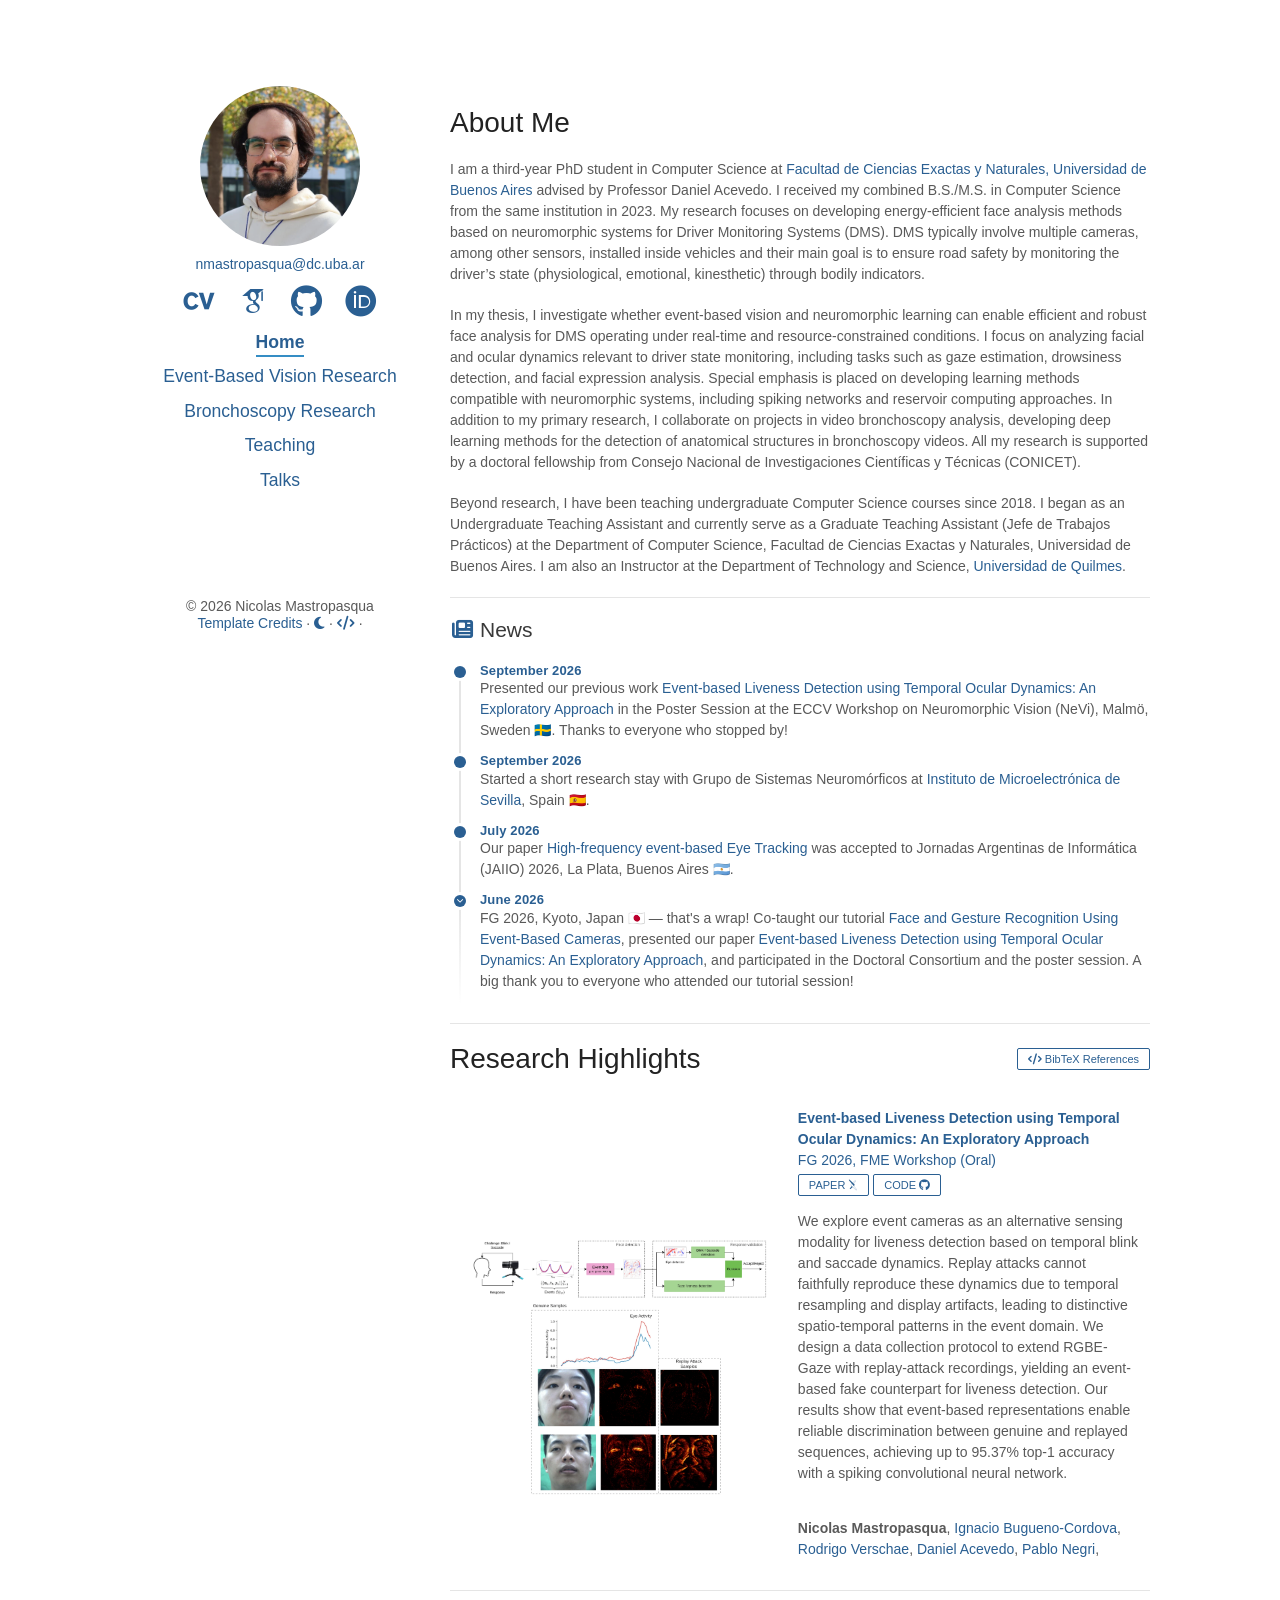
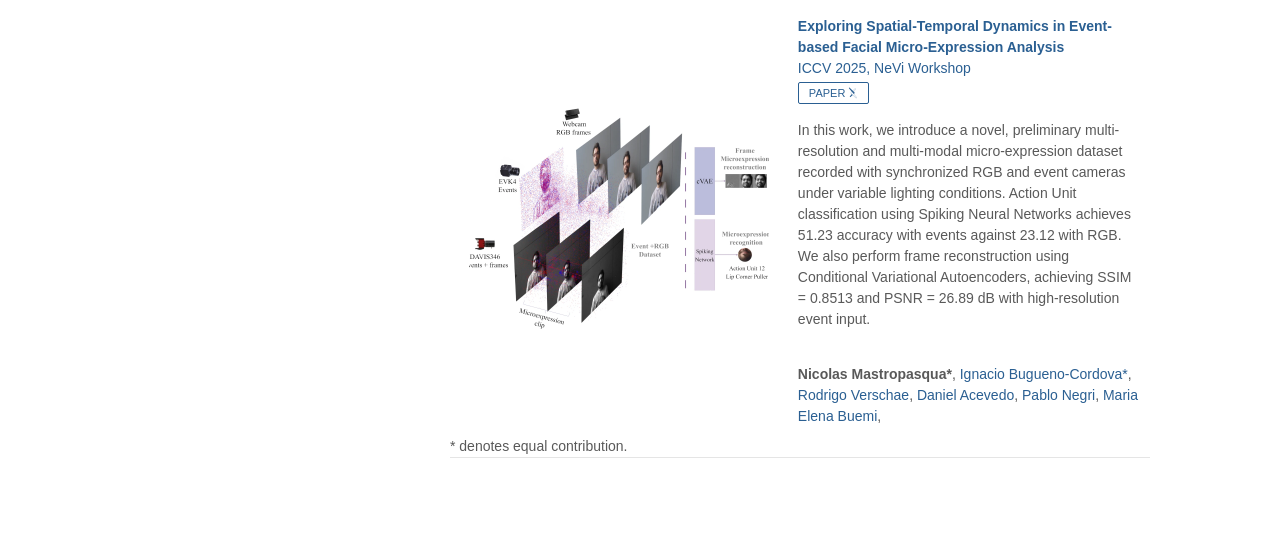
<file: index.html>
<!doctype html>
<html lang="en">

<head>
    <!-- Prevent flash of wrong theme -->
    <script>
        (function () {
            const theme = localStorage.getItem('theme-preference') || 'light';
            document.documentElement.setAttribute('data-theme', theme);
        })();
    </script>

    <meta charset="utf-8">
    <meta name="viewport" content="width=device-width">

    <meta name="description"
        content="Nicolas Mastropasqua is a PhD student in Computer Science at Facultad de Ciencias Exactas y Naturales, Universidad de Buenos Aires, advised by Professor Daniel Acevedo. His research focuses on on developing energy-efficient face analysis methods based on neuromorphic systems for Driver Monitoring Systems.">
    <meta name="keywords"
        content="Nicolas Mastropasqua, Nicolas Mastropasqua Event Cameras, Nicolas Mastropasqua Neuromorphic, Nicolas Mastropasqua Doctorado, Nicolas Mastropasqua PhD, Facultad de Ciencias Exactas y Naturales, Universidad de Buenos Aires, Daniel Acevedo, Action Unit recognition, Event-based Vision,  Microexpression recognition, Face analysis, Face Recognition, Driver Monitoring Systems, DMS, Event-based Face Analysis, Neuromorphic Cameras">
    <title>Nicolas Mastropasqua | CS PhD @ FCEyN, UBA</title>

    <!-- Favicon - dynamically updated by theme-switcher.js -->
    <link rel="icon" href="/static/icons/favicon.png?v=2026-09-12" type="image/png" sizes="32x32">
    <link rel="icon" href="/static/icons/favicon.ico?v=2026-09-12" sizes="any">

    <link rel="canonical" href="https://nicomastro.github.io/">
    <meta name="robots" content="index,follow">

    <meta property="og:type" content="website">
    <meta property="og:title" content="Nicolas Mastropasqua | CS PhD @ FCEyN, UBA">
    <meta property="og:description"
        content="Nicolas Mastropasqua is a PhD student in Computer Science at Facultad de Ciencias Exactas y Naturales, Universidad de Buenos Aires, advised by Professor Daniel Acevedo. His research focuses on on developing energy-efficient face analysis methods based on neuromorphic systems for Driver Monitoring Systems.">
    <meta property="og:url" content="https://nicomastro.github.io/">
    <meta property="og:image" content="https://nicomastro.github.io/static/images/Headshot_Square_Background.jpg">
    <meta property="og:site_name" content="Nicolas Mastropasqua">
    <meta property="og:locale" content="en_US">
    <script type="application/ld+json">
    {
        "@context": "https://schema.org",
        "@type": "Person",
        "@id": "https://nicomastro.github.io/#person",
        "name": "Nicolas Mastropasqua",
        "givenName": "Nicolas",
        "familyName": "Mastropasqua",
        "jobTitle": "PhD Student",
        "affiliation": {
            "@type": "CollegeOrUniversity",
            "name": "Facultad de Ciencias Exactas y Naturales, Universidad de Buenos Aires"
        },
        "url": "https://nicomastro.github.io",
        "image": "https://nicomastro.github.io/static/images/Headshot_Square_Background.jpg",
        "email": "mailto:nmastropasqua@dc.uba.ar",
        "identifier": {
            "@type": "PropertyValue",
            "propertyID": "ORCID",
            "value": "0009-0002-9337-8186"
        },
        "description": "Nicolas Mastropasqua is a PhD student in Computer Science at Facultad de Ciencias Exactas y Naturales, Universidad de Buenos Aires, advised by Professor Daniel Acevedo. His research focuses on developing energy-efficient face analysis methods based on neuromorphic systems for Driver Monitoring Systems.",
        "sameAs": [
            "https://scholar.google.com/citations?user=m-mTz2kAAAAJ&hl",
            "https://orcid.org/0009-0002-9337-8186",
            "https://www.researchgate.net/profile/Nicolas-Mastropasqua",
            "https://imagenesvision.github.io/LIV/miembros.html",
            "https://github.com/nicomastro"
        ],
        "mainEntityOfPage": {
            "@type": ["WebPage", "ProfilePage"],
            "@id": "https://nicomastro.github.io/"
        }
    }
    </script>

    <link rel="dns-prefetch" href="//cdnjs.cloudflare.com">
    <link rel="dns-prefetch" href="//www.googletagmanager.com">
    <link rel="preconnect" href="https://cdnjs.cloudflare.com" crossorigin>
    <link rel="preconnect" href="https://www.googletagmanager.com" crossorigin>
    <link rel="preconnect" href="https://api.github.com" crossorigin>
    <link rel="preconnect" href="https://api.semanticscholar.org" crossorigin>

    <link rel="stylesheet" href="/static/stylesheets/styles.css?v=2026-09-12">
    <link rel="stylesheet" href="/static/stylesheets/zoom_containers.css?v=2026-09-12">
    <link rel="stylesheet" href="https://cdnjs.cloudflare.com/ajax/libs/font-awesome/6.5.1/css/all.min.css">
    <link rel="stylesheet" href="/static/stylesheets/css/academicons.min.css?v=2026-09-12">
    <link rel="stylesheet" href="/static/stylesheets/icons.css?v=2026-09-12">

    <script defer src="/static/js/theme-switcher.js?v=2026-09-12"></script>
    <script defer src="/static/js/pdf-modal.js?v=2026-09-12"></script>
    <script defer src="/static/js/image-modal.js?v=2026-09-12"></script>
    <script defer src="/static/js/video_comparison.js?v=2026-09-12"></script>
    <script defer src="/static/js/zoom-containers.js?v=2026-09-12"></script>
    <script defer src="/static/js/semantic-scholar.js?v=2026-09-12"></script>
    <script defer src="/static/js/github-stars.js?v=2026-09-12"></script>
    <script defer src="/static/js/new-tabs.js?v=2026-09-12"></script>
    <script defer src="/static/js/news-toggle.js?v=2026-09-12"></script>
    <script defer src="/static/js/scroll-reveal.js?v=2026-09-12"></script>
    <script async src="https://www.googletagmanager.com/gtag/js?id=G-5MJTNBEPMB"></script>
    <script>
        window.dataLayer = window.dataLayer || [];
        function gtag() { dataLayer.push(arguments); }
        gtag('js', new Date());
        gtag('config', 'G-5MJTNBEPMB');
    </script>
</head>

    <body>
    <div class="wrapper">
        <!-- HEADER -->
        <div data-component="header" data-selected="home"></div>

        <section>
            <h1>About Me</h1>
            <p>
                I am a third-year PhD student in Computer Science at <a href="https://exactas.uba.ar/">Facultad de Ciencias Exactas y Naturales, Universidad de Buenos Aires</a> advised by Professor Daniel Acevedo. I received my combined B.S./M.S. in Computer Science from the same institution in 2023.
                My research focuses on developing energy-efficient face analysis methods based on neuromorphic systems for Driver Monitoring Systems (DMS). DMS typically involve multiple cameras, among other sensors, installed inside vehicles and their main goal is to ensure road safety by monitoring the driver’s state (physiological, emotional, kinesthetic) through bodily indicators.  </p>
            <p>
                In my thesis, I investigate whether event-based vision and neuromorphic learning can enable efficient and robust face analysis for DMS operating under real-time and resource-constrained conditions. I focus on analyzing facial and ocular dynamics relevant to driver state monitoring, including tasks such as gaze estimation, drowsiness detection, and facial expression analysis. Special emphasis is placed on developing learning methods compatible with neuromorphic systems, including spiking networks and reservoir computing approaches.
                In addition to my primary research, I collaborate on projects in video bronchoscopy analysis, developing deep learning methods for the detection of anatomical structures in bronchoscopy videos. All my research is supported by a doctoral fellowship from Consejo Nacional de Investigaciones Científicas y Técnicas (CONICET).
            </p>

            <p>
                Beyond research, I have been teaching undergraduate Computer Science courses since 2018. I began as an Undergraduate Teaching Assistant and currently serve as a Graduate Teaching Assistant (Jefe de Trabajos Prácticos) at the Department of Computer Science, Facultad de Ciencias Exactas y Naturales, Universidad de Buenos Aires. I am also an Instructor at the Department of Technology and Science, <a href="https://www.unq.edu.ar/">Universidad de Quilmes</a>.
            </p>
            <hr>

             <h2 class="news-heading"><span><i class="fa fa-newspaper"></i>News</span>
            </h2>
            <ul class="news-timeline">
                <li><time class="news-date" datetime="2026-06">September 2026</time> Presented our previous work <a href="/media/ECCV_2026_Small.pdf?v=2026-09-12">Event-based Liveness Detection using Temporal Ocular Dynamics: An Exploratory Approach</a> in the Poster Session at the ECCV Workshop on Neuromorphic Vision (NeVi), Malmö, Sweden 🇸🇪. Thanks to everyone who stopped by!
                <li><time class="news-date" datetime="2026-06">September 2026</time> Started a short research stay with Grupo de Sistemas Neuromórficos at <a href="http://www.imse-cnm.csic.es/">Instituto de Microelectrónica de Sevilla</a>, Spain 🇪🇸.
                <li><time class="news-date" datetime="2026-06">July 2026</time> Our paper <a href="https://55jaiio.sadio.org.ar/wp-content/uploads/2026/07/205.pdf">High-frequency event-based Eye Tracking</a> was accepted to Jornadas Argentinas de Informática (JAIIO) 2026, La Plata, Buenos Aires 🇦🇷.
                <li><time class="news-date" datetime="2026-06">June 2026</time> FG 2026, Kyoto, Japan 🇯🇵 — that's a wrap! Co-taught our tutorial <a href="https://rodrigo.verschae.org/fg2026/Event_FG_Tutorial/">Face and Gesture Recognition Using Event-Based Cameras</a>, presented our paper <a href="https://arxiv.org/abs/2604.26285">Event-based Liveness Detection using Temporal Ocular Dynamics: An Exploratory Approach</a>, and participated in the Doctoral Consortium and the poster session. A big thank you to everyone who attended our tutorial session!
                <li><time class="news-date" datetime="2025-12">December 2025</time> Presented our paper <a href="https://ieeexplore.ieee.org/abstract/document/11302823">Event-based facial microexpression analysis using Spiking Neural Networks</a> at ICRPS 2025, Viña del Mar, Chile 🇨🇱. Assisted at The Latin American Summer School on Robotics (LACORO) 2025 in Rancagua, Chile (got best PhD poster award!) and finished a short research stay at Universidad de O'Higgings.
                <li><time class="news-date" datetime="2025-11">November 2025</time> Presented at the Doctoral Symposium in IAPR/IEEE LATAM Summer School on Advanced Biometric Techniques 2025, Cancun, Mexico 🇲🇽
                <li><time class="news-date" datetime="2025-08">August 2025</time> Our paper <a href="https://openaccess.thecvf.com/content/ICCV2025W/NeVi/html/Mastropasqua_Exploring_spatial-temporal_dynamics_in_event-based_facial_micro-expression_analysis_ICCVW_2025_paper.html">Exploring spatial-temporal dynamics in event-based facial microexpression analysis</a> was accepted to ICCV 2025, NeVi Workshop, Honolulu, Hawaii 🇺🇸!
                            
               

              
            </ul>


            <br>
            <hr>
            <!-- RESEARCH HIGHLIGHTS -->
            <h1 style="display: flex; justify-content: space-between; align-items: center;">
                <span>Research Highlights</span>
                <a href="/bibtex/" id="open-bibtex-modal" class="button" style="font-size: 11px; margin: 0;"><i
                        class="fa fa-code"></i> BibTeX
                    References</a>
            </h1>
            <table style="margin-top:-12px;">
                <tbody>
                  
                    <tr class="highlight-row">
                        <!-- Teaser -->
                        <td style="text-align: center;">
                            <div class="image-container">
                                <a href="https://github.com/ev-latam/event-face-liveness.git">
                                    <picture>
                                        <source srcset="/media/FG_figure.webp" type="image/webp">
                                        <img class="image-thumbnail" src="/media/FG_figure.pdf?v=2026-09-12"
                                            alt="Teaser" loading="lazy" style="width:100%;height:auto;">
                                    </picture>
                                </a>
                            </div>
                            <div class="image-container">
                                <a href="https://github.com/ev-latam/event-face-liveness.git">
                                    <picture>
                                        <source srcset="/media/fg_cover.webp" type="image/webp">
                                        <img class="image-thumbnail" src="/media/fg_cover.webp"
                                            alt="Teaser" loading="lazy" style="width:70%;height:auto;">
                                    </picture>
                                </a>
                            </div>
                        </td>
                        <!-- TITLE AND INFO -->
                        <td>
                            <div id="indexWorkText">
                                <!-- Title + Link -->
                                <b><a href="https://github.com/ev-latam/event-face-liveness.git">Event-based Liveness Detection using Temporal Ocular Dynamics: An Exploratory Approach</a></b>
                                <br>
                                <a href="https://megc2026.github.io/workshop.html">FG 2026, FME Workshop (Oral)</a>
                                <br>
                                <a href="https://arxiv.org/pdf/2604.26285" class="button">PAPER <i
                                        class="ai ai-arxiv"></i><span id="cites-transfira"></span></a>
                                <a href="https://github.com/ev-latam/event-face-liveness.git" class="button">CODE <i
                                        class="fa-brands fa-github"></i></a>
                                <div class="spacer"></div>

                                <!-- Description -->
                                <p>
                                    We explore event cameras as an alternative sensing modality for liveness detection based on temporal blink and saccade dynamics. Replay attacks cannot faithfully reproduce these dynamics due to temporal resampling and display artifacts, leading to distinctive spatio-temporal patterns in the event domain.
                                    We design a data collection protocol to extend RGBE-Gaze with replay-attack recordings, yielding an event-based fake counterpart for liveness detection. Our results show that event-based representations enable reliable discrimination between genuine and replayed sequences, achieving up to 95.37% top-1 accuracy with a spiking convolutional neural network. 
                                </p>    

                                <div class="spacer"></div>

                                <!-- Collaborators -->
                                <strong>Nicolas Mastropasqua</strong>,
                                <a href="https://ibugueno.github.io/">Ignacio Bugueno-Cordova</a>,
                                <a href="https://rodrigo.verschae.org/">Rodrigo Verschae</a>,
                                <a href="https://scholar.google.com/citations?hl=es&user=1Yv2P6oAAAAJ">Daniel Acevedo</a>,
                                <a href="https://scholar.google.com/citations?user=bMnUgmcAAAAJ&hl">Pablo Negri</a>,                    
                            </div>
                        </td>
                    </tr>

                     <tr class="highlight-row">
                        <!-- Teaser -->
                        <td style="text-align: center;">
                            <div class="image-container">
                                <a href="https://github.com/ev-latam/event-face-liveness.git">
                                    <picture>
                                        <source srcset="/media/main_nevi.webp" type="image/webp">
                                        <img class="image-thumbnail" src="/media/main_nevi.webp"
                                            alt="Teaser" loading="lazy" style="width:100%;height:auto;">
                                    </picture>
                                </a>
                            </div>
                        </td>
                        <!-- TITLE AND INFO -->
                        <td>
                            <div id="indexWorkText">
                                <!-- Title + Link -->
                                <b><a href="https://github.com/ev-latam/event-face-liveness.git">Exploring Spatial-Temporal Dynamics in Event-based Facial Micro-Expression Analysis</a></b>
                                <br>
                                <a href="https://sites.google.com/view/nevi-2025/">ICCV 2025, NeVi Workshop</a>
                                <br>
                                <a href="https://arxiv.org/abs/2508.11988" class="button">PAPER <i
                                        class="ai ai-arxiv"></i></a>
                             
                                <div class="spacer"></div>

                                <!-- Description -->
                                <p>
                                    In this work, we introduce a novel, preliminary multi-resolution and multi-modal micro-expression dataset recorded with synchronized RGB and event cameras under variable lighting conditions. Action Unit classification using Spiking Neural Networks achieves 51.23 accuracy with events against 23.12 with RGB. We also perform frame reconstruction using Conditional Variational Autoencoders, achieving SSIM = 0.8513 and PSNR = 26.89 dB with high-resolution event input.
                                </p>    

                                <div class="spacer"></div>

                                <!-- Collaborators -->
                                <strong>Nicolas Mastropasqua*</strong>,
                                <a href="https://ibugueno.github.io/">Ignacio Bugueno-Cordova*</a>,
                                <a href="https://rodrigo.verschae.org/">Rodrigo Verschae</a>,
                                <a href="https://scholar.google.com/citations?hl=es&user=1Yv2P6oAAAAJ">Daniel Acevedo</a>,
                                <a href="https://scholar.google.com/citations?user=bMnUgmcAAAAJ&hl">Pablo Negri</a>, 
                                <a href="https://scholar.google.com/citations?user=RAmWudUAAAAJ&hl=es">Maria Elena Buemi</a>, 

                            </div>
                        </td>
                    </tr>


                </tbody>
            </table>

            <p style="margin-top: -3em; margin-bottom: 3em;">
                * denotes equal contribution.
            </p>

     

            <!-- RESEARCH HIGHLIGHTS -->
        
                </tbody>
            </table>
        </section>



        <!-- FOOTER -->
        <div data-component="footer"></div>
    </div>

    <!-- BIBTEX MODAL -->
    <div id="bibtex-modal" class="modal-overlay">
        <div class="modal-content">
            <div class="modal-header">
                <h2>BibTeX References</h2>
                <div class="modal-actions">
                    <button class="copy-code-btn" id="modal-copy-btn">
                        <i class="fa fa-copy"></i>
                        <span class="btn-text">Copy</span>
                    </button>
                    <button class="copy-code-btn" id="modal-download-btn">
                        <i class="fa fa-download"></i>
                        <span class="btn-text">Download</span>
                    </button>
                    <button class="close-modal-btn">
                        <i class="fa fa-times"></i>
                    </button>
                </div>
            </div>

            <div class="modal-bibtex-container">
                <pre class="bibtex-code" id="modal-bibtex-content">


@inproceedings{mastropasqua2026event,
title={Event-based Liveness Detection using Temporal Ocular Dynamics: An Exploratory Approach},
author={Mastropasqua, Nicolas and Bugueno-Cordova, Ignacio and Verschae, Rodrigo and Acevedo, Daniel and Negri, Pablo},
booktitle={2026 IEEE 20th International Conference on Automatic Face and Gesture Recognition (FG)},
pages={1--9},
year={2026},
organization={IEEE}
}

@inproceedings{mastropasqua2025exploring,
  title={Exploring spatial-temporal dynamics in event-based facial micro-expression analysis},
  author={Mastropasqua, Nicolas and Bugueno-Cordova, Ignacio and Verschae, Rodrigo and Acevedo, Daniel and Negri, Pablo and Buemi, Maria Elena},
  booktitle={Proceedings of the IEEE/CVF International Conference on Computer Vision},
  pages={4723--4732},
  year={2025}
}
</pre>
            </div>
        </div>
    </div>

    <!-- Load modal script -->
    <script src="/static/js/bibtex-modal.js?v=2026-09-12"></script>

    <!-- Load components immediately for faster rendering -->
    <script src="/static/js/components.js?v=2026-09-12"></script>
</body>

</html>
</file>
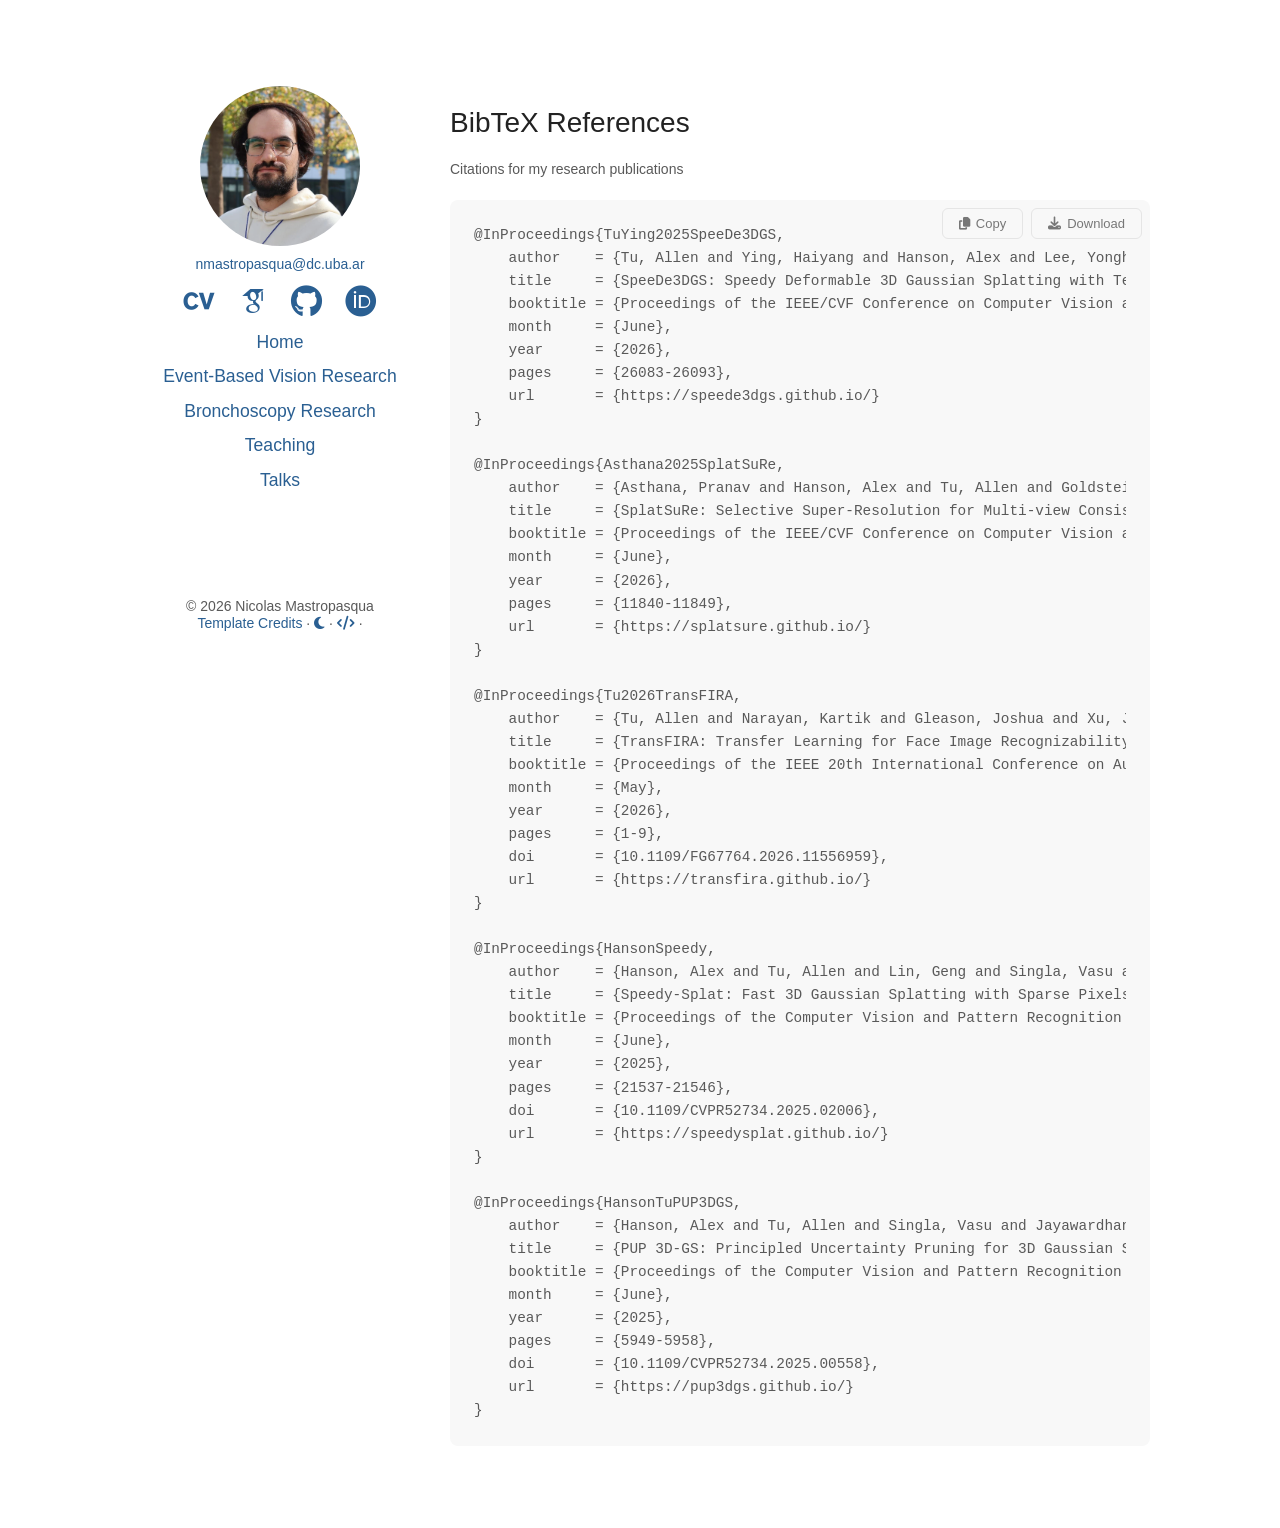
<file: bibtex/index.html>
<!doctype html>
<html lang="en">

<head>
    <!-- Prevent flash of wrong theme -->
    <script>
        (function () {
            const theme = localStorage.getItem('theme-preference') || 'light';
            document.documentElement.setAttribute('data-theme', theme);
        })();
    </script>

    <meta charset="utf-8">
    <meta name="viewport" content="width=device-width">

    <meta name="description" content="BibTeX citations for Nicolas Mastropasqua's research publications">
    <meta name="keywords"
        content="Nicolas Mastropasqua, BibTeX, Citations, Research Publications, Computer Vision, Event Based Vision, Event Cameras">
    <title>BibTeX References - Nicolas Mastropasqua</title>

    <!-- Favicon -->
    <link rel="icon" href="/static/icons/favicon.png?v=2026-09-12" type="image/png" sizes="32x32">
    <link rel="icon" href="/static/icons/favicon.ico?v=2026-09-12" sizes="any">
    <link rel="apple-touch-icon" href="/static/icons/favicon.png?v=2026-09-12">
    <link rel="canonical" href="https://tuallen.github.io/bibtex/">
    <meta name="robots" content="index,follow">

    <meta property="og:type" content="website">
    <meta property="og:title" content="BibTeX References - Allen Tu">
    <meta property="og:description" content="BibTeX citations for Allen Tu's research publications">
    <meta property="og:url" content="https://tuallen.github.io/bibtex/">
    <meta property="og:image" content="https://tuallen.github.io/static/images/Headshot_Square_Background.jpg">
    <meta property="og:site_name" content="Allen Tu">
    <meta property="og:locale" content="en_US">
    <meta name="twitter:url" content="https://tuallen.github.io/bibtex/">
    <meta name="twitter:site" content="@tuallen_">
    <meta name="twitter:domain" content="tuallen.github.io">
    <meta name="twitter:creator" content="@tuallen_">
    <meta name="twitter:card" content="summary_large_image">
    <meta name="twitter:title" content="BibTeX References - Allen Tu">
    <meta name="twitter:description" content="BibTeX citations for Allen Tu's research publications">
    <meta name="twitter:image" content="https://tuallen.github.io/static/images/Headshot_Square_Background.jpg">
    <meta name="twitter:image:alt" content="Portrait of Allen Tu">

    <script type="application/ld+json">
    {
        "@context": "https://schema.org",
        "@type": "CollectionPage",
        "name": "BibTeX References - Allen Tu",
        "description": "BibTeX citations for Allen Tu's research publications in computer vision, 3D reconstruction, and machine learning",
        "url": "https://tuallen.github.io/bibtex/",
        "author": {
            "@type": "Person",
            "@id": "https://tuallen.github.io/#person",
            "name": "Allen Tu",
            "url": "https://tuallen.github.io"
        },
        "mainEntity": {
            "@type": "ItemList",
            "name": "Research Publications",
            "description": "Collection of BibTeX citations for scholarly articles",
            "itemListElement": [
                {
                    "@type": "ScholarlyArticle",
                    "name": "PUP 3D-GS: Principled Uncertainty Pruning for 3D Gaussian Splatting",
                    "url": "https://pup3dgs.github.io/"
                },
                {
                    "@type": "ScholarlyArticle",
                    "name": "Speedy-Splat: Fast 3D Gaussian Splatting with Sparse Pixels and Sparse Primitives",
                    "url": "https://speedysplat.github.io/"
                },
                {
                    "@type": "ScholarlyArticle",
                    "name": "SpeeDe3DGS: Speedy Deformable 3D Gaussian Splatting with Temporal Pruning and Motion Grouping",
                    "url": "https://speede3dgs.github.io/"
                },
                {
                    "@type": "ScholarlyArticle",
                    "name": "TransFIRA: Transfer Learning for Face Image Recognizability Assessment",
                    "url": "https://transfira.github.io/"
                },
                {
                    "@type": "ScholarlyArticle",
                    "name": "SplatSuRe: Selective Super-Resolution for Multi-view Consistent 3D Gaussian Splatting",
                    "url": "https://splatsure.github.io/"
                }
            ]
        },
        "breadcrumb": {
            "@type": "BreadcrumbList",
            "itemListElement": [
                {
                    "@type": "ListItem",
                    "position": 1,
                    "name": "Home",
                    "item": "https://tuallen.github.io/"
                },
                {
                    "@type": "ListItem",
                    "position": 2,
                    "name": "BibTeX References",
                    "item": "https://tuallen.github.io/bibtex/"
                }
            ]
        }
    }
    </script>

    <link rel="dns-prefetch" href="//cdnjs.cloudflare.com">
    <link rel="dns-prefetch" href="//www.googletagmanager.com">
    <link rel="preconnect" href="https://cdnjs.cloudflare.com" crossorigin>
    <link rel="preconnect" href="https://www.googletagmanager.com" crossorigin>

    <link rel="stylesheet" href="/static/stylesheets/styles.css?v=2026-09-12">
    <link rel="stylesheet" href="https://cdnjs.cloudflare.com/ajax/libs/font-awesome/6.5.1/css/all.min.css">
    <link rel="stylesheet" href="/static/stylesheets/css/academicons.min.css?v=2026-09-12">
    <link rel="stylesheet" href="/static/stylesheets/icons.css?v=2026-09-12">

    <script defer src="/static/js/theme-switcher.js?v=2026-09-12"></script>
    <script defer src="/static/js/pdf-modal.js?v=2026-09-12"></script>
    <script defer src="/static/js/new-tabs.js?v=2026-09-12"></script>
    <script defer src="/static/js/bibtex.js?v=2026-09-12"></script>
    <script async src="https://www.googletagmanager.com/gtag/js?id=G-5MJTNBEPMB"></script>
    <script>
        window.dataLayer = window.dataLayer || [];
        function gtag() { dataLayer.push(arguments); }
        gtag('js', new Date());
        gtag('config', 'G-5MJTNBEPMB');
    </script>
</head>

<body>
    <div class="wrapper">
        <!-- HEADER -->
        <div data-component="header"></div>

        <section>
            <h1>BibTeX References</h1>
            <p>Citations for my research publications</p>

            <div class="bibtex-container">
                <div style="position: absolute; top: 0.5rem; right: 0.5rem; display: flex; gap: 0.5rem; z-index: 10;">
                    <button class="copy-code-btn" id="copy-btn">
                        <i class="fa fa-copy"></i>
                        <span class="btn-text">Copy</span>
                    </button>
                    <button class="copy-code-btn" id="download-btn">
                        <i class="fa fa-download"></i>
                        <span class="btn-text">Download</span>
                    </button>
                </div>
                <pre class="bibtex-code" id="bibtex-content">@InProceedings{TuYing2025SpeeDe3DGS,
    author    = {Tu, Allen and Ying, Haiyang and Hanson, Alex and Lee, Yonghan and Goldstein, Tom and Zwicker, Matthias},
    title     = {SpeeDe3DGS: Speedy Deformable 3D Gaussian Splatting with Temporal Pruning and Motion Grouping},
    booktitle = {Proceedings of the IEEE/CVF Conference on Computer Vision and Pattern Recognition (CVPR)},
    month     = {June},
    year      = {2026},
    pages     = {26083-26093},
    url       = {https://speede3dgs.github.io/}
}

@InProceedings{Asthana2025SplatSuRe,
    author    = {Asthana, Pranav and Hanson, Alex and Tu, Allen and Goldstein, Tom and Zwicker, Matthias and Varshney, Amitabh},
    title     = {SplatSuRe: Selective Super-Resolution for Multi-view Consistent 3D Gaussian Splatting},
    booktitle = {Proceedings of the IEEE/CVF Conference on Computer Vision and Pattern Recognition (CVPR)},
    month     = {June},
    year      = {2026},
    pages     = {11840-11849},
    url       = {https://splatsure.github.io/}
}

@InProceedings{Tu2026TransFIRA,
    author    = {Tu, Allen and Narayan, Kartik and Gleason, Joshua and Xu, Jennifer and Meyn, Matthew and Goldstein, Tom and Patel, Vishal M.},
    title     = {TransFIRA: Transfer Learning for Face Image Recognizability Assessment},
    booktitle = {Proceedings of the IEEE 20th International Conference on Automatic Face and Gesture Recognition (FG)},
    month     = {May},
    year      = {2026},
    pages     = {1-9},
    doi       = {10.1109/FG67764.2026.11556959},
    url       = {https://transfira.github.io/}
}

@InProceedings{HansonSpeedy,
    author    = {Hanson, Alex and Tu, Allen and Lin, Geng and Singla, Vasu and Zwicker, Matthias and Goldstein, Tom},
    title     = {Speedy-Splat: Fast 3D Gaussian Splatting with Sparse Pixels and Sparse Primitives},
    booktitle = {Proceedings of the Computer Vision and Pattern Recognition Conference (CVPR)},
    month     = {June},
    year      = {2025},
    pages     = {21537-21546},
    doi       = {10.1109/CVPR52734.2025.02006},
    url       = {https://speedysplat.github.io/}
}

@InProceedings{HansonTuPUP3DGS,
    author    = {Hanson, Alex and Tu, Allen and Singla, Vasu and Jayawardhana, Mayuka and Zwicker, Matthias and Goldstein, Tom},
    title     = {PUP 3D-GS: Principled Uncertainty Pruning for 3D Gaussian Splatting},
    booktitle = {Proceedings of the Computer Vision and Pattern Recognition Conference (CVPR)},
    month     = {June},
    year      = {2025},
    pages     = {5949-5958},
    doi       = {10.1109/CVPR52734.2025.00558},
    url       = {https://pup3dgs.github.io/}
}</pre>
            </div>

        </section>

        <!-- FOOTER -->
        <div data-component="footer"></div>
    </div>

    <!-- Load components immediately for faster rendering -->
    <script src="/static/js/components.js?v=2026-09-12"></script>
</body>

</html>
</file>
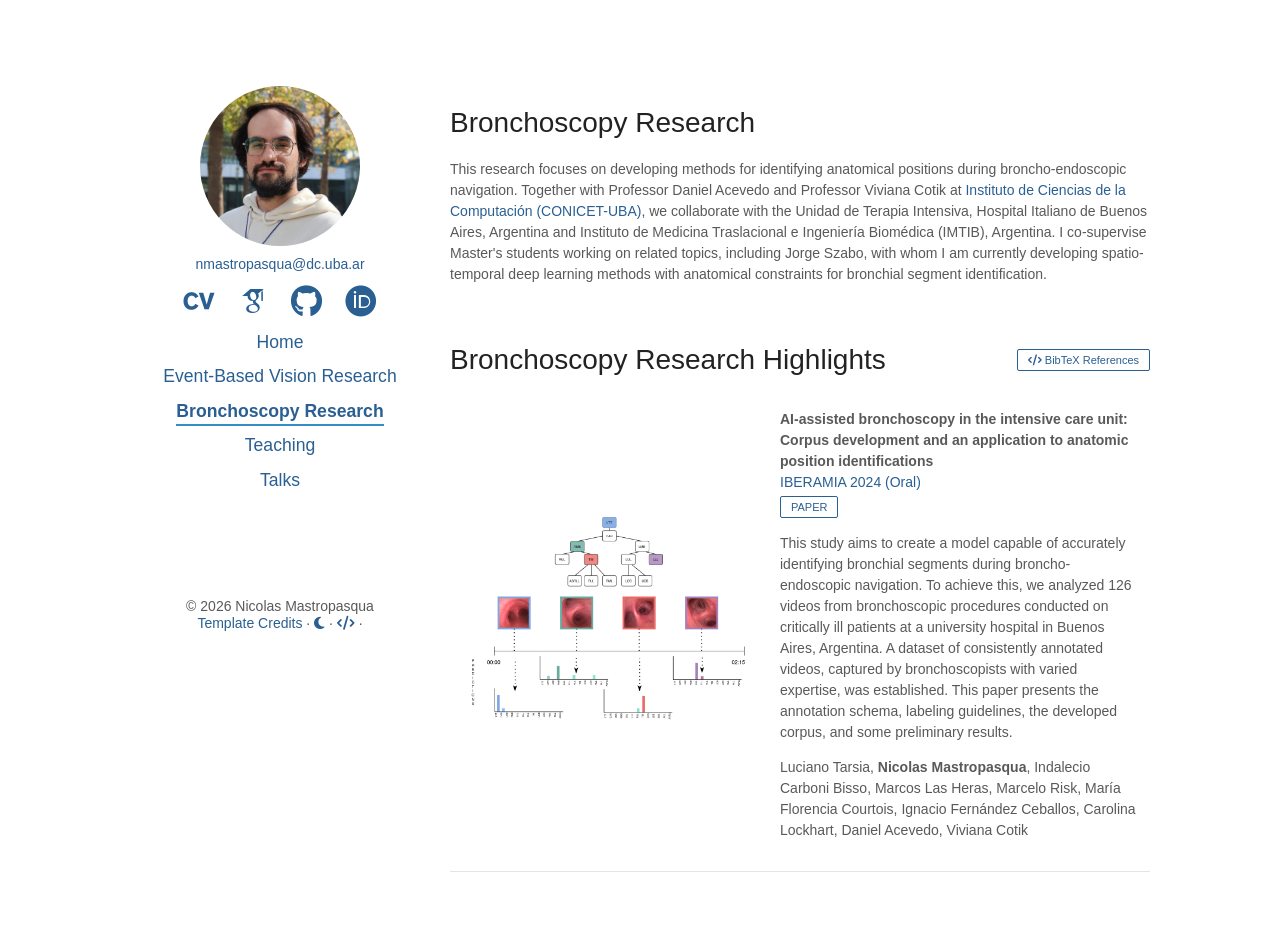
<file: broncho/index.html>
<!doctype html>
<html lang="en">

<head>
    <!-- Prevent flash of wrong theme -->
    <script>
        (function () {
            const theme = localStorage.getItem('theme-preference') || 'light';
            document.documentElement.setAttribute('data-theme', theme);
        })();
    </script>

    <meta charset="utf-8">
    <meta name="viewport" content="width=device-width">

    <meta name="description"
        content="Bronchoscopy research by Nicolas Mastropasqua: Bronchoscopy, endoscopy, and medical imaging.">
    <meta name="keywords"
        content="Nicolas Mastropasqua, Bronchoscopy, Endoscopy, Medical Imaging">
    <title>Nicolas Mastropasqua | Bronchoscopy Research</title>

    <!-- Favicon -->
    <link rel="icon" href="/static/icons/favicon.png?v=2026-09-12" type="image/png" sizes="32x32">
    <link rel="icon" href="/static/icons/favicon.ico?v=2026-09-12" sizes="any">
    <link rel="apple-touch-icon" href="/static/icons/favicon.png?v=2026-09-12">
    <link rel="canonical" href="https://nicomastro.github.io/broncho/">
    <meta name="robots" content="index,follow">

    <meta property="og:type" content="website">
    <meta property="og:title" content="Nicolas Mastropasqua | Bronchoscopy Research">
    <meta property="og:description"
        content="Bronchoscopy research by Nicolas Mastropasqua: Bronchoscopy, endoscopy, and medical imaging.">
    <meta property="og:url" content="https://nicomastro.github.io/broncho/">
    <meta property="og:image" content="https://nicomastro.github.io/static/images/Headshot_Square_Background.jpg">
    <meta property="og:site_name" content="Nicolas Mastropasqua | Bronchoscopy Research">
    <meta property="og:locale" content="en_US">

    <script type="application/ld+json">
    {
        "@context": "https://schema.org",
        "@type": "WebPage",
        "@id": "https://nicomastro.github.io/broncho/",
        "url": "https://nicomastro.github.io/broncho/",
        "name": "Nicolas Mastropasqua | Bronchoscopy Research",
        "description": "Bronchoscopy research by Nicolas Mastropasqua: Bronchoscopy, endoscopy, and medical imaging.",
        "image": "https://nicomastro.github.io/static/images/Headshot_Square_Background.jpg",
        "about": { "@id": "https://nicomastro.github.io/#person" },
        "isPartOf": { "@id": "https://nicomastro.github.io/" }
    }
    </script>

    <link rel="dns-prefetch" href="//cdnjs.cloudflare.com">
    <link rel="dns-prefetch" href="//www.googletagmanager.com">
    <link rel="preconnect" href="https://cdnjs.cloudflare.com" crossorigin>
    <link rel="preconnect" href="https://www.googletagmanager.com" crossorigin>
    <link rel="preconnect" href="https://api.github.com" crossorigin>
    <link rel="preconnect" href="https://api.semanticscholar.org" crossorigin>

    <link rel="stylesheet" href="/static/stylesheets/styles.css?v=2026-09-12">
    <link rel="stylesheet" href="/static/stylesheets/zoom_containers.css?v=2026-09-12">
    <link rel="stylesheet" href="/static/stylesheets/css/academicons.min.css?v=2026-09-12">
    <link rel="stylesheet" href="/static/stylesheets/icons.css?v=2026-09-12">
    <link rel="stylesheet" href="https://cdnjs.cloudflare.com/ajax/libs/font-awesome/6.5.1/css/all.min.css">

    <script defer src="/static/js/theme-switcher.js?v=2026-09-12"></script>
    <script defer src="/static/js/pdf-modal.js?v=2026-09-12"></script>
    <script defer src="/static/js/image-modal.js?v=2026-09-12"></script>
    <script defer src="/static/js/github-stars.js?v=2026-09-12"></script>
    <script defer src="/static/js/semantic-scholar.js?v=2026-09-12"></script>
    <script defer src="/static/js/new-tabs.js?v=2026-09-12"></script>
    <script async src="https://www.googletagmanager.com/gtag/js?id=G-5MJTNBEPMB"></script>
    <script>
        window.dataLayer = window.dataLayer || [];
        function gtag() { dataLayer.push(arguments); }
        gtag('js', new Date());
        gtag('config', 'G-5MJTNBEPMB');
    </script>
</head>

<body>
    <div class="wrapper">
        <!-- HEADER -->
        <div data-component="header" data-selected="broncho"></div>

        <section>
            <!-- INTRODUCTION -->
            <h1>Bronchoscopy Research</h1>
            <p>
            This research focuses on developing methods for identifying anatomical positions during broncho-endoscopic navigation.
            Together with Professor Daniel Acevedo and Professor Viviana Cotik at <a href="https://icc.fcen.uba.ar/">Instituto de Ciencias de la Computación (CONICET-UBA)</a>, we collaborate with the Unidad de Terapia Intensiva, Hospital Italiano de Buenos Aires, Argentina and Instituto de Medicina Traslacional e Ingeniería Biomédica (IMTIB), Argentina. 
            I co-supervise Master's students working on related topics, including Jorge Szabo, with whom I am currently developing spatio-temporal deep learning methods with anatomical constraints for bronchial segment identification.

            </p>
         
            

            <div class="gap-lg"></div>

            <!-- RESEARCH HIGHLIGHTS -->
            <h1 style="display: flex; justify-content: space-between; align-items: center;">
                <span>Bronchoscopy Research Highlights</span>
                <a href="/bibtex/" id="open-bibtex-modal" class="button" style="font-size: 11px; margin: 0;"><i
                        class="fa fa-code"></i> BibTeX
                    References</a>
            </h1>
            <table style="margin-top:-12px;">
                <tbody>
                    <tr class="highlight-row">
                        <!-- Teaser -->
                        <td style="text-align: center;">
                            <div class="image-container">
                             
                                    <picture>
                                        <source srcset="/media/broncho_diagram.png" type="image/webp">
                                        <img class="image-thumbnail" src="/media/broncho_diagram.png?v=2026-09-12"
                                            alt="Teaser" loading="lazy" style="width:100%;height:auto;">
                                    </picture>
                    
                            </div>
                        </td>

                        <!-- TITLE AND INFO -->
                        <td>
                            <div id="indexWorkText">
                                <!-- Title + Link -->
                                <b>AI-assisted bronchoscopy in the intensive care unit: Corpus development and an application to anatomic position identifications</b>
                                <br>
                                <a href="https://www.iberamia.org/iberamia/conferencias-iberamia/">IBERAMIA 2024 (Oral)</a>
                                <br>
                                <a href="https://link.springer.com/chapter/10.1007/978-3-031-80366-6_12" class="button">PAPER </a>
                                <div class="spacer"></div>

                                <!-- Description -->
                                This study aims to create a model capable of accurately identifying bronchial segments during broncho-endoscopic navigation. To achieve this, we analyzed 126 videos from bronchoscopic procedures conducted on critically ill patients at a university hospital in Buenos Aires, Argentina. 
                                A dataset of consistently annotated videos, captured by bronchoscopists with varied expertise, was established. This paper presents the annotation schema, labeling guidelines, the developed corpus, and some preliminary results.
                                <div class="spacer"></div>

                                <!-- Collaborators -->
                                Luciano Tarsia,
                                <strong>Nicolas Mastropasqua</strong>,
                                Indalecio Carboni Bisso,
                                Marcos Las Heras,
                                Marcelo Risk,
                                María Florencia Courtois,
                                Ignacio Fernández Ceballos,
                                Carolina Lockhart,
                                Daniel Acevedo,
                                Viviana Cotik
                            

                            </div>
                        </td>
                    </tr>

              
                </tbody>
            </table>

            
        </section>

        <!-- FOOTER -->
        <div data-component="footer"></div>
    </div>

    <!-- BIBTEX MODAL -->
    <div id="bibtex-modal" class="modal-overlay">
        <div class="modal-content">
            <div class="modal-header">
                <h2>BibTeX References</h2>
                <div class="modal-actions">
                    <button class="copy-code-btn" id="modal-copy-btn">
                        <i class="fa fa-copy"></i>
                        <span class="btn-text">Copy</span>
                    </button>
                    <button class="copy-code-btn" id="modal-download-btn">
                        <i class="fa fa-download"></i>
                        <span class="btn-text">Download</span>
                    </button>
                    <button class="close-modal-btn">
                        <i class="fa fa-times"></i>
                    </button>
                </div>
            </div>

            <div class="modal-bibtex-container">
                <pre class="bibtex-code" id="modal-bibtex-content">
@inproceedings{tarsia2024ai,
  title={AI-Assisted Bronchoscopy in the Intensive Care Unit: Corpus Development and an Application to Anatomic Position Identification},
  author={Tarsia, Luciano and Mastropasqua, Nicolas and Bisso, Indalecio Carboni and Heras, Marcos Las and Burgos, Valeria and Risk, Marcelo and Courtois, Mar{\'\i}a Florencia and Ceballos, Ignacio Fern{\'a}ndez and Lockhart, Carolina and Acevedo, Daniel and others},
  booktitle={Ibero-American Conference on Artificial Intelligence},
  pages={132--144},
  year={2024},
  organization={Springer}
}


                </pre>
            </div>
        </div>
    </div>

    <!-- Load modal script -->
    <script src="/static/js/bibtex-modal.js?v=2026-09-12"></script>

    <!-- Load components immediately for faster rendering -->
    <script src="/static/js/components.js?v=2026-09-12"></script>
</body>

</html>
</file>
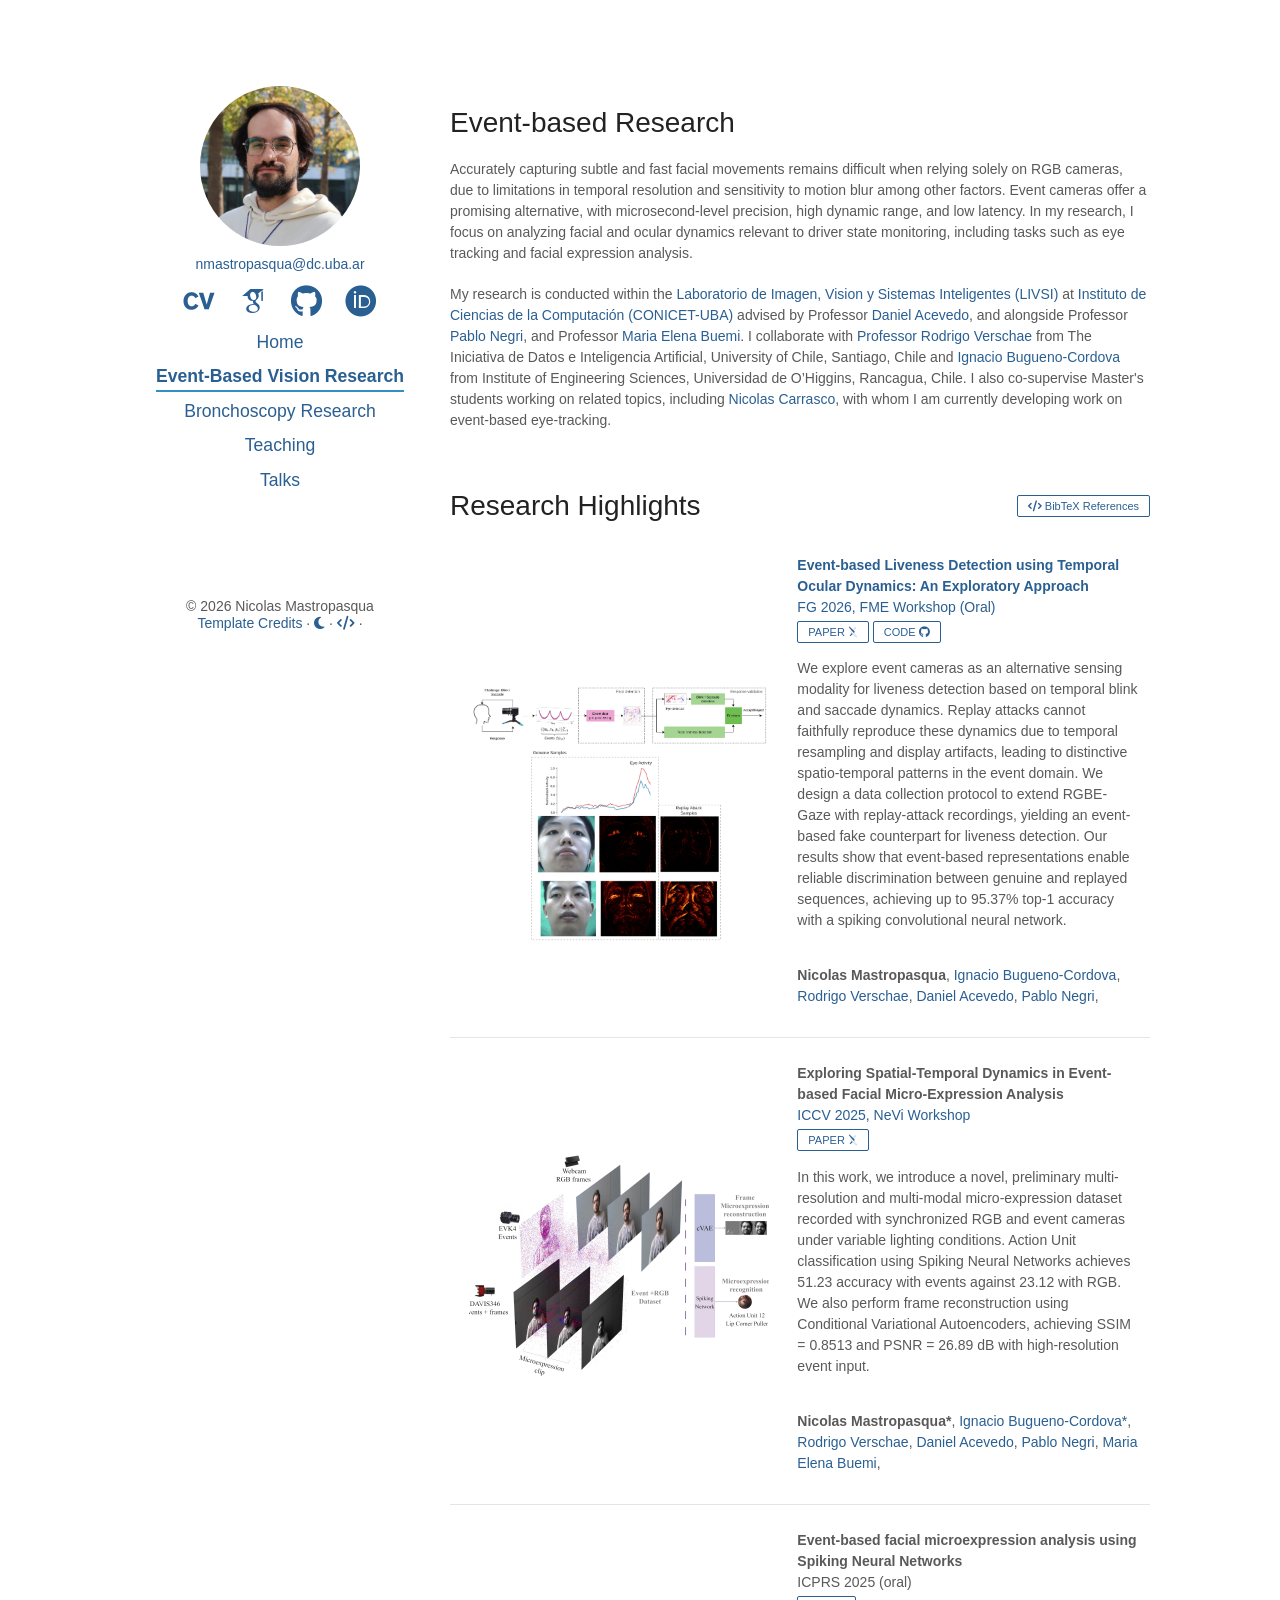
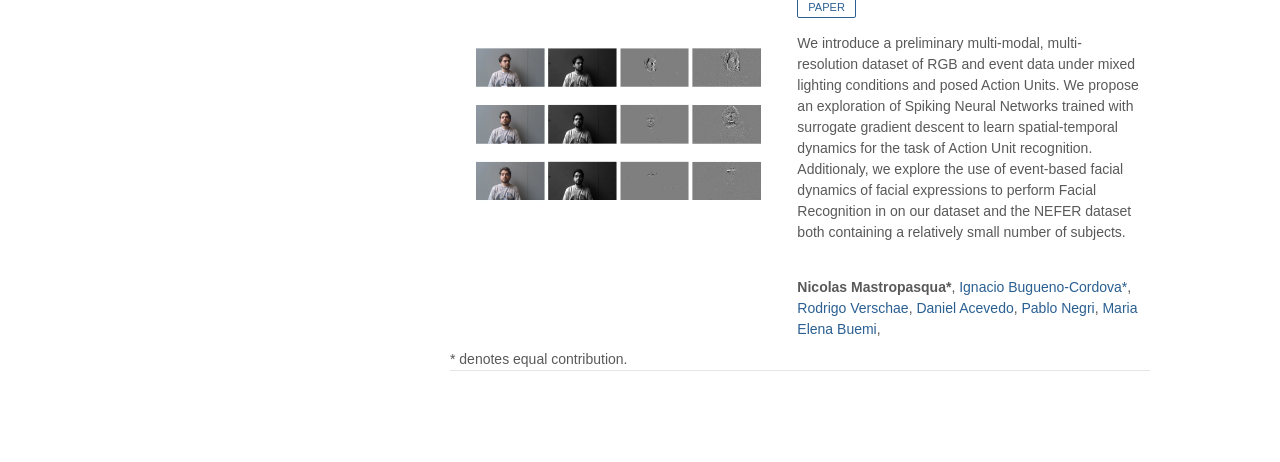
<file: events/index.html>
<!doctype html>
<html lang="en">

<head>
    <!-- Prevent flash of wrong theme -->
    <script>
        (function () {
            const theme = localStorage.getItem('theme-preference') || 'light';
            document.documentElement.setAttribute('data-theme', theme);
        })();
    </script>

    <meta charset="utf-8">
    <meta name="viewport" content="width=device-width">

    <meta name="description"
        content="Event based vision by Nicolas Mastropasqua: Microexpression detection, liveness detection, and facial analysis using event-based cameras.">
    <meta name="keywords"
        content="Nicolas Mastropasqua Event Cameras, Nicolas Mastropasqua Neuromorphic, Nicolas Mastropasqua Doctorado, Nicolas Mastropasqua PhD, Facultad de Ciencias Exactas y Naturales, Universidad de Buenos Aires, Daniel Acevedo, Action Unit recognition, Event-based Vision,  Microexpression recognition, Face analysis, Face Recognition, Driver Monitoring Systems, DMS, Event-based Face Analysis, Neuromorphic Cameras">
    <title>Nicolas Mastropasqua | Event-based Vision</title>

    <!-- Favicon -->
    <link rel="icon" href="/static/icons/favicon.png?v=2026-09-12" type="image/png" sizes="32x32">
    <link rel="icon" href="/static/icons/favicon.ico?v=2026-09-12" sizes="any">
    <link rel="apple-touch-icon" href="/static/icons/favicon.png?v=2026-09-12">
    <link rel="canonical" href="https://nicomastro.github.io/events/">
    <meta name="robots" content="index,follow">

    <meta property="og:type" content="website">
    <meta property="og:title" content="Nicolas Mastropasqua | Event-based Vision">
    <meta property="og:description"
        content="Event-based vision by Nicolas Mastropasqua: Microexpression detection, liveness detection, and facial analysis using event-based cameras.">
    <meta property="og:url" content="https://nicomastro.github.io/events/">
    <meta property="og:image" content="https://nicomastro.github.io/static/images/Headshot_Square_Background.jpg">
    <meta property="og:site_name" content="Nicolas Mastropasqua | Event-based Vision">
    <meta property="og:locale" content="en_US">

    <script type="application/ld+json">
    {
        "@context": "https://schema.org",
        "@type": "WebPage",
        "@id": "https://nicomastro.github.io/events/",
        "url": "https://nicomastro.github.io/events/",
        "name": "Nicolas Mastropasqua | Event-based Vision",
        "description": "Event-based vision by Nicolas Mastropasqua: Microexpression detection, liveness detection, and facial analysis using event-based cameras.",
        "image": "https://nicomastro.github.io/static/images/Headshot_Square_Background.jpg",
        "about": { "@id": "https://nicomastro.github.io/#person" },
        "isPartOf": { "@id": "https://nicomastro.github.io/" }
    }
    </script>

    <link rel="dns-prefetch" href="//cdnjs.cloudflare.com">
    <link rel="dns-prefetch" href="//www.googletagmanager.com">
    <link rel="preconnect" href="https://cdnjs.cloudflare.com" crossorigin>
    <link rel="preconnect" href="https://www.googletagmanager.com" crossorigin>
    <link rel="preconnect" href="https://api.github.com" crossorigin>
    <link rel="preconnect" href="https://api.semanticscholar.org" crossorigin>

    <link rel="stylesheet" href="/static/stylesheets/styles.css?v=2026-09-12">
    <link rel="stylesheet" href="/static/stylesheets/zoom_containers.css?v=2026-09-12">
    <link rel="stylesheet" href="/static/stylesheets/css/academicons.min.css?v=2026-09-12">
    <link rel="stylesheet" href="/static/stylesheets/icons.css?v=2026-09-12">
    <link rel="stylesheet" href="https://cdnjs.cloudflare.com/ajax/libs/font-awesome/6.5.1/css/all.min.css">

    <script defer src="/static/js/theme-switcher.js?v=2026-09-12"></script>
    <script defer src="/static/js/pdf-modal.js?v=2026-09-12"></script>
    <script defer src="/static/js/image-modal.js?v=2026-09-12"></script>
    <script defer src="/static/js/video_comparison.js?v=2026-09-12"></script>
    <script defer src="/static/js/zoom-containers.js?v=2026-09-12"></script>
    <script defer src="/static/js/github-stars.js?v=2026-09-12"></script>
    <script defer src="/static/js/semantic-scholar.js?v=2026-09-12"></script>
    <script defer src="/static/js/new-tabs.js?v=2026-09-12"></script>
    <script async src="https://www.googletagmanager.com/gtag/js?id=G-5MJTNBEPMB"></script>
    <script>
        window.dataLayer = window.dataLayer || [];
        function gtag() { dataLayer.push(arguments); }
        gtag('js', new Date());
        gtag('config', 'G-5MJTNBEPMB');
    </script>
</head>

<body>
    <div class="wrapper">
        <!-- HEADER -->
        <div data-component="header" data-selected="events"></div>

        <section>
            <!-- INTRODUCTION -->
            <h1>Event-based Research</h1>
            <p>
                Accurately capturing subtle and fast facial movements remains difficult when relying solely on RGB cameras, due to limitations in temporal resolution and sensitivity to motion blur among other factors. 
                Event cameras offer a promising alternative, with microsecond-level precision, high dynamic range, and low latency.
                In my research, I focus on analyzing facial and ocular dynamics relevant to driver state monitoring, including tasks such as eye tracking and facial expression analysis.
                
            </p>
         
            <p>
                 
                                
                                
                My research is conducted within the <a href="https://imagenesvision.github.io/LIV/">Laboratorio de Imagen, Vision y Sistemas Inteligentes (LIVSI)</a> at <a href="https://icc.fcen.uba.ar/">Instituto de Ciencias de la Computación (CONICET-UBA)</a> advised by Professor <a href="https://scholar.google.com/citations?hl=es&user=1Yv2P6oAAAAJ">Daniel Acevedo</a>, and alongside Professor <a href="https://scholar.google.com/citations?user=bMnUgmcAAAAJ&hl">Pablo Negri</a>, and Professor <a href="https://scholar.google.com/citations?user=RAmWudUAAAAJ&hl=es">Maria Elena Buemi</a>. 
                I collaborate with <a href="https://rodrigo.verschae.org/">Professor Rodrigo Verschae</a> from The Iniciativa de Datos e Inteligencia Artificial, University of Chile, Santiago, Chile and  <a href="https://ibugueno.github.io/">Ignacio Bugueno-Cordova</a> from Institute of Engineering Sciences, Universidad de O’Higgins, Rancagua, Chile. I also co-supervise Master's students working on related topics, including <a href="https://ancarrasco.github.io/">Nicolas Carrasco</a>, with whom I am currently developing work on event-based eye-tracking.

            </p>

            <div class="gap-lg"></div>

            <!-- RESEARCH HIGHLIGHTS -->
            <h1 style="display: flex; justify-content: space-between; align-items: center;">
                <span>Research Highlights</span>
                <a href="/bibtex/" id="open-bibtex-modal" class="button" style="font-size: 11px; margin: 0;"><i
                        class="fa fa-code"></i> BibTeX
                    References</a>
            </h1>
            <table style="margin-top:-12px;">
                <tbody>
                  
                    <tr class="highlight-row">
                        <!-- Teaser -->
                        <td style="text-align: center;">
                            <div class="image-container">
                                <a href="https://github.com/ev-latam/event-face-liveness.git">
                                    <picture>
                                        <source srcset="/media/FG_figure.webp" type="image/webp">
                                        <img class="image-thumbnail" src="/media/FG_figure.pdf?v=2026-09-12"
                                            alt="Teaser" loading="lazy" style="width:100%;height:auto;">
                                    </picture>
                                </a>
                            </div>
                            <div class="image-container">
                                <a href="https://github.com/ev-latam/event-face-liveness.git">
                                    <picture>
                                        <source srcset="/media/fg_cover.webp" type="image/webp">
                                        <img class="image-thumbnail" src="/media/fg_cover.webp"
                                            alt="Teaser" loading="lazy" style="width:70%;height:auto;">
                                    </picture>
                                </a>
                            </div>
                        </td>
                        <!-- TITLE AND INFO -->
                        <td>
                            <div id="indexWorkText">
                                <!-- Title + Link -->
                                <b><a href="https://github.com/ev-latam/event-face-liveness.git">Event-based Liveness Detection using Temporal Ocular Dynamics: An Exploratory Approach</a></b>
                                <br>
                                <a href="https://megc2026.github.io/workshop.html">FG 2026, FME Workshop (Oral)</a>
                                <br>
                                <a href="https://arxiv.org/pdf/2604.26285" class="button">PAPER <i
                                        class="ai ai-arxiv"></i><span id="cites-transfira"></span></a>
                                <a href="https://github.com/ev-latam/event-face-liveness.git" class="button">CODE <i
                                        class="fa-brands fa-github"></i></a>
                                <div class="spacer"></div>

                                <!-- Description -->
                                <p>
                                    We explore event cameras as an alternative sensing modality for liveness detection based on temporal blink and saccade dynamics. Replay attacks cannot faithfully reproduce these dynamics due to temporal resampling and display artifacts, leading to distinctive spatio-temporal patterns in the event domain.
                                    We design a data collection protocol to extend RGBE-Gaze with replay-attack recordings, yielding an event-based fake counterpart for liveness detection. Our results show that event-based representations enable reliable discrimination between genuine and replayed sequences, achieving up to 95.37% top-1 accuracy with a spiking convolutional neural network. 
                                </p>    

                                <div class="spacer"></div>

                                <!-- Collaborators -->
                                <strong>Nicolas Mastropasqua</strong>,
                                <a href="https://ibugueno.github.io/">Ignacio Bugueno-Cordova</a>,
                                <a href="https://rodrigo.verschae.org/">Rodrigo Verschae</a>,
                                <a href="https://scholar.google.com/citations?hl=es&user=1Yv2P6oAAAAJ">Daniel Acevedo</a>,
                                <a href="https://scholar.google.com/citations?user=bMnUgmcAAAAJ&hl">Pablo Negri</a>,                    
                            </div>
                        </td>
                    </tr>

                     <tr class="highlight-row">
                        <!-- Teaser -->
                        <td style="text-align: center;">
                            <div class="image-container">
                                <a href="https://github.com/ev-latam/event-face-liveness.git">
                                    <picture>
                                        <source srcset="/media/main_nevi.webp" type="image/webp">
                                        <img class="image-thumbnail" src="/media/main_nevi.webp"
                                            alt="Teaser" loading="lazy" style="width:100%;height:auto;">
                                    </picture>
                                </a>
                            </div>
                        </td>
                        <!-- TITLE AND INFO -->
                        <td>
                            <div id="indexWorkText">
                                <!-- Title + Link -->
                                <b>Exploring Spatial-Temporal Dynamics in Event-based Facial Micro-Expression Analysis</b>
                                <br>
                                <a href="https://sites.google.com/view/nevi-2025/">ICCV 2025, NeVi Workshop</a>
                                <br>
                                <a href="https://arxiv.org/abs/2508.11988" class="button">PAPER <i
                                        class="ai ai-arxiv"></i></a>
                             
                                <div class="spacer"></div>

                                <!-- Description -->
                                <p>
                                
In this work, we introduce a novel, preliminary multi-resolution and multi-modal micro-expression dataset recorded with synchronized RGB and event cameras under variable lighting conditions. Action Unit classification using Spiking Neural Networks achieves 51.23 accuracy with events against 23.12 with RGB. We also perform frame reconstruction using Conditional Variational Autoencoders, achieving SSIM = 0.8513 and PSNR = 26.89 dB with high-resolution event input.
                                </p>    

                                <div class="spacer"></div>

                                <!-- Collaborators -->
                                <strong>Nicolas Mastropasqua*</strong>,
                                <a href="https://ibugueno.github.io/">Ignacio Bugueno-Cordova*</a>,
                                <a href="https://rodrigo.verschae.org/">Rodrigo Verschae</a>,
                                <a href="https://scholar.google.com/citations?hl=es&user=1Yv2P6oAAAAJ">Daniel Acevedo</a>,
                                <a href="https://scholar.google.com/citations?user=bMnUgmcAAAAJ&hl">Pablo Negri</a>, 
                                <a href="https://scholar.google.com/citations?user=RAmWudUAAAAJ&hl=es">Maria Elena Buemi</a>, 

                            </div>
                        </td>
                    </tr>


                     <tr class="highlight-row">
                        <!-- Teaser -->
                        <td style="text-align: center;">
                            <div class="image-container">
                                    <picture>
                                        <source srcset="/media/icprs_cover.webp" type="image/webp">
                                        <img class="image-thumbnail" src="/media/icprs_cover.webp"
                                            alt="Teaser" loading="lazy" style="width:100%;height:auto;">
                                    </picture>
                            </div>
                        </td>
                        <!-- TITLE AND INFO -->
                        <td>
                            <div id="indexWorkText">
                                <!-- Title + Link -->
                                <b>Event-based facial microexpression analysis using Spiking Neural Networks</b>
                                <br>
                                ICPRS 2025 (oral)
                                <br>
                                <a href="https://ieeexplore.ieee.org/abstract/document/11302823" class="button">PAPER</a>
                             
                                <div class="spacer"></div>

                                <!-- Description -->
                                <p>
                                    We introduce a preliminary multi-modal, multi-resolution dataset of RGB and event data under mixed lighting conditions and posed Action Units. We propose an exploration of Spiking Neural Networks trained with surrogate gradient descent to learn spatial-temporal dynamics for the task of Action Unit recognition. Additionaly, we explore the use of event-based facial dynamics of facial expressions to perform Facial Recognition in on our dataset and the NEFER dataset both containing a relatively small number of subjects.   
                                </p>    

                                <div class="spacer"></div>

                                <!-- Collaborators -->
                                <strong>Nicolas Mastropasqua*</strong>,
                                <a href="https://ibugueno.github.io/">Ignacio Bugueno-Cordova*</a>,
                                <a href="https://rodrigo.verschae.org/">Rodrigo Verschae</a>,
                                <a href="https://scholar.google.com/citations?hl=es&user=1Yv2P6oAAAAJ">Daniel Acevedo</a>,
                                <a href="https://scholar.google.com/citations?user=bMnUgmcAAAAJ&hl">Pablo Negri</a>, 
                                <a href="https://scholar.google.com/citations?user=RAmWudUAAAAJ&hl=es">Maria Elena Buemi</a>, 

                            </div>
                        </td>
                    </tr>

                    


                </tbody>
            </table>

            <p style="margin-top: -3em; margin-bottom: 3em;">
                * denotes equal contribution.
            </p>

     

            <!-- RESEARCH HIGHLIGHTS -->
        
                </tbody>
            </table>
        


        </section>

        <!-- FOOTER -->
        <div data-component="footer"></div>
    </div>

    <!-- BIBTEX MODAL -->
    <div id="bibtex-modal" class="modal-overlay">
        <div class="modal-content">
            <div class="modal-header">
                <h2>BibTeX References</h2>
                <div class="modal-actions">
                    <button class="copy-code-btn" id="modal-copy-btn">
                        <i class="fa fa-copy"></i>
                        <span class="btn-text">Copy</span>
                    </button>
                    <button class="copy-code-btn" id="modal-download-btn">
                        <i class="fa fa-download"></i>
                        <span class="btn-text">Download</span>
                    </button>
                    <button class="close-modal-btn">
                        <i class="fa fa-times"></i>
                    </button>
                </div>
            </div>

            <div class="modal-bibtex-container">
                <pre class="bibtex-code" id="modal-bibtex-content">
@inproceedings{mastropasqua2026event,
title={Event-based Liveness Detection using Temporal Ocular Dynamics: An Exploratory Approach},
author={Mastropasqua, Nicolas and Bugueno-Cordova, Ignacio and Verschae, Rodrigo and Acevedo, Daniel and Negri, Pablo},
booktitle={2026 IEEE 20th International Conference on Automatic Face and Gesture Recognition (FG)},
pages={1--9},
year={2026},
organization={IEEE}
}

@inproceedings{mastropasqua2025exploring,
  title={Exploring spatial-temporal dynamics in event-based facial micro-expression analysis},
  author={Mastropasqua, Nicolas and Bugueno-Cordova, Ignacio and Verschae, Rodrigo and Acevedo, Daniel and Negri, Pablo and Buemi, Maria Elena},
  booktitle={Proceedings of the IEEE/CVF International Conference on Computer Vision},
  pages={4723--4732},
  year={2025}
}

@INPROCEEDINGS{11302823,
  title={Event-based facial microexpression analysis using Spiking Neural Networks}, 
  author={Mastropasqua, Nicolas and Bugueno-Cordova, Ignacio and Verschae, Rodrigo and Acevedo, Daniel and Negri, Pablo and Buemi, Maria E.},
  booktitle={2025 15th IEEE International Conference on Pattern Recognition Systems (ICPRS)}, 
  year={2025},
  pages={1-7},
}
</pre>
            </div>
        </div>
    </div>

    <!-- Load modal script -->
    <script src="/static/js/bibtex-modal.js?v=2026-09-12"></script>

    <!-- Load components immediately for faster rendering -->
    <script src="/static/js/components.js?v=2026-09-12"></script>
</body>

</html>
</file>
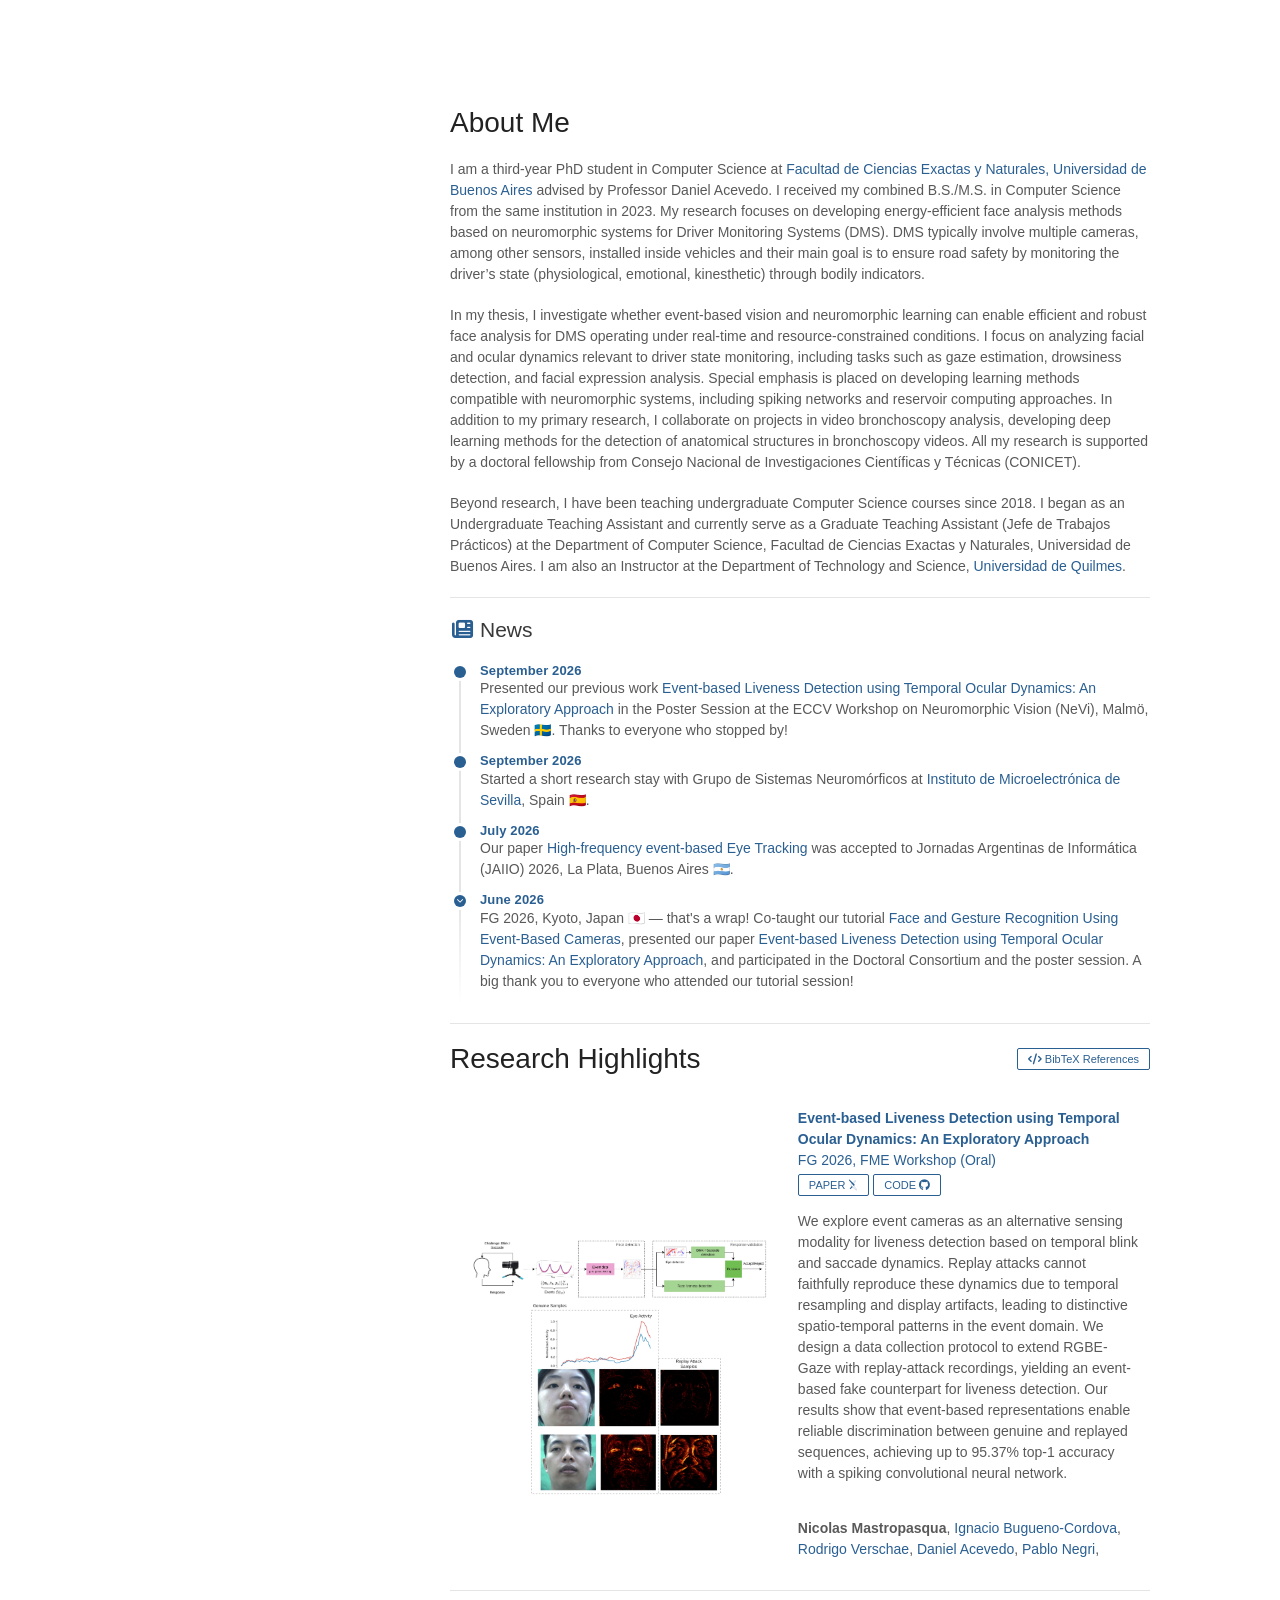
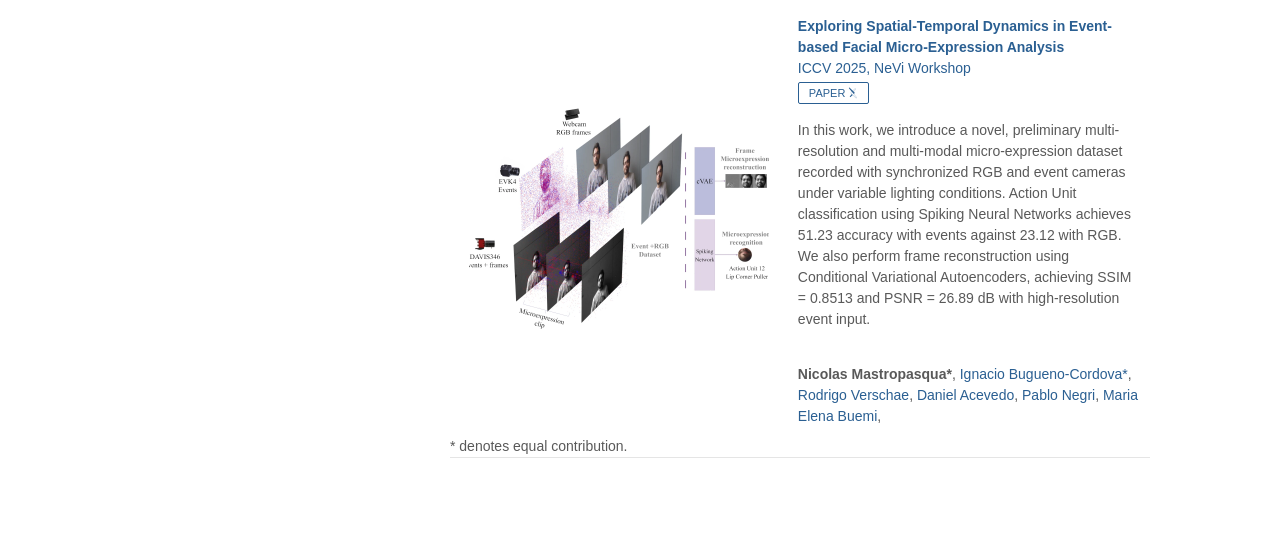
<file: hub/index.html>
<!doctype html>
<html lang="en">

<head>
    <meta charset="utf-8">
    <meta name="viewport" content="width=device-width">
    <meta http-equiv="refresh" content="0; url=/">
    <meta name="robots" content="noindex,nofollow">
    <title>Redirecting...</title>
    <link rel="canonical" href="https://nicomastro.github.io/">
</head>

<body>
    <p>Redirecting to the home page...</p>
    <p><a href="/">Go to home</a></p>
</body>

</html>
</file>
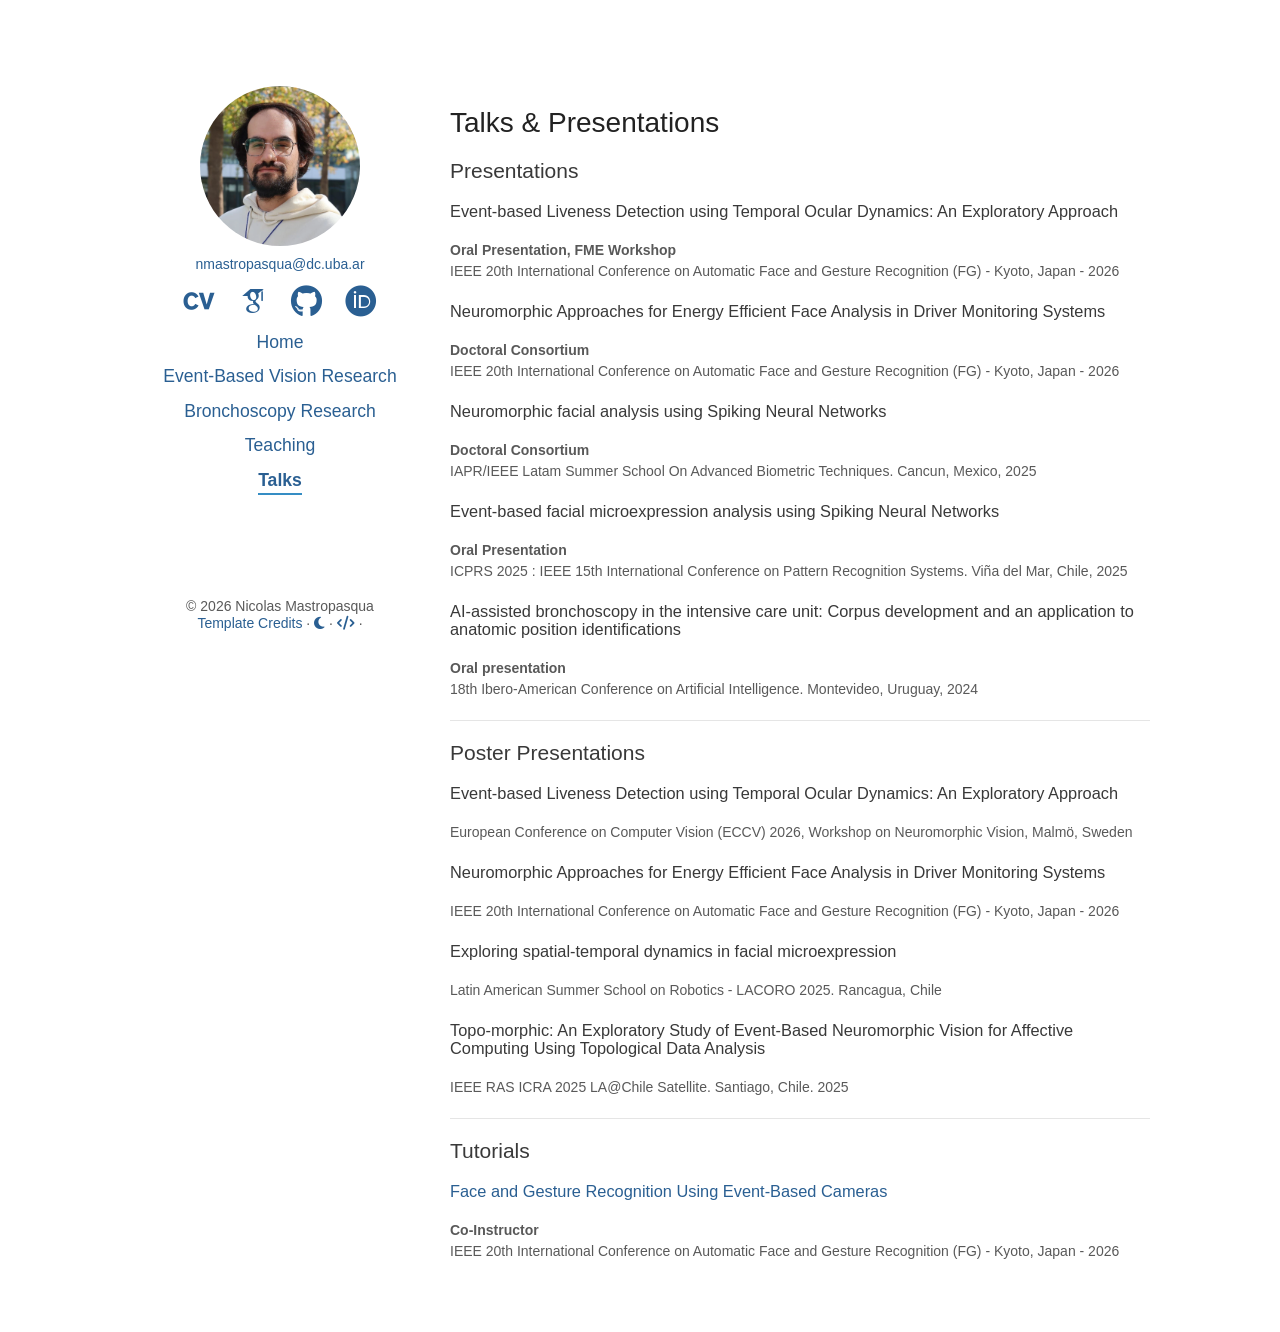
<file: talks/index.html>
<!doctype html>
<html lang="en">

<head>
    <!-- Prevent flash of wrong theme -->
    <script>
        (function () {
            const theme = localStorage.getItem('theme-preference') || 'light';
            document.documentElement.setAttribute('data-theme', theme);
        })();
    </script>

    <meta charset="utf-8">
    <meta name="viewport" content="width=device-width">

    <meta name="description"
        content="Talks by Nicolas Mastropasqua">
    <meta name="keywords"
        content="Nicolas Mastropasqua, Talks">
    <title>Nicolas Mastropasqua | Talks</title>

    <!-- Favicon -->
    <link rel="icon" href="/static/icons/favicon.png?v=2026-09-12" type="image/png" sizes="32x32">
    <link rel="icon" href="/static/icons/favicon.ico?v=2026-09-12" sizes="any">
    <link rel="apple-touch-icon" href="/static/icons/favicon.png?v=2026-09-12">
    <link rel="canonical" href="https://nicomastro.github.io/talks/">
    <meta name="robots" content="index,follow">

    <meta property="og:type" content="website">
    <meta property="og:title" content="Nicolas Mastropasqua | Talks">
    <meta property="og:description"
        content="Talks by Nicolas Mastropasqua">
    <meta property="og:url" content="https://nicomastro.github.io/talks/">
    <meta property="og:image" content="https://nicomastro.github.io/static/images/Headshot_Square_Background.jpg">
    <meta property="og:site_name" content="Nicolas Mastropasqua | Talks">
    <meta property="og:locale" content="en_US">

    <script type="application/ld+json">
    {
        "@context": "https://schema.org",
        "@type": "WebPage",
        "@id": "https://nicomastro.github.io/teaching/",
        "url": "https://nicomastro.github.io/teaching/",
        "name": "Nicolas Mastropasqua | Teaching",
        "description": "Teaching by Nicolas Mastropasqua",
        "image": "https://nicomastro.github.io/static/images/Headshot_Square_Background.jpg",
        "about": { "@id": "https://nicomastro.github.io/#person" },
        "isPartOf": { "@id": "https://nicomastro.github.io/" }
    }
    </script>

    <link rel="dns-prefetch" href="//cdnjs.cloudflare.com">
    <link rel="dns-prefetch" href="//www.googletagmanager.com">
    <link rel="preconnect" href="https://cdnjs.cloudflare.com" crossorigin>
    <link rel="preconnect" href="https://www.googletagmanager.com" crossorigin>
    <link rel="preconnect" href="https://api.github.com" crossorigin>
    <link rel="preconnect" href="https://api.semanticscholar.org" crossorigin>

    <link rel="stylesheet" href="/static/stylesheets/styles.css?v=2026-09-12">
    <link rel="stylesheet" href="/static/stylesheets/zoom_containers.css?v=2026-09-12">
    <link rel="stylesheet" href="/static/stylesheets/css/academicons.min.css?v=2026-09-12">
    <link rel="stylesheet" href="/static/stylesheets/icons.css?v=2026-09-12">
    <link rel="stylesheet" href="https://cdnjs.cloudflare.com/ajax/libs/font-awesome/6.5.1/css/all.min.css">

    <script defer src="/static/js/theme-switcher.js?v=2026-09-12"></script>
    <script defer src="/static/js/pdf-modal.js?v=2026-09-12"></script>
    <script defer src="/static/js/image-modal.js?v=2026-09-12"></script>
    <script defer src="/static/js/github-stars.js?v=2026-09-12"></script>
    <script defer src="/static/js/semantic-scholar.js?v=2026-09-12"></script>
    <script defer src="/static/js/new-tabs.js?v=2026-09-12"></script>
    <script async src="https://www.googletagmanager.com/gtag/js?id=G-5MJTNBEPMB"></script>
    <script>
        window.dataLayer = window.dataLayer || [];
        function gtag() { dataLayer.push(arguments); }
        gtag('js', new Date());
        gtag('config', 'G-5MJTNBEPMB');
    </script>
</head>

<body>
    <div class="wrapper">
        <!-- HEADER -->
        <div data-component="header" data-selected="talks"></div>

    <section>
    <!-- TALKS & PRESENTATIONS -->
    <h1>Talks &amp; Presentations</h1>

    <h2>Presentations</h2>
    
    <div class="entry">
        <h3>Event-based Liveness Detection using Temporal Ocular Dynamics: An Exploratory Approach</h3>
        <p>
            <strong>Oral Presentation, FME Workshop</strong><br>
             IEEE 20th International Conference on Automatic Face and Gesture Recognition (FG) - Kyoto, Japan - 2026<br>
         </p>
    </div>


    <div class="entry">
        <h3>Neuromorphic Approaches for Energy Efficient Face Analysis in Driver Monitoring Systems</h3>
        <p>
            <strong>Doctoral Consortium</strong><br>
             IEEE 20th International Conference on Automatic Face and Gesture Recognition (FG) - Kyoto, Japan - 2026<br>
         </p>
    </div>


    <div class="entry">
        <h3>Neuromorphic facial analysis using Spiking Neural Networks</h3>
        <p>
            <strong>Doctoral Consortium </strong><br>
             IAPR/IEEE Latam Summer School On Advanced Biometric Techniques. Cancun, Mexico, 2025<br>
         </p>
    </div>

     <div class="entry">
        <h3>Event-based facial microexpression analysis using Spiking Neural Networks</h3>
        <p>
            <strong>Oral Presentation </strong><br>
             ICPRS 2025 : IEEE 15th International Conference on Pattern Recognition Systems. Viña del Mar, Chile, 2025<br>
         </p>
    </div>
    
    <div class="entry">
        <h3>AI-assisted bronchoscopy in the intensive care unit: Corpus development and an application to anatomic position identifications</h3>
        <p>
            <strong>Oral presentation </strong><br>
            18th Ibero-American Conference on Artificial Intelligence. Montevideo, Uruguay, 2024<br>
         </p>
    </div>



    <hr>

    <h2>Poster Presentations</h2>

    

     <div class="entry">
        <h3>Event-based Liveness Detection using Temporal Ocular Dynamics: An Exploratory Approach</h3>
      <p>
            European Conference on Computer Vision (ECCV) 2026, Workshop on Neuromorphic Vision, Malmö, Sweden<br>
         </p>
    </divs>


    <div class="entry">
        <h3>Neuromorphic Approaches for Energy Efficient Face Analysis in Driver Monitoring Systems</h3>
      <p>
            IEEE 20th International Conference on Automatic Face and Gesture Recognition (FG) - Kyoto, Japan - 2026<br>
         </p>
    </div>

    <div class="entry">
        <h3>Exploring spatial-temporal dynamics in facial microexpression</h3>
      <p>
        Latin American Summer School on Robotics - LACORO 2025. Rancagua, Chile<br>
     </p>
    </div>

    <div class="entry">
        <h3>Topo-morphic: An Exploratory Study of Event-Based Neuromorphic Vision for Affective Computing
Using Topological Data Analysis</h3>
      <p>
        IEEE RAS ICRA 2025 LA@Chile Satellite. Santiago, Chile. 2025<br>
     </p>
    </div>

    <hr>
    <h2>Tutorials</h2>

    <div class="entry">
        <h3><a href="https://rodrigo.verschae.org/fg2026/Event_FG_Tutorial/">Face and Gesture Recognition Using Event-Based Cameras</a></h3>
        <p>
            <strong>Co-Instructor </strong> <br>
             IEEE 20th International Conference on Automatic Face and Gesture Recognition (FG) - Kyoto, Japan - 2026<br>
         </p>
    </div>

</section>

        <!-- FOOTER -->
        <div data-component="footer"></div>
    </div>


        

    <!-- Load modal script -->
    <script src="/static/js/bibtex-modal.js?v=2026-09-12"></script>

    <!-- Load components immediately for faster rendering -->
    <script src="/static/js/components.js?v=2026-09-12"></script>
</body>

</html>
</file>
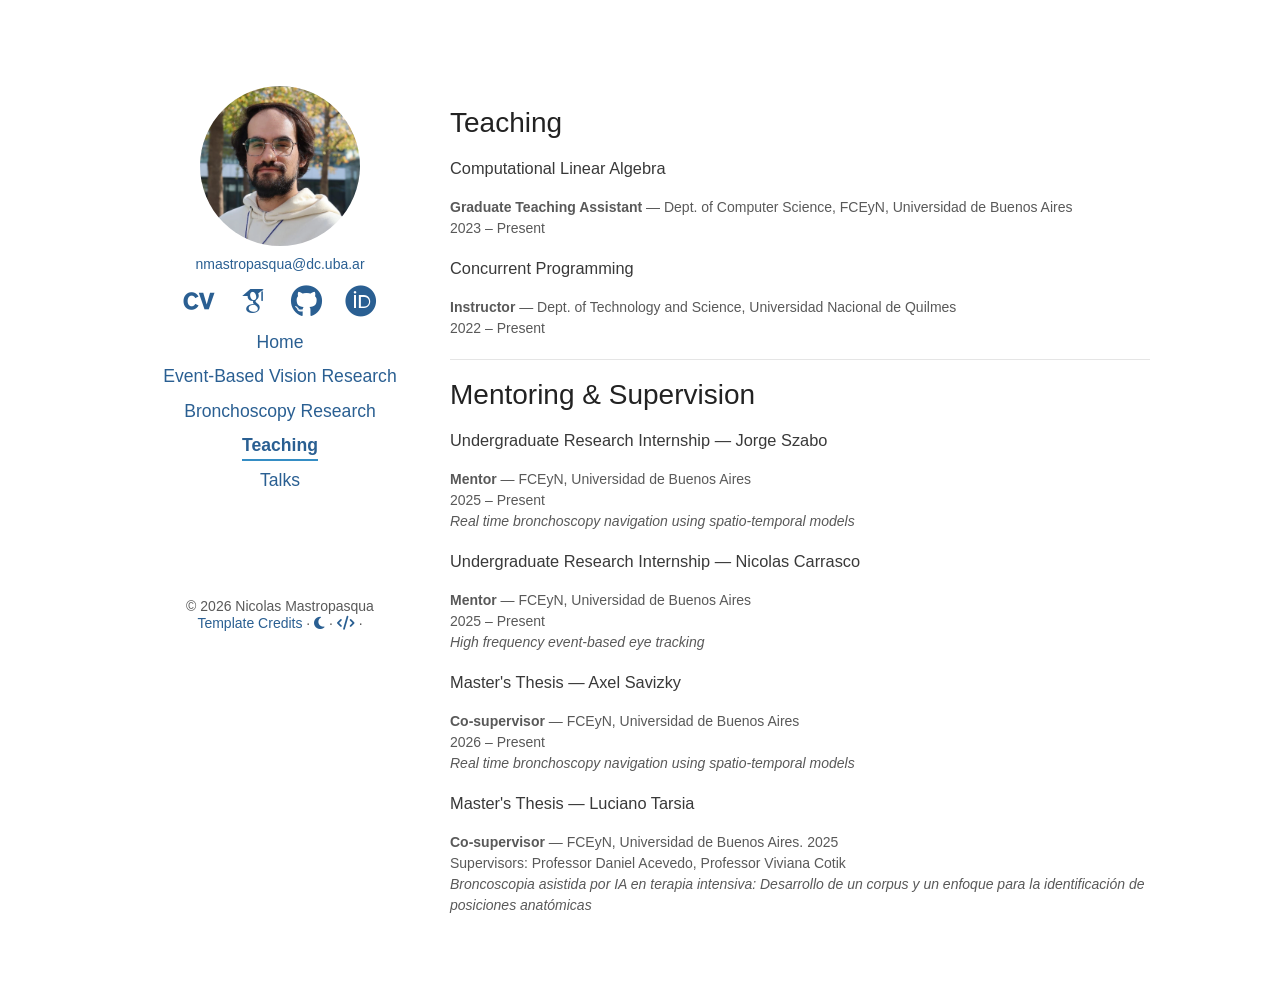
<file: teaching/index.html>
<!doctype html>
<html lang="en">

<head>
    <!-- Prevent flash of wrong theme -->
    <script>
        (function () {
            const theme = localStorage.getItem('theme-preference') || 'light';
            document.documentElement.setAttribute('data-theme', theme);
        })();
    </script>

    <meta charset="utf-8">
    <meta name="viewport" content="width=device-width">

    <meta name="description"
        content="Teaching by Nicolas Mastropasqua">
    <meta name="keywords"
        content="Nicolas Mastropasqua, Teaching">
    <title>Nicolas Mastropasqua | Teaching</title>

    <!-- Favicon -->
    <link rel="icon" href="/static/icons/favicon.png?v=2026-09-12" type="image/png" sizes="32x32">
    <link rel="icon" href="/static/icons/favicon.ico?v=2026-09-12" sizes="any">
    <link rel="apple-touch-icon" href="/static/icons/favicon.png?v=2026-09-12">
    <link rel="canonical" href="https://nicomastro.github.io/teaching/">
    <meta name="robots" content="index,follow">

    <meta property="og:type" content="website">
    <meta property="og:title" content="Nicolas Mastropasqua | Teaching">
    <meta property="og:description"
        content="Teaching by Nicolas Mastropasqua">
    <meta property="og:url" content="https://nicomastro.github.io/teaching/">
    <meta property="og:image" content="https://nicomastro.github.io/static/images/Headshot_Square_Background.jpg">
    <meta property="og:site_name" content="Nicolas Mastropasqua | Teaching">
    <meta property="og:locale" content="en_US">

    <script type="application/ld+json">
    {
        "@context": "https://schema.org",
        "@type": "WebPage",
        "@id": "https://nicomastro.github.io/teaching/",
        "url": "https://nicomastro.github.io/teaching/",
        "name": "Nicolas Mastropasqua | Teaching",
        "description": "Teaching by Nicolas Mastropasqua",
        "image": "https://nicomastro.github.io/static/images/Headshot_Square_Background.jpg",
        "about": { "@id": "https://nicomastro.github.io/#person" },
        "isPartOf": { "@id": "https://nicomastro.github.io/" }
    }
    </script>

    <link rel="dns-prefetch" href="//cdnjs.cloudflare.com">
    <link rel="dns-prefetch" href="//www.googletagmanager.com">
    <link rel="preconnect" href="https://cdnjs.cloudflare.com" crossorigin>
    <link rel="preconnect" href="https://www.googletagmanager.com" crossorigin>
    <link rel="preconnect" href="https://api.github.com" crossorigin>
    <link rel="preconnect" href="https://api.semanticscholar.org" crossorigin>

    <link rel="stylesheet" href="/static/stylesheets/styles.css?v=2026-09-12">
    <link rel="stylesheet" href="/static/stylesheets/zoom_containers.css?v=2026-09-12">
    <link rel="stylesheet" href="/static/stylesheets/css/academicons.min.css?v=2026-09-12">
    <link rel="stylesheet" href="/static/stylesheets/icons.css?v=2026-09-12">
    <link rel="stylesheet" href="https://cdnjs.cloudflare.com/ajax/libs/font-awesome/6.5.1/css/all.min.css">

    <script defer src="/static/js/theme-switcher.js?v=2026-09-12"></script>
    <script defer src="/static/js/pdf-modal.js?v=2026-09-12"></script>
    <script defer src="/static/js/image-modal.js?v=2026-09-12"></script>
    <script defer src="/static/js/github-stars.js?v=2026-09-12"></script>
    <script defer src="/static/js/semantic-scholar.js?v=2026-09-12"></script>
    <script defer src="/static/js/new-tabs.js?v=2026-09-12"></script>
    <script async src="https://www.googletagmanager.com/gtag/js?id=G-5MJTNBEPMB"></script>
    <script>
        window.dataLayer = window.dataLayer || [];
        function gtag() { dataLayer.push(arguments); }
        gtag('js', new Date());
        gtag('config', 'G-5MJTNBEPMB');
    </script>
</head>

<body>
    <div class="wrapper">
        <!-- HEADER -->
        <div data-component="header" data-selected="teaching"></div>

      <section>
    <!-- TEACHING -->
    <h1>Teaching</h1>

    <div class="entry">
        <h3>Computational Linear Algebra</h3>
        <p>
            <strong>Graduate Teaching Assistant </strong> — Dept. of Computer Science, FCEyN, Universidad de Buenos Aires<br>
            2023 – Present
        </p>
    </div>

    <div class="entry">
        <h3>Concurrent Programming</h3>
        <p>
            <strong>Instructor</strong> — Dept. of Technology and Science, Universidad Nacional de Quilmes<br>
            2022 – Present
        </p>
    </div>



    <hr>


    <h1>Mentoring &amp; Supervision</h1>

    <div class="entry">
        <h3>Undergraduate Research Internship — Jorge Szabo</h3>
            <strong>Mentor</strong> — FCEyN, Universidad de Buenos Aires<br>
            2025 – Present
        <p>
            <em>Real time bronchoscopy navigation using spatio-temporal models</em>
        </p>
    </div>
    
    <div class="entry">
        <h3>Undergraduate Research Internship — Nicolas Carrasco</h3>
        <strong>Mentor</strong> — FCEyN, Universidad de Buenos Aires<br>
            2025 – Present
        <p>
            <em>High frequency event-based eye tracking</em>
        </p>
    </div>

    <div class="entry">
        <h3>Master's Thesis — Axel Savizky</h3>
        
            <strong>Co-supervisor</strong> — FCEyN, Universidad de Buenos Aires<br>
            2026 – Present
        <p>
            <em>Real time bronchoscopy navigation using spatio-temporal models</em>
        </p>
    </div>

      <div class="entry">
        <h3>Master's Thesis — Luciano Tarsia</h3>
            <strong>Co-supervisor</strong> — FCEyN, Universidad de Buenos Aires. 2025<br>
            Supervisors: Professor Daniel Acevedo, Professor Viviana Cotik
        <p>
            <em>Broncoscopia asistida por IA en terapia intensiva: Desarrollo de un corpus y un enfoque para la identificación de posiciones anatómicas</em>
        </p>
    </div>
</section>

        <!-- FOOTER -->
        <div data-component="footer"></div>
    </div>


        

    <!-- Load modal script -->
    <script src="/static/js/bibtex-modal.js?v=2026-09-12"></script>

    <!-- Load components immediately for faster rendering -->
    <script src="/static/js/components.js?v=2026-09-12"></script>
</body>

</html>
</file>
<file: static/stylesheets/styles.css>
/* ==================== CSS VARIABLES ==================== */

:root {
  /* Light theme (default) */
  --bg-primary: #ffffff;
  --bg-secondary: #f8f8f8;
  --text-primary: #595959;
  --text-secondary: #777777;
  --text-heading: #222222;
  --text-heading-alt: #393939;
  --accent-primary: #2a5f92;
  --accent-hover: #358dc4;
  --border-color: #e5e5e5;
  --code-bg: #f8f8f8;
  --code-text: #333333;
  --table-heading: #444444;
  --highlight-row-border: #e5e5e5;
  --highlight-separator-border: #958a8a;
}

/* Dark theme - manual override */
[data-theme="dark"] {
  --bg-primary: #000000;
  --bg-secondary: #161b22;
  --text-primary: #e6edf3;
  --text-secondary: #8b949e;
  --text-heading: #e6edf3;
  --text-heading-alt: #c9d1d9;
  --accent-primary: #2a5f92;
  --accent-hover: #358dc4;
  --border-color: #30363d;
  --code-bg: #161b22;
  --code-text: #e6edf3;
  --table-heading: #c9d1d9;
  --highlight-row-border: #333333;
  --highlight-separator-border: #ffffff;
}

/* Light theme - manual override */
[data-theme="light"] {
  --bg-primary: #ffffff;
  --bg-secondary: #f8f8f8;
  --text-primary: #595959;
  --text-secondary: #777777;
  --text-heading: #222222;
  --text-heading-alt: #393939;
  --accent-primary: #2a5f92;
  --accent-hover: #358dc4;
  --border-color: #e5e5e5;
  --code-bg: #f8f8f8;
  --code-text: #333333;
  --table-heading: #444444;
}

/* ==================== BASE STYLES ==================== */

html {
  scroll-behavior: smooth;
  transition: background-color 0.3s ease, color 0.3s ease;
}

body {
  background-color: var(--bg-primary);
  padding: 50px;
  font: 14px/1.5 -apple-system, BlinkMacSystemFont, "Segoe UI", Roboto, Oxygen, Ubuntu, Cantarell, "Fira Sans", "Droid Sans", "Helvetica Neue", Arial, sans-serif, "Apple Color Emoji", "Segoe UI Emoji", "Segoe UI Symbol";
  color: var(--text-primary);
  font-weight: 400;
  transition: background-color 0.3s ease, color 0.3s ease;
}

.wrapper {
  width: 1020px;
  margin: auto;
}

/* ==================== TYPOGRAPHY ==================== */

h1,
h2,
h3,
h4,
h5,
h6 {
  color: var(--text-heading);
  margin: 0 0 20px;
}

h1,
h2,
h3 {
  line-height: 1.1;
}

h1 {
  font-size: 28px;
  font-weight: 500;
}

h2 {
  color: var(--text-heading-alt);
  font-weight: 500;
}

h2 title {
  color: var(--accent-primary);
  font-weight: 500;
}

h3,
h4,
h5,
h6 {
  color: var(--text-heading-alt);
  font-weight: 500;
}

h4 {
  font-size: 18px;
}

h5 {
  font-size: 13px;
}

p,
ul,
ol,
table,
pre,
dl {
  margin: 0 0 20px;
}

small {
  font-size: 11px;
}

/* ==================== LINKS ==================== */

a {
  color: var(--accent-primary);
  text-decoration: none;
  transition: color 0.2s ease;
}

a:hover {
  color: var(--accent-hover);
}

a small {
  font-size: 11px;
  color: var(--text-secondary);
  margin-top: -0.3em;
  display: block;
}

a:hover small {
  color: var(--text-secondary);
}

/* ==================== LAYOUT ==================== */

header {
  width: 300px;
  float: left;
  position: fixed;
  -webkit-font-smoothing: subpixel-antialiased;
}

header>div {
  margin-top: 0px;
}

header p {
  margin: 6px 0 10px 0;
}

section {
  width: 700px;
  float: right;
  padding-bottom: 50px;
  padding-left: 150px;
  padding-top: 50px;
}

footer {
  width: 300px;
  float: left;
  position: fixed;
  margin-top: 540px;
  -webkit-font-smoothing: subpixel-antialiased;
}

hr {
  border: 0;
  background: var(--border-color);
  height: 1px;
  margin: 0 0 20px;
}

/* ==================== IMAGES & MEDIA ==================== */

img {
  max-width: 100%;
}

.portrait {
  display: block;
  margin: 0 auto 6px auto;
  width: 160px;
  margin-bottom: 8px;
  border-radius: 50%;
}

.workPicture {
  width: 240px;
  margin-right: 24px;
}

.colPortrait {
  margin-bottom: 8px;
  border-radius: 10px;
}

/* ==================== TABLES ==================== */

table {
  width: 100%;
  border-collapse: collapse;
}

th,
td {
  text-align: left;
  padding: 15px 10px;
}

th {
  color: var(--table-heading);
}

dt {
  color: var(--table-heading);
  font-weight: 500;
}

/* Highlight Borders */
.highlight-row {
  border-bottom: 1px solid var(--highlight-row-border);
}

.highlight-separator {
  border-bottom: 3px solid var(--highlight-separator-border) !important;
}

.highlight-separator td {
  padding: 0 !important;
}


/* ==================== NEWS TIMELINE ==================== */

/* Accent the News heading icon so it ties into the timeline nodes below.
   Center the icon above the 10px dot center-line of the timeline. */
.news-heading {
  padding-left: 2px;
  display: flex;
  justify-content: space-between;
  align-items: center;
}

.news-heading > span > i {
  color: var(--accent-primary);
  margin-right: 12px;
  display: inline-block;
  width: 16px;
  text-align: center;
}

.news-timeline {
  list-style: none;
  position: relative;
  margin: 0;
  padding: 0;
}

/* Vertical rail the nodes hang off of — centered under the news heading icon.
   JS sets --rail-height to clip the rail at the last visible dot. */
.news-timeline::before {
  content: "";
  position: absolute;
  left: 9px;
  /* Starts at the first dot's centre, same derivation as the dot itself. */
  top: calc(13px * 1.65 / 2);
  height: var(--rail-height, 0px);
  width: 2px;
  background: var(--rail-bg, var(--border-color));
  /* No height transition. --rail-height is remeasured every frame by the
     ResizeObserver as the items expand, so the rail already grows at exactly the
     rate the dots move. Easing toward each new measurement on top of that just
     added a transition-duration of lag, leaving the rail trailing the dots. */
}

.news-timeline li {
  position: relative;
  padding-left: 30px;
  padding-bottom: 10px;
  overflow: hidden;
  max-height: 150px;
  opacity: 1;
  transition: max-height 0.35s ease, opacity 0.3s ease, padding-bottom 0.35s ease;
}

.news-timeline li:last-child {
  padding-bottom: 0;
}

/* Stagger reveal — items appear after the rail reaches them.
   nth-child is +1 because JS prepends a sidebar div before the li items. */
.news-timeline:not(.is-collapsed) li:nth-child(6) { transition-delay: 0.1s; }
.news-timeline:not(.is-collapsed) li:nth-child(7) { transition-delay: 0.18s; }
.news-timeline:not(.is-collapsed) li:nth-child(8) { transition-delay: 0.26s; }
.news-timeline:not(.is-collapsed) li:nth-child(9) { transition-delay: 0.34s; }

/* When collapsing, reverse stagger (last disappears first) */
.news-timeline.is-collapsed li.news-hidden:nth-child(6) { transition-delay: 0.15s; }
.news-timeline.is-collapsed li.news-hidden:nth-child(7) { transition-delay: 0.1s; }
.news-timeline.is-collapsed li.news-hidden:nth-child(8) { transition-delay: 0.05s; }
.news-timeline.is-collapsed li.news-hidden:nth-child(9) { transition-delay: 0s; }

/* Timeline node — centered under the news heading icon */
/*
 * Timeline node, centred on the date that follows it.
 *
 * `top` is derived rather than hardcoded: the date is the item's first line, so
 * its optical centre is half its line box (13px x 1.65 = 21.45px), and the dot
 * needs to sit half its own height above that. Written as a calc so it stays
 * centred if the date's size or the body line-height changes — a fixed 3px was
 * correct for the old 12px date and drifted 1.7px high at 13px.
 */
.news-timeline li::before {
  content: "";
  position: absolute;
  left: 4px;
  top: calc((13px * 1.65 / 2) - 6px);
  width: 12px;
  height: 12px;
  border-radius: 50%;
  background: var(--accent-primary);
  box-shadow: 0 0 0 3px var(--bg-primary);
  transition: transform 0.2s ease;
}

.news-timeline li:hover::before {
  transform: scale(1.25);
}

/* Arrow overlay on the toggle dot */
/* Arrow overlay — must track the dot exactly, so it repeats the same offset. */
.news-timeline li::after {
  content: none;
  position: absolute;
  left: 4px;
  top: calc((13px * 1.65 / 2) - 6px);
  width: 12px;
  height: 12px;
  font-family: "Font Awesome 6 Free";
  font-weight: 900;
  font-size: 7px;
  color: #ffffff;
  display: flex;
  align-items: center;
  justify-content: center;
  pointer-events: none;
  transition: transform 0.3s ease;
}

.news-timeline li.news-arrow-down::after {
  content: "\f078";
}

/*
 * The two chevrons are not mirror images inside their em box: measured against
 * the dot centre, \f078 lands 0.1px low but \f077 sits 0.9px high, so centring
 * the box leaves only the up state looking lifted. Nudge that one state back.
 *
 * 0.4px, not the full 0.9px it is out by: at 1x the 7px glyph rasterises onto
 * whole pixels and already lands centred, and anything from 0.5px up crosses
 * the rounding threshold and drops it a full pixel low there. 0.4px is the
 * largest correction that leaves 1x untouched while halving the 2x error.
 */
.news-timeline li.news-arrow-up::after {
  content: "\f077";
  transform: translateY(0.4px);
}

/* Pre-JS collapse: hide items 5+ instantly to prevent flash of full list */
.news-timeline:not(.js-ready) li:nth-child(n+5) {
  display: none;
}

/* Collapsed state — hidden items shrink to zero (JS-controlled) */
.news-timeline.is-collapsed li.news-hidden {
  max-height: 0;
  opacity: 0;
  padding-bottom: 0;
}

/*
 * Date label on a news entry. Kept a step below the 16px body so it reads as
 * metadata attached to the sentence rather than a second headline competing
 * with it — it is already marked out by the accent colour and weight 600, and
 * the size difference is what lets the eye scan down the dates without parsing
 * the prose. (12px was tuned against 14px body and now sits too far below.)
 */
.news-date {
  display: block;
  margin-bottom: -2px;
  color: var(--accent-primary);
  font-weight: 600;
  font-size: 13px;
  letter-spacing: 0.01em;
  cursor: pointer;
}


/* Clickable sidebar area covering the dots column */
.news-sidebar-click {
  position: absolute;
  left: 0;
  top: 0;
  bottom: 0;
  width: 26px;
  cursor: pointer;
  z-index: 1;
}

.news-sidebar-click:hover ~ li::before,
.news-timeline:has(.news-sidebar-click:hover) li::before {
  transform: scale(1.1);
}

@media (prefers-reduced-motion: reduce) {
  .news-timeline li::before,
  .news-timeline li {
    transition: none;
  }
}

/* ==================== CODE BLOCKS ==================== */

code,
pre {
  font-family: Monaco, Bitstream Vera Sans Mono, Lucida Console, Terminal, Consolas, Liberation Mono, DejaVu Sans Mono, Courier New, monospace;
  color: var(--code-text);
}

pre {
  padding: 8px 15px;
  background: var(--code-bg);
  border-radius: 5px;
  border: 1px solid var(--border-color);
  overflow-x: auto;
}

code {
  font-family: monospace;
  background: var(--code-bg);
  border: var(--border-color) dashed 1px;
  padding: 6px;
  margin-right: auto;
  margin-left: 20px;
  margin-bottom: 10px;
  display: block;
  max-width: 75%;
}

skinnycode {
  font-family: monospace;
  background: var(--code-bg);
  border: var(--border-color) dashed 1px;
  padding: 6px;
  margin-right: auto;
  margin-left: 20px;
  margin-bottom: 10px;
  display: inline-block;
  max-width: 75%;
}

mathcode {
  font-family: monospace;
  background: var(--code-bg);
  border: var(--border-color) dashed 1px;
  padding: 6px;
  margin-left: 80px;
  display: inline-block;
  max-width: 60%;
}

blockquote {
  border-left: 1px solid var(--border-color);
  margin: 0;
  padding: 0 0 0 20px;
  font-style: italic;
}

/* ==================== NAVIGATION ==================== */

.site-title {
  margin: 0 0 0 0;
  line-height: 1;
}

.brandmark {
  display: inline-block;
  line-height: 0;
}

.navbar {
  list-style: none;
  padding: 0;
  margin: -16px auto 0;
  display: flex;
  flex-direction: column;
  align-items: center;
  gap: 6px;
  width: 100%;
  font-size: 1.1rem;
}

.navbar_li {
  margin: 0;
  width: 100%;
  text-align: center;
}

.navbar_li a {
  color: var(--accent-primary);
  text-decoration: none;
  border-bottom: 2px solid transparent;
  transition: border-color 0.2s ease;
  display: inline-block;
  white-space: nowrap;
}

.navbar_li a:hover,
.navbar_li a:focus {
  border-bottom-color: var(--accent-hover);
}

#selected {
  border-bottom-color: var(--accent-hover);
  font-weight: bold;
}

/* ==================== COMPONENTS ==================== */

.button {
  display: inline-block;
  font-weight: 300;
  color: var(--accent-primary);
  padding: 0 10px;
  border-radius: 2px;
  height: 20px;
  line-height: 20px;
  border: 1px solid var(--accent-primary);
  font-size: 11px;
  margin-top: 3px;
  margin-bottom: 1.5px;
  transition: color 0.2s ease;
}

.button:hover {
  color: var(--text-heading);
}

.icon-grid {
  display: grid;
  grid-template-columns: repeat(4, 1fr);
  justify-items: center;
  gap: 10px 0px;
  max-width: 215px;
  margin: 0 auto;
  margin-bottom: 0.5em;
}

.icon-grid a {
  color: var(--accent-primary);
  text-decoration: none;
  transition: transform 0.2s ease, color 0.2s ease;
}

.icon-grid i {
  font-size: 32px;
  line-height: 1;
  vertical-align: middle;
}

.icon-grid a:hover i {
  color: var(--accent-hover);
  transform: scale(1.15);
}

.link-list {
  list-style: none;
  padding-left: 0;
  margin-top: -10px;
}

.link-list li {
  margin-bottom: 8px;
}

.link-list a {
  color: var(--accent-primary);
  text-decoration: none;
  font-size: 1rem;
  transition: color 0.2s ease;
}

.link-list a:hover {
  text-decoration: none;
  color: var(--accent-hover);
}

/* ==================== VIDEO COMPARISON ==================== */

.video-compare-container {
  width: 100%;
  max-width: 100%;
  overflow: hidden;
  position: relative;
  margin-bottom: 20px;
}

.video-compare-container video.video {
  width: 100%;
  max-width: 100%;
  height: auto;
  display: block;
}

.video-compare-container canvas.videoMerge {
  width: 100%;
  height: auto;
  display: block;
}

/* ==================== UTILITY CLASSES ==================== */

.spacer {
  height: 1em;
}

.gap-md {
  margin-bottom: 40px;
}

.gap-lg {
  margin-bottom: 60px;
}

.gap-xl {
  margin-bottom: 90px;
}

#indexWorkText,
.indexWorkText {
  margin-top: 10px;
  margin-bottom: 15px;
}

#indexExperienceText,
.indexExperienceText {
  margin-top: 10px;
  margin-bottom: 15px;
}

#indexWorkText ul,
.indexWorkText ul,
#indexExperienceText ul,
.indexExperienceText ul {
  margin-top: 0.1em;
  margin-bottom: 0.1em;
}

/* ==================== PAPER/BLOG SPECIFIC ==================== */

.paper_line {
  margin-left: 20px;
  margin-right: 20px;
  padding-right: 20px;
  text-align: left;
}

.paper_title {
  margin-left: 60px;
  margin-right: 20px;
  padding-right: 20px;
  text-align: left;
  font-weight: 800;
}

#bibtexFont {
  font-size: 10px;
  color: #9AC39D !important;
}

#appendixFont {
  color: #E8AB6B !important;
}

#collaboratorWrapper {
  text-align: center;
  margin-left: -30%;
}

#blognav {
  float: right;
  padding: 14px;
  border-radius: 10px;
  border-color: #cdcccc;
  border: dotted;
  border-width: 1px;
  margin-left: 38px;
  margin-top: 10px;
  margin-right: 36px;
  margin-bottom: 40px;
  width: 195px;
}

#allPostList {
  line-height: 24px;
}

#blognavHeader {
  margin-top: -2px;
  font-style: italic;
  font-weight: lighter;
  text-align: center;
}

.blognav_element {
  margin-left: 16px;
  font-size: 16px;
}

.blognav_element a:hover,
.blognav_element a:focus {
  border-bottom-style: solid;
  border-top-style: solid;
  border-width: 1px;
  color: #f88c99;
}

#blog_selected {
  text-decoration: underline;
}

#tutorialP {
  max-width: 80%;
}

#definition {
  margin-left: 40px;
  margin-bottom: 10px;
  margin-right: 160px;
  text-align: left;
  font-family: serif;
  padding: 15px;
  max-width: 95%;
  min-width: 200px;
  border-style: solid;
  border-width: 1px;
}

#definition_no_b {
  margin-left: 40px;
  margin-right: 160px;
  text-align: left;
  font-family: serif;
  max-width: 95%;
  min-width: 200px;
}

#narrow_definition {
  margin-left: 40px;
  margin-bottom: 20px;
  margin-right: 280px;
  text-align: left;
  font-family: serif;
  padding: 15px;
  max-width: 95%;
  min-width: 200px;
  border-style: solid;
  border-width: 1px;
}

/* ==================== RESPONSIVE DESIGN ==================== */

@media print,
screen and (max-width: 960px) {
  div.wrapper {
    width: auto;
    margin: 0;
  }

  body {
    padding: 20px;
  }

  header,
  section,
  footer {
    float: none;
    position: static;
    width: auto;
  }

  header {
    padding-right: 0px;
    margin-bottom: 25px;
  }

  section {
    border: 1px solid var(--border-color);
    border-width: 1px 0;
    padding: 20px 0;
    margin: 0 0 20px;
  }

  footer {
    margin-top: 0;
  }

  header a small {
    display: inline;
  }

  header ul {
    position: static;
    margin-top: 20px;
  }

  table tr,
  table td {
    display: block;
    width: 100%;
  }

  table td {
    text-align: left !important;
    padding: 4px 0;
  }

  .video-container,
  .image-container {
    margin: 0 auto;
  }

  #indexWorkText,
  .indexWorkText {
    margin-top: -10px;
    margin-bottom: 40px;
  }

  ul {
    padding-left: 20px;
  }
}

@media print,
screen and (max-width: 720px) {
  body {
    word-wrap: break-word;
  }

  header {
    padding: 0;
  }

  header ul,
  header p.view {
    position: static;
  }

  pre,
  code {
    word-wrap: normal;
  }

  h1[style*="display: flex"] {
    flex-direction: column !important;
    align-items: flex-start !important;
    gap: 10px;
  }
}

@media print,
screen and (max-width: 480px) {
  body {
    padding: 20px;
  }

  header ul {
    width: 99%;
  }

  header li,
  header ul li+li+li {
    width: 33%;
  }
}

/* ==================== BIBTEX PAGE ==================== */

.bibtex-container {
  background: var(--bg-secondary);
  border-radius: 8px;
  padding: 1.5rem;
  margin-bottom: 2rem;
  position: relative;
}

.copy-code-btn {
  display: inline-flex;
  align-items: center;
  gap: 6px;
  padding: 7px 16px;
  background: var(--bg-secondary);
  border: 1px solid var(--border-color);
  border-radius: 6px;
  color: var(--text-secondary);
  font-family: inherit;
  font-size: 13px;
  font-weight: 500;
  cursor: pointer;
  transition: all 0.15s;
}

.copy-code-btn:hover {
  background: var(--bg-primary);
  border-color: var(--accent-primary);
  color: var(--accent-primary);
}

.copy-code-btn.copied {
  color: var(--accent-primary);
  border-color: var(--accent-primary);
}

.bibtex-code {
  margin: 0;
  padding: 0;
  overflow-x: auto;
  font-family: 'Monaco', 'Menlo', 'Ubuntu Mono', monospace;
  font-size: 0.9rem;
  line-height: 1.6;
  color: var(--text-primary);
  white-space: pre;
  border: none;
  background: transparent;
}

/* BibTeX syntax highlighting */
.bibtex-code .entry-type {
  color: #0066cc;
  font-weight: bold;
}

.bibtex-code .field-name {
  color: #cc0066;
}

.bibtex-code .field-value {
  color: #006633;
}

@media print {
  body {
    padding: 0.4in;
    font-size: 12pt;
    color: #444;
  }
}

@media print,
screen and (max-width: 768px) {
  .bibtex-code {
    font-size: 0.8rem;
    padding-top: 0;
  }

  /* Reset padding for modal BibTeX code */
  .modal-bibtex-container .bibtex-code {
    padding-top: 0;
  }

  .copy-code-btn {
    font-size: 11px;
    padding: 5px 10px;
  }

  /* Hide button label text on mobile for BibTeX and PDF toolbar buttons */
  .btn-text,
  .btn-label {
    display: none;
  }
}

/* ==================== BIBTEX MODAL ==================== */

.modal-overlay {
  display: none;
  position: fixed;
  z-index: 1000;
  left: 0;
  top: 0;
  width: 100%;
  height: 100%;
  overflow: auto;
  background-color: rgba(0, 0, 0, 0.5);
  backdrop-filter: blur(5px);
}

.modal-content {
  background-color: var(--bg-primary);
  margin: 5% auto;
  padding: 20px;
  border: 1px solid var(--border-color);
  width: 80%;
  max-width: 800px;
  border-radius: 10px;
  position: relative;
  box-shadow: 0 4px 8px rgba(0, 0, 0, 0.1);
  animation: modalFadeIn 0.3s;
}

@keyframes modalFadeIn {
  from {
    opacity: 0;
    transform: translateY(-20px);
  }

  to {
    opacity: 1;
    transform: translateY(0);
  }
}

.close-modal-btn {
  display: inline-flex;
  align-items: center;
  justify-content: center;
  padding: 4px 8px;
  background: none;
  border: none;
  border-radius: 6px;
  color: var(--text-secondary);
  cursor: pointer;
  font-size: 22px;
  line-height: 1;
  transition: all 0.15s;
}

.close-modal-btn:hover {
  background: none;
  border-color: transparent;
  color: var(--accent-primary);
}

.modal-header {
  display: flex;
  justify-content: space-between;
  align-items: center;
  margin-bottom: 15px;
  border-bottom: 1px solid var(--border-color);
  padding-bottom: 10px;
  gap: 15px;
}

.modal-header h2 {
  margin: 0;
  font-size: 1.5rem;
  white-space: nowrap;
}

.modal-actions {
  display: flex;
  gap: 10px;
  margin-left: auto;
  align-items: center;
}

.modal-bibtex-container {
  max-height: 60vh;
  overflow-y: auto;
  background: var(--bg-secondary);
  padding: 15px;
  border-radius: 5px;
}

/* Adjustments for mobile */
@media screen and (max-width: 768px) {
  .modal-content {
    width: 95%;
    margin: 10% auto;
  }
}

/* ==================== IMAGE MODAL ==================== */

.image-modal-overlay {
  display: none;
  position: fixed;
  z-index: 1000;
  left: 0;
  top: 0;
  width: 100%;
  height: 100%;
  overflow: hidden;
  background-color: rgba(0, 0, 0, 0.7);
  backdrop-filter: blur(5px);
  -webkit-backdrop-filter: blur(5px);
  align-items: center;
  justify-content: center;
  opacity: 0;
  transition: opacity 0.25s ease;
}

.image-modal-overlay.active {
  display: flex;
}

.image-modal-overlay.show {
  opacity: 1;
}

.image-modal-content {
  background-color: var(--bg-primary);
  padding: 20px;
  border: 1px solid var(--border-color);
  border-radius: 10px;
  position: relative;
  box-shadow: 0 4px 12px rgba(0, 0, 0, 0.2);
  display: flex;
  flex-direction: column;
  max-width: 95vw;
  max-height: 95vh;
  transform: scale(0.95);
  transition: transform 0.2s cubic-bezier(0.175, 0.885, 0.32, 1.275);
}

.image-modal-overlay.show .image-modal-content {
  transform: scale(1);
}

.modal-image-container {
  overflow: auto;
  display: flex;
  justify-content: center;
  align-items: center;
  flex-grow: 1;
  min-height: 0;
}

.modal-image-container img {
  max-width: 100%;
  /* Account for modal header + padding */
  max-height: calc(95vh - 100px);
  object-fit: contain;
  border-radius: 4px;
}

/* ════════════════════════════════════════
   PDF VIEWER MODAL
   ════════════════════════════════════════ */
.pdf-overlay {
  display: none;
  position: fixed;
  inset: 0;
  z-index: 1000;
  background: rgba(0, 0, 0, 0.7);
  backdrop-filter: blur(4px);
  -webkit-backdrop-filter: blur(4px);
  opacity: 0;
  transition: opacity 0.25s ease;
}

.pdf-overlay.active {
  display: flex;
  flex-direction: column;
}

.pdf-overlay.show {
  opacity: 1;
}

.pdf-toolbar {
  display: flex;
  align-items: center;
  justify-content: space-between;
  padding: 12px 20px;
  background: var(--bg-primary);
  border-bottom: 1px solid var(--border-color);
  color: var(--text-heading);
  flex-shrink: 0;
  position: relative;
}

.pdf-toolbar-left {
  display: flex;
  align-items: center;
  gap: 12px;
  flex-shrink: 1;
  min-width: 0;
  z-index: 1;
}

.pdf-logo-close {
  color: var(--accent-primary);
  text-decoration: none;
  display: flex;
  align-items: center;
  transition: opacity 0.2s;
  flex-shrink: 0;
}

.pdf-logo-close:hover {
  opacity: 0.8;
}

.pdf-logo-close .logo-desktop {
  display: inline-block;
  font-size: 15px;
  /* scale to match title */
}

.pdf-logo-close .logo-mobile {
  display: none;
}

.pdf-title {
  font-family: inherit;
  font-size: 15px;
  font-weight: 600;
  white-space: nowrap;
  overflow: hidden;
  text-overflow: ellipsis;
  color: var(--text-heading);
}

.pdf-toolbar-actions {
  display: flex;
  gap: 8px;
  flex-shrink: 0;
}

.pdf-toolbar-btn {
  display: inline-flex;
  align-items: center;
  gap: 6px;
  padding: 7px 16px;
  border-radius: 6px;
  border: 1px solid var(--border-color);
  background: var(--bg-secondary);
  color: var(--text-secondary);
  font-family: inherit;
  font-size: 13px;
  font-weight: 500;
  cursor: pointer;
  transition: all 0.15s;
  text-decoration: none;
}

.pdf-toolbar-btn:hover {
  background: var(--bg-primary);
  border-color: var(--accent-primary);
  color: var(--accent-primary);
}

.pdf-toolbar-btn.close-btn {
  border: none;
  background: none;
  font-size: 22px;
  padding: 4px 8px;
  line-height: 1;
  color: var(--text-secondary);
}

.pdf-toolbar-btn.close-btn:hover {
  background: none;
  border-color: transparent;
  color: var(--accent-primary);
}

.pdf-viewer-container {
  flex: 1;
  width: 100%;
  overflow: auto;
  -webkit-overflow-scrolling: touch;
  background: var(--bg-secondary);
}

.pdf-viewer-frame {
  display: block;
  border: none;
  width: 100%;
  height: 100%;
}

@media (max-width: 640px) {
  .pdf-toolbar {
    padding: 10px 14px;
  }

  .pdf-title {
    font-size: 13px;
    flex-grow: 1;
  }

  .pdf-toolbar-btn span.btn-label {
    display: none;
  }

  .pdf-toolbar-btn {
    padding: 7px 10px;
  }

  .pdf-logo-close .logo-desktop {
    display: none;
  }

  .pdf-logo-close .logo-mobile {
    display: inline-block;
    font-size: 20px;
  }
}
</file>
<file: static/stylesheets/zoom_containers.css>
.video-container {
    position: relative;
    width: 300px;
    height: 200px;
    overflow: visible;
    display: inline-flex;
    align-items: center;
    justify-content: center;
    vertical-align: middle;
}

.video-thumbnail {
    width: 100%;
    height: 100%;
    object-fit: contain;
    transition: transform 0.4s ease;
    position: relative;
}

.video-container:hover .video-thumbnail {
    transform: scale(3);
    z-index: 1000;
}

.image-container {
    position: relative;
    width: 300px;
    height: 130px;
    overflow: visible;
    display: inline-flex;
    align-items: center;
    justify-content: center;
    vertical-align: middle;
}

.image-thumbnail {
    width: 100%;
    height: 100%;
    object-fit: contain;
    transition: transform 0.4s ease;
    position: relative;
}

.image-container:hover .image-thumbnail {
    transform: scale(4);
    z-index: 1000;
}

@media screen and (max-width: 960px) {

    .video-container {
        width: 100%;
        height: auto;
        margin-top: 50px;
        overflow: hidden;
    }

    .image-container {
        width: 100%;
        height: auto;
        margin-top: 40px;
        overflow: hidden;
    }

    .video-thumbnail,
    .image-thumbnail {
        position: relative;
        height: auto;
        transform: none !important;
    }

    .video-container:hover .video-thumbnail,
    .image-container:hover .image-thumbnail {
        transform: none !important;
    }
}
</file>
<file: static/stylesheets/icons.css>
.fa-xhs {
    display: inline-block;
    width: 1em;
    height: 1em;
    background: currentColor;
    -webkit-mask-image: url("data:image/svg+xml,%3Csvg xmlns='http://www.w3.org/2000/svg' viewBox='0 0 377.97 376.53'%3E%3Cpath d='M43.86,1.11C21.81,5.7,3.59,22.91,1.34,46.07c-2.33,23.92,0,49.25,0,73.3v149.53c0,27.5-6.94,64.79,10.75,87.96,19.11,25.02,53.98,19.06,81.6,19.06h214.03c8.48,0,18.08,1.24,26.39-.49,22.05-4.59,40.26-21.8,42.51-44.96,2.33-23.92,0-49.25,0-73.3V107.64c0-27.5,6.94-64.79-10.75-87.96C346.76-5.34,311.89.62,284.27.62H70.24c-8.48,0-18.08-1.24-26.39.49M177.26,134.02l-10.26,27.85h17.59l-14.66,35.18,13.19,1.47c-1.45,3.93-3.4,11.34-6.35,14.42-2.17,2.26-5.48,1.71-8.31,1.71-6.39,0-19.3,2.65-22.72-4.4-1.57-3.23.68-7.31,1.95-10.26,2.66-6.17,6.19-12.48,7.57-19.06-3.19,0-7.22.63-10.26-.49-11.4-4.19,1.28-22.52,3.91-28.83,1.85-4.43,4.04-14.05,8.06-16.86,5.65-3.94,14.24-1.21,20.28-.73M61.45,226.38c4.03,0,10.02,1.2,12.46-2.93,2.59-4.39.73-14.06.73-19.06v-48.38c0-4.53-2.29-18.38,1.71-21.26,3.29-2.37,17.1-1.87,18.57,2.2,2.4,6.66.24,17.83.24,24.92v46.91c0,8.04,1.39,17.39-1.95,24.92-3.19,7.18-18.04,13.59-25.41,8.06-3.24-2.43-5.55-11.6-6.35-15.39M284.27,134.02v7.33c5.47,0,12.33-1.12,17.59.49,17.56,5.36,16.13,22.61,16.13,37.63,2.93,0,5.93-.23,8.8.49,16.85,4.21,14.66,21.06,14.66,34.69,0,7.27,1.36,15.86-3.42,21.99-5.27,6.75-13.9,5.86-21.5,5.86-2.36,0-6.25.75-8.31-.73-3.85-2.77-5.54-11-6.35-15.39,4.82,0,13.51,1.65,17.35-1.95,4.52-4.25,2.67-20.86-2.69-23.7-2.84-1.5-7.16-.73-10.26-.73h-21.99v42.51h-20.52v-42.51h-20.52v-20.52h20.52v-17.59h-13.19v-20.52h13.19v-7.33h20.52M237.36,141.35v20.52h-11.73v61.57h19.06v19.06h-67.43l7.82-18.32,18.57-.73v-61.57h-11.73v-20.52h45.44M320.92,161.88c0-4.17-.76-9.17.49-13.19,4.9-15.82,28.76-3.07,16.86,10.02-1.35,1.49-3.73,2.22-5.62,2.69-3.75.94-7.89.49-11.73.49M61.45,161.88l-6.11,54.24-10.02,17.59-8.8-23.46,4.4-48.38h20.52M128.88,161.88l4.4,48.38-8.8,21.99h-2.93c-7.87-12.46-8.87-25.31-10.26-39.58-.99-10.14-2.93-20.58-2.93-30.78h20.52M284.27,161.88v17.59h13.19v-17.59h-13.19M174.32,223.45l-7.33,19.06h-32.25l7.82-19.79,11.24.24,20.52.49Z'/%3E%3C/svg%3E");
    -webkit-mask-repeat: no-repeat;
    -webkit-mask-position: center;
    -webkit-mask-size: contain;
    mask-image: url("data:image/svg+xml,%3Csvg xmlns='http://www.w3.org/2000/svg' viewBox='0 0 377.97 376.53'%3E%3Cpath d='M43.86,1.11C21.81,5.7,3.59,22.91,1.34,46.07c-2.33,23.92,0,49.25,0,73.3v149.53c0,27.5-6.94,64.79,10.75,87.96,19.11,25.02,53.98,19.06,81.6,19.06h214.03c8.48,0,18.08,1.24,26.39-.49,22.05-4.59,40.26-21.8,42.51-44.96,2.33-23.92,0-49.25,0-73.3V107.64c0-27.5,6.94-64.79-10.75-87.96C346.76-5.34,311.89.62,284.27.62H70.24c-8.48,0-18.08-1.24-26.39.49M177.26,134.02l-10.26,27.85h17.59l-14.66,35.18,13.19,1.47c-1.45,3.93-3.4,11.34-6.35,14.42-2.17,2.26-5.48,1.71-8.31,1.71-6.39,0-19.3,2.65-22.72-4.4-1.57-3.23.68-7.31,1.95-10.26,2.66-6.17,6.19-12.48,7.57-19.06-3.19,0-7.22.63-10.26-.49-11.4-4.19,1.28-22.52,3.91-28.83,1.85-4.43,4.04-14.05,8.06-16.86,5.65-3.94,14.24-1.21,20.28-.73M61.45,226.38c4.03,0,10.02,1.2,12.46-2.93,2.59-4.39.73-14.06.73-19.06v-48.38c0-4.53-2.29-18.38,1.71-21.26,3.29-2.37,17.1-1.87,18.57,2.2,2.4,6.66.24,17.83.24,24.92v46.91c0,8.04,1.39,17.39-1.95,24.92-3.19,7.18-18.04,13.59-25.41,8.06-3.24-2.43-5.55-11.6-6.35-15.39M284.27,134.02v7.33c5.47,0,12.33-1.12,17.59.49,17.56,5.36,16.13,22.61,16.13,37.63,2.93,0,5.93-.23,8.8.49,16.85,4.21,14.66,21.06,14.66,34.69,0,7.27,1.36,15.86-3.42,21.99-5.27,6.75-13.9,5.86-21.5,5.86-2.36,0-6.25.75-8.31-.73-3.85-2.77-5.54-11-6.35-15.39,4.82,0,13.51,1.65,17.35-1.95,4.52-4.25,2.67-20.86-2.69-23.7-2.84-1.5-7.16-.73-10.26-.73h-21.99v42.51h-20.52v-42.51h-20.52v-20.52h20.52v-17.59h-13.19v-20.52h13.19v-7.33h20.52M237.36,141.35v20.52h-11.73v61.57h19.06v19.06h-67.43l7.82-18.32,18.57-.73v-61.57h-11.73v-20.52h45.44M320.92,161.88c0-4.17-.76-9.17.49-13.19,4.9-15.82,28.76-3.07,16.86,10.02-1.35,1.49-3.73,2.22-5.62,2.69-3.75.94-7.89.49-11.73.49M61.45,161.88l-6.11,54.24-10.02,17.59-8.8-23.46,4.4-48.38h20.52M128.88,161.88l4.4,48.38-8.8,21.99h-2.93c-7.87-12.46-8.87-25.31-10.26-39.58-.99-10.14-2.93-20.58-2.93-30.78h20.52M284.27,161.88v17.59h13.19v-17.59h-13.19M174.32,223.45l-7.33,19.06h-32.25l7.82-19.79,11.24.24,20.52.49Z'/%3E%3C/svg%3E");
    mask-repeat: no-repeat;
    mask-position: center;
    mask-size: contain;
}

.ai-semantic-scholar {
    display: inline-block;
    width: 1em;
    height: 1em;
    background: currentColor;
    -webkit-mask-image: url("data:image/svg+xml,%3Csvg xmlns='http://www.w3.org/2000/svg' viewBox='0 0 512 512'%3E%3Cpath d='M379.087 75.202c18.168 40.684 25.533 83.89 32.421 127.21q-1.896.538-3.794 1.082c-.91-2.534-1.984-5.021-2.707-7.61c-5.218-18.653-10.48-37.296-15.474-56.011c-1.797-6.733-6.035-10.084-12.096-13.381c-8.901-4.842-17.313-11.084-24.69-18.046c-4.707-4.44-8.735-7.149-15.413-7.078c-44.46.47-88.925.515-133.384.924c-2.963.03-6.63 1.124-8.728 3.065c-8.089 7.484-15.671 15.514-25.642 25.556c26.3 64.04 39.522 133.84 33.845 208.044c-12.626-8.084-22.4-14.48-22.981-31.418c-2.904-84.661-29.02-161.225-83.58-227.108c-1.228-1.482-1.838-3.476-2.738-5.23zM48.73 107.847c12.663 0 25.332-.2 37.984.172c2.51.072 6.022 1.668 7.277 3.68c37.836 60.79 67.334 124.635 71.155 197.682c.018.29-.282.594-1.362 2.716c-22.612-77.293-63.404-142.735-115.872-201.39l.819-2.86zM8 161.029c18.09-.658 33.39-1.318 48.692-1.602c1.541-.03 3.36 2.009 4.65 3.443c29.848 33.202 56.936 68.281 73.633 110.235c3.177 7.98 5.351 16.36 7.989 24.555C108.379 243.235 60.254 202.538 8 161.028Zm194.474 275.77c-31.481-50.066-61.803-98.29-92.128-146.513l1.112-1.428c2.542 2.047 56.622 45.412 80.91 65.302c6.766 5.541 11.878 5.441 18.915-.274c82.584-67.085 174.737-117.862 272.583-158.809c5.223-2.185 10.64-3.916 15.983-5.816c1.186-.42 2.44-.654 4.151-.222c-113.623 65.987-222.022 138.239-301.526 247.76'/%3E%3C/svg%3E");
    -webkit-mask-repeat: no-repeat;
    -webkit-mask-position: center;
    -webkit-mask-size: contain;
    mask-image: url("data:image/svg+xml,%3Csvg xmlns='http://www.w3.org/2000/svg' viewBox='0 0 512 512'%3E%3Cpath d='M379.087 75.202c18.168 40.684 25.533 83.89 32.421 127.21q-1.896.538-3.794 1.082c-.91-2.534-1.984-5.021-2.707-7.61c-5.218-18.653-10.48-37.296-15.474-56.011c-1.797-6.733-6.035-10.084-12.096-13.381c-8.901-4.842-17.313-11.084-24.69-18.046c-4.707-4.44-8.735-7.149-15.413-7.078c-44.46.47-88.925.515-133.384.924c-2.963.03-6.63 1.124-8.728 3.065c-8.089 7.484-15.671 15.514-25.642 25.556c26.3 64.04 39.522 133.84 33.845 208.044c-12.626-8.084-22.4-14.48-22.981-31.418c-2.904-84.661-29.02-161.225-83.58-227.108c-1.228-1.482-1.838-3.476-2.738-5.23zM48.73 107.847c12.663 0 25.332-.2 37.984.172c2.51.072 6.022 1.668 7.277 3.68c37.836 60.79 67.334 124.635 71.155 197.682c.018.29-.282.594-1.362 2.716c-22.612-77.293-63.404-142.735-115.872-201.39l.819-2.86zM8 161.029c18.09-.658 33.39-1.318 48.692-1.602c1.541-.03 3.36 2.009 4.65 3.443c29.848 33.202 56.936 68.281 73.633 110.235c3.177 7.98 5.351 16.36 7.989 24.555C108.379 243.235 60.254 202.538 8 161.028Zm194.474 275.77c-31.481-50.066-61.803-98.29-92.128-146.513l1.112-1.428c2.542 2.047 56.622 45.412 80.91 65.302c6.766 5.541 11.878 5.441 18.915-.274c82.584-67.085 174.737-117.862 272.583-158.809c5.223-2.185 10.64-3.916 15.983-5.816c1.186-.42 2.44-.654 4.151-.222c-113.623 65.987-222.022 138.239-301.526 247.76'/%3E%3C/svg%3E");
    mask-repeat: no-repeat;
    mask-position: center;
    mask-size: contain;
}

.ai-web-of-science {
    display: inline-block;
    width: 1em;
    height: 1em;
    background: currentColor;
    -webkit-mask-image: url("data:image/svg+xml,%3Csvg xmlns='http://www.w3.org/2000/svg' viewBox='0 0 1420 1563'%3E%3Cpath d='m1224.2 781.4c79.4 95.7 145.3 203 195 318.8-214.2 223.1-490.1 386.3-800.4 462.4-31.4-41.8-60.5-85.5-86.8-131.1-36.7-63.5-67.3-129.3-92.5-196.5 313.7-53 589.7-218.5 784.7-453.6z'/%3E%3Cpath d='m1419.2 462.6c-49.7 115.9-115.6 223.1-195 318.8-195-235.1-471.1-400.6-784.9-453.6 43.8-118.4 104-228.5 178.6-327.8 310.6 76 586.9 239.4 801.3 462.6z'/%3E%3Cpath d='m222.2 1253.1c-53 0-105.1-3.2-156.4-9.4-89.4-306.8-86.1-627.5 0.2-924.6 51.2-6.2 103.3-9.4 156.2-9.4 73.9 0 146.4 6.2 217.1 18.1-14.1 38.1-26.7 77-37.3 116.7-71 264.8-56.9 538.8 37.5 790.5-70.7 11.9-143.3 18.1-217.3 18.1z'/%3E%3C/svg%3E");
    -webkit-mask-repeat: no-repeat;
    -webkit-mask-position: center;
    -webkit-mask-size: contain;
    mask-image: url("data:image/svg+xml,%3Csvg xmlns='http://www.w3.org/2000/svg' viewBox='0 0 1420 1563'%3E%3Cpath d='m1224.2 781.4c79.4 95.7 145.3 203 195 318.8-214.2 223.1-490.1 386.3-800.4 462.4-31.4-41.8-60.5-85.5-86.8-131.1-36.7-63.5-67.3-129.3-92.5-196.5 313.7-53 589.7-218.5 784.7-453.6z'/%3E%3Cpath d='m1419.2 462.6c-49.7 115.9-115.6 223.1-195 318.8-195-235.1-471.1-400.6-784.9-453.6 43.8-118.4 104-228.5 178.6-327.8 310.6 76 586.9 239.4 801.3 462.6z'/%3E%3Cpath d='m222.2 1253.1c-53 0-105.1-3.2-156.4-9.4-89.4-306.8-86.1-627.5 0.2-924.6 51.2-6.2 103.3-9.4 156.2-9.4 73.9 0 146.4 6.2 217.1 18.1-14.1 38.1-26.7 77-37.3 116.7-71 264.8-56.9 538.8 37.5 790.5-70.7 11.9-143.3 18.1-217.3 18.1z'/%3E%3C/svg%3E");
    mask-repeat: no-repeat;
    mask-position: center;
    mask-size: contain;
}

.ai-tu {
    display: inline-block;
    width: 1em;
    height: 1em;
    background: currentColor;

    -webkit-mask-image: url("/static/icons/tu.svg");
    -webkit-mask-repeat: no-repeat;
    -webkit-mask-position: center;
    -webkit-mask-size: contain;
    mask-image: url("/static/icons/tu.svg");
    mask-repeat: no-repeat;
    mask-position: center;
    mask-size: contain;

    vertical-align: -0.15em;
}

.ai-umd {
    display: inline-block;
    width: 1em;
    height: 1em;
    background: currentColor;
    -webkit-mask-image: url("data:image/svg+xml,%3Csvg xmlns='http://www.w3.org/2000/svg' viewBox='0 0 217.5 272.25'%3E%3Cpath d='M115.5,0c12.42,2.01,21.22,3.7,33.69,9.76l2.37,8.04,8.62-1.39c18.3,12.15,30.87,28.83,41,47.92l-3.18,7.06,7.36,2.69c6.59,16.2,10.72,33.36,11.4,51.13.07,1.9.21,3.55.74,4.76v.73l-5.49,5.48,4.8,5.06c.24,19.6-4.04,38.4-11.26,56.81l-7.36,2.84,2.8,7.02c-8,16.24-18.99,31.02-33.28,42.33-8.81,6.98-5.14,5.69-16.21,4.4l-2.12,7.52c-9.09,4.83-19.47,8.18-30.06,9.37-1.54.17-3.09.33-3.81.74h-13.5c-.72-.42-2.29-.59-3.79-.75-10.53-1.09-20.41-4.47-29.85-8.97l-2.37-7.94-8.84,1.22c-17.71-12.06-31.41-28.8-40.63-47.91l2.53-7.15-6.85-2.45c-6.82-16.21-10.64-33.48-11.52-51.25-.08-1.55-.17-3.09-.67-3.79v-1.5l5.68-5.4-5.68-5.85v-1.5c1.24-14.03,4.87-41.73,12.13-53.87,3.03-3.11,4.85-2.61,7.32-3.78l-3.08-7.04c9.7-18.67,22.88-36.11,40.9-47.94l8.69,1.28,2.02-7.35C78.56,3.83,90.27,1.91,102,0h13.5ZM146.28,245.96l7.78,1.07c16.7-12.03,27.7-25.53,37.16-43.83-.36-2.13-1.52-5.29-2.2-7.06l6.43-2.47c6.65-16.88,10.36-34.33,10.86-52.66l-4.17-5.13,3.99-4.24c-.2-18.23-3.88-36.22-10.77-53.16l-6.24-2.47,2.3-6.48c-7.99-16.37-22.41-35.05-38.19-44.4l-6.88,1.27-1.55-6.4c-22.66-11.53-49.56-11.82-72.1.05l-1.62,6.37-7.33-1.24c-16.41,10.95-28.55,26.09-37.46,43.95l2.04,6.97-6.2,2.34c-6.93,16.89-10.38,34.42-10.96,52.8l4.07,4.73-3.93,4.66c.2,18.37,3.8,36.59,11.03,53.59l6.22,1.8-2.55,6.62c8.8,17.89,21.37,33.4,37.81,44.51l7.18-1.08,2,6.35c22.79,11.65,49.27,11.48,71.74-.17l1.54-6.27Z'/%3E%3Cpath d='M127.75,163.41h-37.64c-2.67.01-4.7-2.47-6.14-4.53l-13.99-20.04c-.89-1.28-.61-4.66.19-5.8l14.46-20.57c1.01-1.43,2.96-3.73,4.66-3.73h36.01c3.15-.36,5.77,1.23,7.54,3.74l14.24,20.17c2.02,2.87.66,6.12-1.2,8.72l-13.67,19.13c-.66.93-3.24,2.9-4.46,2.9Z'/%3E%3Cpath d='M125.98,222.73h-32.8c-1.79,0-5.73-.18-6.78-1.64l-15.35-21.26c-2.09-2.89-2.02-6.09-.08-8.83l14.64-20.69c.87-1.24,3.55-2.32,5.07-2.32h36.15c2.04,0,4.23,1.21,5.38,2.84l13.74,19.35c1.5,2.11,3.19,5.56,1.41,8.07l-14.28,20.23c-1.81,2.57-3.81,4.24-7.12,4.24Z'/%3E%3Cpath d='M126.78,104.35l-35.34.03c-2.29,0-4.9-1.04-6.19-2.87l-14.3-20.29c-2.18-3.09-2.15-7.07.84-9.42l12.88-18.62c.84-1.22,3.28-3.53,4.8-3.53l37.28-.07c2.92,0,4.78,2.02,6.29,4.15l14.37,20.29c1.42,2,.22,5.75-1.12,7.64l-13.09,18.46c-1.48,2.08-3.58,4.22-6.42,4.23Z'/%3E%3Cpath d='M160.15,133.72c-4.22.02-5.83-1.15-7.96-4.18l-14.75-21c-.83-1.18.44-4.63,1.26-5.78l14.19-20.15c1.42-2.01,3.53-3.32,6.02-3.31l24.96.12c2.18.01,5.2,1.45,7.55,2.32,5.86,15.18,9.06,30.79,9.83,47.19-1.01,1.56-3.29,3.95-4.81,4.63l-36.29.15Z'/%3E%3Cpath d='M65.39,129.26c-.91,1.28-2.82,4.35-4.65,4.35l-39.67.05c-1.52-.87-3.79-3.14-4.81-4.71.81-16.3,3.67-31.61,9.71-46.92,2.94-2.21,7.67-2.77,11.47-2.75l21.93.12c1.24,0,3.8,1.19,4.54,2.24l15.17,21.54c2.36,3.36.39,6.32-1.41,8.85l-12.27,17.23Z'/%3E%3Cpath d='M157.37,192.88c-1.22,0-3.42-1.71-4.1-2.68l-15.89-22.63c-.54-2.06,1.16-5.56,2.43-7.35l13.21-18.52c.88-1.24,2.82-3.13,4.48-3.13l38.39-.03c1.82,0,5.22,3.57,5.17,5.72-.34,15.15-3.92,31.45-9.65,46.28-2.05.8-4.91,2.14-6.89,2.16l-27.14.16Z'/%3E%3Cpath d='M65.63,188.2c-1.98,2.8-3.63,4.73-7.13,4.72l-24.84-.09c-2.27,0-5.19-1.4-7.58-2.39-5.7-14.7-9.07-29.71-9.75-45.74-.1-2.3,2.92-6.05,5.38-6.06l36.08-.13c2.89-.01,5.14.91,6.81,3.26l12.72,17.92c2.91,4.1,3.23,7.38.2,11.66l-11.89,16.85Z'/%3E%3Cpath d='M140.39,248.94c-20.28,9.36-42.47,9.43-62.73.36-.91-1.56-1.67-4.26-1.84-6.11l9.74-13.73c1.27-1.79,4.44-2.33,6.62-2.33l36.06.05c1.81,0,4.01,2.79,4.94,4.1l8.46,11.91-1.25,5.74Z'/%3E%3Cpath d='M128.52,45.04l-38.58.11c-1.44,0-3.89-1.71-4.69-2.86l-9.57-13.64,1.29-5.19c19.84-9.43,42.58-9.68,62.78-.48.95,1.63,1.82,4.33,1.87,6.02l-8.09,11.43c-.93,1.31-3.12,4.61-5,4.61Z'/%3E%3Cpath d='M65.44,70.23c-1.51,2.16-3.43,4.21-6.11,4.18-8.27-.11-16.74.49-24.64-.3-4.21-.42-2.5-6.27-1.27-8.31,8.2-13.56,17.48-25.83,30.64-34.75,2.58-1.75,6.02.15,7.51,2.32l7.62,11.04c2.06,2.99.35,5.69-1.23,7.95l-12.53,17.87Z'/%3E%3Cpath d='M160.92,74.57c-4.78.06-6.57-1.1-9.04-4.61l-13.22-18.86c-3.8-5.42,1.6-8.83,6.21-16.31,1.9-3.08,4.96-5.03,8.66-3.91l8.23,6.89c10.07,8.42,17.12,19.19,23.72,30.6-.34,1.81-1.01,4.27-1.56,5.94l-23.01.27Z'/%3E%3Cpath d='M78.5,229.16c-2.73,3.78-5.41,7.71-8.31,11.29-2.3,2.84-6.52.64-8.69-1.02-11.72-8.96-20.31-20.02-27.85-32.67-1.34-2.24-2.77-7.69.96-8.91l27.93.23,16.06,22.69c1.88,2.66,1.82,5.72-.1,8.38Z'/%3E%3Cpath d='M156.37,239.23c-2.7,2.18-7.18,4.02-9.48.82l-9.24-12.84c-.78-1.08-.26-4.4.54-5.52l15.77-22.14c.89-1.25,4.06-1.89,5.71-1.86l23.38.42c2.74.78,2.45,5.56,1.23,7.72-7.25,12.89-16.18,23.9-27.92,33.39Z'/%3E%3C/svg%3E");
    -webkit-mask-repeat: no-repeat;
    -webkit-mask-position: center;
    -webkit-mask-size: contain;
    mask-image: url("data:image/svg+xml,%3Csvg xmlns='http://www.w3.org/2000/svg' viewBox='0 0 217.5 272.25'%3E%3Cpath d='M115.5,0c12.42,2.01,21.22,3.7,33.69,9.76l2.37,8.04,8.62-1.39c18.3,12.15,30.87,28.83,41,47.92l-3.18,7.06,7.36,2.69c6.59,16.2,10.72,33.36,11.4,51.13.07,1.9.21,3.55.74,4.76v.73l-5.49,5.48,4.8,5.06c.24,19.6-4.04,38.4-11.26,56.81l-7.36,2.84,2.8,7.02c-8,16.24-18.99,31.02-33.28,42.33-8.81,6.98-5.14,5.69-16.21,4.4l-2.12,7.52c-9.09,4.83-19.47,8.18-30.06,9.37-1.54.17-3.09.33-3.81.74h-13.5c-.72-.42-2.29-.59-3.79-.75-10.53-1.09-20.41-4.47-29.85-8.97l-2.37-7.94-8.84,1.22c-17.71-12.06-31.41-28.8-40.63-47.91l2.53-7.15-6.85-2.45c-6.82-16.21-10.64-33.48-11.52-51.25-.08-1.55-.17-3.09-.67-3.79v-1.5l5.68-5.4-5.68-5.85v-1.5c1.24-14.03,4.87-41.73,12.13-53.87,3.03-3.11,4.85-2.61,7.32-3.78l-3.08-7.04c9.7-18.67,22.88-36.11,40.9-47.94l8.69,1.28,2.02-7.35C78.56,3.83,90.27,1.91,102,0h13.5ZM146.28,245.96l7.78,1.07c16.7-12.03,27.7-25.53,37.16-43.83-.36-2.13-1.52-5.29-2.2-7.06l6.43-2.47c6.65-16.88,10.36-34.33,10.86-52.66l-4.17-5.13,3.99-4.24c-.2-18.23-3.88-36.22-10.77-53.16l-6.24-2.47,2.3-6.48c-7.99-16.37-22.41-35.05-38.19-44.4l-6.88,1.27-1.55-6.4c-22.66-11.53-49.56-11.82-72.1.05l-1.62,6.37-7.33-1.24c-16.41,10.95-28.55,26.09-37.46,43.95l2.04,6.97-6.2,2.34c-6.93,16.89-10.38,34.42-10.96,52.8l4.07,4.73-3.93,4.66c.2,18.37,3.8,36.59,11.03,53.59l6.22,1.8-2.55,6.62c8.8,17.89,21.37,33.4,37.81,44.51l7.18-1.08,2,6.35c22.79,11.65,49.27,11.48,71.74-.17l1.54-6.27Z'/%3E%3Cpath d='M127.75,163.41h-37.64c-2.67.01-4.7-2.47-6.14-4.53l-13.99-20.04c-.89-1.28-.61-4.66.19-5.8l14.46-20.57c1.01-1.43,2.96-3.73,4.66-3.73h36.01c3.15-.36,5.77,1.23,7.54,3.74l14.24,20.17c2.02,2.87.66,6.12-1.2,8.72l-13.67,19.13c-.66.93-3.24,2.9-4.46,2.9Z'/%3E%3Cpath d='M125.98,222.73h-32.8c-1.79,0-5.73-.18-6.78-1.64l-15.35-21.26c-2.09-2.89-2.02-6.09-.08-8.83l14.64-20.69c.87-1.24,3.55-2.32,5.07-2.32h36.15c2.04,0,4.23,1.21,5.38,2.84l13.74,19.35c1.5,2.11,3.19,5.56,1.41,8.07l-14.28,20.23c-1.81,2.57-3.81,4.24-7.12,4.24Z'/%3E%3Cpath d='M126.78,104.35l-35.34.03c-2.29,0-4.9-1.04-6.19-2.87l-14.3-20.29c-2.18-3.09-2.15-7.07.84-9.42l12.88-18.62c.84-1.22,3.28-3.53,4.8-3.53l37.28-.07c2.92,0,4.78,2.02,6.29,4.15l14.37,20.29c1.42,2,.22,5.75-1.12,7.64l-13.09,18.46c-1.48,2.08-3.58,4.22-6.42,4.23Z'/%3E%3Cpath d='M160.15,133.72c-4.22.02-5.83-1.15-7.96-4.18l-14.75-21c-.83-1.18.44-4.63,1.26-5.78l14.19-20.15c1.42-2.01,3.53-3.32,6.02-3.31l24.96.12c2.18.01,5.2,1.45,7.55,2.32,5.86,15.18,9.06,30.79,9.83,47.19-1.01,1.56-3.29,3.95-4.81,4.63l-36.29.15Z'/%3E%3Cpath d='M65.39,129.26c-.91,1.28-2.82,4.35-4.65,4.35l-39.67.05c-1.52-.87-3.79-3.14-4.81-4.71.81-16.3,3.67-31.61,9.71-46.92,2.94-2.21,7.67-2.77,11.47-2.75l21.93.12c1.24,0,3.8,1.19,4.54,2.24l15.17,21.54c2.36,3.36.39,6.32-1.41,8.85l-12.27,17.23Z'/%3E%3Cpath d='M157.37,192.88c-1.22,0-3.42-1.71-4.1-2.68l-15.89-22.63c-.54-2.06,1.16-5.56,2.43-7.35l13.21-18.52c.88-1.24,2.82-3.13,4.48-3.13l38.39-.03c1.82,0,5.22,3.57,5.17,5.72-.34,15.15-3.92,31.45-9.65,46.28-2.05.8-4.91,2.14-6.89,2.16l-27.14.16Z'/%3E%3Cpath d='M65.63,188.2c-1.98,2.8-3.63,4.73-7.13,4.72l-24.84-.09c-2.27,0-5.19-1.4-7.58-2.39-5.7-14.7-9.07-29.71-9.75-45.74-.1-2.3,2.92-6.05,5.38-6.06l36.08-.13c2.89-.01,5.14.91,6.81,3.26l12.72,17.92c2.91,4.1,3.23,7.38.2,11.66l-11.89,16.85Z'/%3E%3Cpath d='M140.39,248.94c-20.28,9.36-42.47,9.43-62.73.36-.91-1.56-1.67-4.26-1.84-6.11l9.74-13.73c1.27-1.79,4.44-2.33,6.62-2.33l36.06.05c1.81,0,4.01,2.79,4.94,4.1l8.46,11.91-1.25,5.74Z'/%3E%3Cpath d='M128.52,45.04l-38.58.11c-1.44,0-3.89-1.71-4.69-2.86l-9.57-13.64,1.29-5.19c19.84-9.43,42.58-9.68,62.78-.48.95,1.63,1.82,4.33,1.87,6.02l-8.09,11.43c-.93,1.31-3.12,4.61-5,4.61Z'/%3E%3Cpath d='M65.44,70.23c-1.51,2.16-3.43,4.21-6.11,4.18-8.27-.11-16.74.49-24.64-.3-4.21-.42-2.5-6.27-1.27-8.31,8.2-13.56,17.48-25.83,30.64-34.75,2.58-1.75,6.02.15,7.51,2.32l7.62,11.04c2.06,2.99.35,5.69-1.23,7.95l-12.53,17.87Z'/%3E%3Cpath d='M160.92,74.57c-4.78.06-6.57-1.1-9.04-4.61l-13.22-18.86c-3.8-5.42,1.6-8.83,6.21-16.31,1.9-3.08,4.96-5.03,8.66-3.91l8.23,6.89c10.07,8.42,17.12,19.19,23.72,30.6-.34,1.81-1.01,4.27-1.56,5.94l-23.01.27Z'/%3E%3Cpath d='M78.5,229.16c-2.73,3.78-5.41,7.71-8.31,11.29-2.3,2.84-6.52.64-8.69-1.02-11.72-8.96-20.31-20.02-27.85-32.67-1.34-2.24-2.77-7.69.96-8.91l27.93.23,16.06,22.69c1.88,2.66,1.82,5.72-.1,8.38Z'/%3E%3Cpath d='M156.37,239.23c-2.7,2.18-7.18,4.02-9.48.82l-9.24-12.84c-.78-1.08-.26-4.4.54-5.52l15.77-22.14c.89-1.25,4.06-1.89,5.71-1.86l23.38.42c2.74.78,2.45,5.56,1.23,7.72-7.25,12.89-16.18,23.9-27.92,33.39Z'/%3E%3C/svg%3E");
    mask-repeat: no-repeat;
    mask-position: center;
    mask-size: contain;
    vertical-align: -0.125em;
}

.ai-umd-cs {
    display: inline-block;
    width: 1em;
    height: 1em;
    background: currentColor;
    -webkit-mask-image: url("data:image/svg+xml,%3Csvg xmlns='http://www.w3.org/2000/svg' viewBox='0 0 294.86 354.43'%3E%3Cpath d='M294.01,256.39V94.72c.17-1.09.19-2.17-.18-2.89l-58.52-36.72-70.52,42.7-13.94-6.65,71.28-44.38L155.48.54,2.08,96.66l148.06,86.96,72.24-39.57.08,16.1-66.34,38.71v155.43s137.72-94.54,137.72-94.54c.3-1.02.16-1.74.16-3.36ZM90.15,318.81l5.06,2.91,2.05,1.32,5.19,2.99,7.52,4.41,4.89,2.87,7.53,4.42,5.56,3.25,6.32,3.77c1.43.85,3.06,1.66,4.71,2.37l.38-8.78.2-51.92c0-1.29-.24-2.54-.79-3.64l-76.05-44.51-4.07-3.89v-20.1s4.36-4.25,4.36-4.25l76.02,44.47.1-61L4.37,113.5l-.11,29.88c-.11,1.35.11,2.41.88,3.57v61.79c-.6,1.06-.87,1.95-.87,3.19v56.42s5.38,3.28,5.38,3.28l2.13,1.25,10.06,5.87,2.36,1.4,10.27,6.01,2.14,1.26,10.27,6.01,2.14,1.26,10.06,5.88,2.36,1.4,11.05,6.48,5.12,3.01,7.53,4.41,5,2.92Z'/%3E%3Cpath d='M294.01,256.39c0,1.62.14,2.35-.16,3.36l-137.71,94.54v-155.43s66.33-38.71,66.33-38.71l-.08-16.1-72.24,39.57L2.08,96.66,155.48.54l66.64,46.24-71.28,44.38,13.94,6.65,70.52-42.7,58.52,36.72c.38.72.35,1.79.18,2.89v161.66Z'/%3E%3Cpath d='M90.15,318.81l-5-2.92-7.53-4.41-5.12-3.01-11.05-6.48-2.36-1.4-10.06-5.88-2.14-1.26-10.27-6.01-2.14-1.26-10.27-6.01-2.36-1.4-10.06-5.87-2.13-1.25-5.37-3.28v-56.42c-.02-1.24.25-2.13.84-3.19v-61.79c-.77-1.16-.98-2.21-.88-3.57l.11-29.88,134.77,79.98-.1,61-76.02-44.47-4.36,4.25v20.1s4.07,3.89,4.07,3.89l76.05,44.51c.55,1.1.79,2.35.79,3.64l-.2,51.92-.38,8.78c-1.65-.71-3.29-1.52-4.71-2.37l-6.32-3.77-5.56-3.25-7.53-4.42-4.89-2.87-7.52-4.41-5.19-2.99-2.05-1.32-5.06-2.91Z'/%3E%3C/svg%3E");
    -webkit-mask-repeat: no-repeat;
    -webkit-mask-position: center;
    -webkit-mask-size: contain;
    mask-image: url("data:image/svg+xml,%3Csvg xmlns='http://www.w3.org/2000/svg' viewBox='0 0 294.86 354.43'%3E%3Cpath d='M294.01,256.39V94.72c.17-1.09.19-2.17-.18-2.89l-58.52-36.72-70.52,42.7-13.94-6.65,71.28-44.38L155.48.54,2.08,96.66l148.06,86.96,72.24-39.57.08,16.1-66.34,38.71v155.43s137.72-94.54,137.72-94.54c.3-1.02.16-1.74.16-3.36ZM90.15,318.81l5.06,2.91,2.05,1.32,5.19,2.99,7.52,4.41,4.89,2.87,7.53,4.42,5.56,3.25,6.32,3.77c1.43.85,3.06,1.66,4.71,2.37l.38-8.78.2-51.92c0-1.29-.24-2.54-.79-3.64l-76.05-44.51-4.07-3.89v-20.1s4.36-4.25,4.36-4.25l76.02,44.47.1-61L4.37,113.5l-.11,29.88c-.11,1.35.11,2.41.88,3.57v61.79c-.6,1.06-.87,1.95-.87,3.19v56.42s5.38,3.28,5.38,3.28l2.13,1.25,10.06,5.87,2.36,1.4,10.27,6.01,2.14,1.26,10.27,6.01,2.14,1.26,10.06,5.88,2.36,1.4,11.05,6.48,5.12,3.01,7.53,4.41,5,2.92Z'/%3E%3Cpath d='M294.01,256.39c0,1.62.14,2.35-.16,3.36l-137.71,94.54v-155.43s66.33-38.71,66.33-38.71l-.08-16.1-72.24,39.57L2.08,96.66,155.48.54l66.64,46.24-71.28,44.38,13.94,6.65,70.52-42.7,58.52,36.72c.38.72.35,1.79.18,2.89v161.66Z'/%3E%3Cpath d='M90.15,318.81l-5-2.92-7.53-4.41-5.12-3.01-11.05-6.48-2.36-1.4-10.06-5.88-2.14-1.26-10.27-6.01-2.14-1.26-10.27-6.01-2.36-1.4-10.06-5.87-2.13-1.25-5.37-3.28v-56.42c-.02-1.24.25-2.13.84-3.19v-61.79c-.77-1.16-.98-2.21-.88-3.57l.11-29.88,134.77,79.98-.1,61-76.02-44.47-4.36,4.25v20.1s4.07,3.89,4.07,3.89l76.05,44.51c.55,1.1.79,2.35.79,3.64l-.2,51.92-.38,8.78c-1.65-.71-3.29-1.52-4.71-2.37l-6.32-3.77-5.56-3.25-7.53-4.42-4.89-2.87-7.52-4.41-5.19-2.99-2.05-1.32-5.06-2.91Z'/%3E%3C/svg%3E");
    mask-repeat: no-repeat;
    mask-position: center;
    mask-size: contain;
    vertical-align: -0.125em;
}

.ai-umd-cs-color {
    position: relative;
    display: inline-block;
    width: 1em;
    height: 1em;
    vertical-align: -0.125em;
}

.ai-umd-cs-color::before {
    content: '';
    position: absolute;
    inset: 0;
    background: currentColor;

    -webkit-mask-image: url("data:image/svg+xml,%3Csvg xmlns='http://www.w3.org/2000/svg' viewBox='0 0 114.03 137.06'%3E%3Cpolygon points='114.03 100.3 60.39 137.06 60.24 76.85 85.7 62.1 85.85 55.71 57.89 70.9 .64 37.21 59.92 0 85.72 17.91 58.55 35.02 63.81 37.66 90.96 21.1 114 35.67 114.03 100.3'/%3E%3C/svg%3E");
    -webkit-mask-repeat: no-repeat;
    -webkit-mask-position: center;
    -webkit-mask-size: contain;

    mask-image: url("data:image/svg+xml,%3Csvg xmlns='http://www.w3.org/2000/svg' viewBox='0 0 114.03 137.06'%3E%3Cpolygon points='114.03 100.3 60.39 137.06 60.24 76.85 85.7 62.1 85.85 55.71 57.89 70.9 .64 37.21 59.92 0 85.72 17.91 58.55 35.02 63.81 37.66 90.96 21.1 114 35.67 114.03 100.3'/%3E%3C/svg%3E");
    mask-repeat: no-repeat;
    mask-position: center;
    mask-size: contain;
}

.ai-umd-cs-color::after {
    content: '';
    position: absolute;
    inset: 0;
    background: #ed1c24;

    -webkit-mask-image: url("data:image/svg+xml,%3Csvg xmlns='http://www.w3.org/2000/svg' viewBox='0 0 114.03 137.06'%3E%3Cpolygon points='24.25 90.83 55.38 108.8 55.19 136.91 .02 104.69 0 41.4 55.13 74.04 55.36 100.97 24.22 82.84 24.25 90.83'/%3E%3C/svg%3E");
    -webkit-mask-repeat: no-repeat;
    -webkit-mask-position: center;
    -webkit-mask-size: contain;

    mask-image: url("data:image/svg+xml,%3Csvg xmlns='http://www.w3.org/2000/svg' viewBox='0 0 114.03 137.06'%3E%3Cpolygon points='24.25 90.83 55.38 108.8 55.19 136.91 .02 104.69 0 41.4 55.13 74.04 55.36 100.97 24.22 82.84 24.25 90.83'/%3E%3C/svg%3E");
    mask-repeat: no-repeat;
    mask-position: center;
    mask-size: contain;
}

.ai-str {
    display: inline-block;
    width: 1em;
    height: 1em;
    background: currentColor;
    -webkit-mask-image: url("data:image/svg+xml,%3Csvg xmlns='http://www.w3.org/2000/svg' viewBox='0 0 225 225'%3E%3Cpath d='M105,0h120v63.37l-37.85.16c-8.84.04-16.68,7.57-18.5,16.07l-17.71,82.45,19.18-.2,17.49-80.59h37.4s0,39.74,0,39.74c-.57.97-.64,2.98-.87,4.93-6.33,53.84-48.86,93.01-101.13,99.07h-20c-.97-.53-2.99-.65-5.09-.94-36.97-4.96-68.98-27.26-86.17-61.79l52.32-.37c9.99-.07,17.32-8.72,18.89-17.8l4.81-25.2c1.74-9.12-5.67-16.95-14.7-16.94l-38.09.06c-1.08,0-3.65-1.93-3.35-3.08l4.63-17.84,55.78-.06,3.84-17.77h-58.89c-8.28,0-16.68,5.58-18.98,13.49-2.47,8.47-4.27,16.41-6.25,25.01-1.06,4.62.26,9.51,3.01,12.93s7.31,5.24,12.17,5.26l40.7.19c-1.04,9.13-2.28,15.39-4.29,23.92l-58.68.11c-3.22-8.54-2.97-18.28-4.65-24.2v-15c0-1.3.76-4.35.96-6.03C7.14,47.59,47.64,7.08,99,.97c2.49-.3,4.37-.34,6-.97ZM146.23,144.15l-22.31.03c-1.23,0-3.46-1.89-3.19-3.16l12.88-59.62,26.17-.07,3.88-17.79-26.08-.29,5.36-25.5-19.14.13-5.47,25.39-13.87.21-3.87,17.7,13.64.42-13.54,62.97c-1.8,8.38,4.48,17.36,13.18,17.4l28.79.13,3.58-17.95Z'/%3E%3C/svg%3E");
    -webkit-mask-repeat: no-repeat;
    -webkit-mask-position: center;
    -webkit-mask-size: contain;
    mask-image: url("data:image/svg+xml,%3Csvg xmlns='http://www.w3.org/2000/svg' viewBox='0 0 225 225'%3E%3Cpath d='M105,0h120v63.37l-37.85.16c-8.84.04-16.68,7.57-18.5,16.07l-17.71,82.45,19.18-.2,17.49-80.59h37.4s0,39.74,0,39.74c-.57.97-.64,2.98-.87,4.93-6.33,53.84-48.86,93.01-101.13,99.07h-20c-.97-.53-2.99-.65-5.09-.94-36.97-4.96-68.98-27.26-86.17-61.79l52.32-.37c9.99-.07,17.32-8.72,18.89-17.8l4.81-25.2c1.74-9.12-5.67-16.95-14.7-16.94l-38.09.06c-1.08,0-3.65-1.93-3.35-3.08l4.63-17.84,55.78-.06,3.84-17.77h-58.89c-8.28,0-16.68,5.58-18.98,13.49-2.47,8.47-4.27,16.41-6.25,25.01-1.06,4.62.26,9.51,3.01,12.93s7.31,5.24,12.17,5.26l40.7.19c-1.04,9.13-2.28,15.39-4.29,23.92l-58.68.11c-3.22-8.54-2.97-18.28-4.65-24.2v-15c0-1.3.76-4.35.96-6.03C7.14,47.59,47.64,7.08,99,.97c2.49-.3,4.37-.34,6-.97ZM146.23,144.15l-22.31.03c-1.23,0-3.46-1.89-3.19-3.16l12.88-59.62,26.17-.07,3.88-17.79-26.08-.29,5.36-25.5-19.14.13-5.47,25.39-13.87.21-3.87,17.7,13.64.42-13.54,62.97c-1.8,8.38,4.48,17.36,13.18,17.4l28.79.13,3.58-17.95Z'/%3E%3C/svg%3E");
    mask-repeat: no-repeat;
    mask-position: center;
    mask-size: contain;
    vertical-align: -0.2em;
}

.ai-str-color {
    display: inline-block;
    width: 1em;
    height: 1em;
    background: #00cab8;

    -webkit-mask-image: url("data:image/svg+xml,%3Csvg xmlns='http://www.w3.org/2000/svg' viewBox='0 0 225 225'%3E%3Cpath d='M105,0h120v63.37l-37.85.16c-8.84.04-16.68,7.57-18.5,16.07l-17.71,82.45,19.18-.2,17.49-80.59h37.4s0,39.74,0,39.74c-.57.97-.64,2.98-.87,4.93-6.33,53.84-48.86,93.01-101.13,99.07h-20c-.97-.53-2.99-.65-5.09-.94-36.97-4.96-68.98-27.26-86.17-61.79l52.32-.37c9.99-.07,17.32-8.72,18.89-17.8l4.81-25.2c1.74-9.12-5.67-16.95-14.7-16.94l-38.09.06c-1.08,0-3.65-1.93-3.35-3.08l4.63-17.84,55.78-.06,3.84-17.77h-58.89c-8.28,0-16.68,5.58-18.98,13.49-2.47,8.47-4.27,16.41-6.25,25.01-1.06,4.62.26,9.51,3.01,12.93s7.31,5.24,12.17,5.26l40.7.19c-1.04,9.13-2.28,15.39-4.29,23.92l-58.68.11c-3.22-8.54-2.97-18.28-4.65-24.2v-15c0-1.3.76-4.35.96-6.03C7.14,47.59,47.64,7.08,99,.97c2.49-.3,4.37-.34,6-.97ZM146.23,144.15l-22.31.03c-1.23,0-3.46-1.89-3.19-3.16l12.88-59.62,26.17-.07,3.88-17.79-26.08-.29,5.36-25.5-19.14.13-5.47,25.39-13.87.21-3.87,17.7,13.64.42-13.54,62.97c-1.8,8.38,4.48,17.36,13.18,17.4l28.79.13,3.58-17.95Z'/%3E%3C/svg%3E");
    -webkit-mask-repeat: no-repeat;
    -webkit-mask-position: center;
    -webkit-mask-size: contain;

    mask-image: url("data:image/svg+xml,%3Csvg xmlns='http://www.w3.org/2000/svg' viewBox='0 0 225 225'%3E%3Cpath d='M105,0h120v63.37l-37.85.16c-8.84.04-16.68,7.57-18.5,16.07l-17.71,82.45,19.18-.2,17.49-80.59h37.4s0,39.74,0,39.74c-.57.97-.64,2.98-.87,4.93-6.33,53.84-48.86,93.01-101.13,99.07h-20c-.97-.53-2.99-.65-5.09-.94-36.97-4.96-68.98-27.26-86.17-61.79l52.32-.37c9.99-.07,17.32-8.72,18.89-17.8l4.81-25.2c1.74-9.12-5.67-16.95-14.7-16.94l-38.09.06c-1.08,0-3.65-1.93-3.35-3.08l4.63-17.84,55.78-.06,3.84-17.77h-58.89c-8.28,0-16.68,5.58-18.98,13.49-2.47,8.47-4.27,16.41-6.25,25.01-1.06,4.62.26,9.51,3.01,12.93s7.31,5.24,12.17,5.26l40.7.19c-1.04,9.13-2.28,15.39-4.29,23.92l-58.68.11c-3.22-8.54-2.97-18.28-4.65-24.2v-15c0-1.3.76-4.35.96-6.03C7.14,47.59,47.64,7.08,99,.97c2.49-.3,4.37-.34,6-.97ZM146.23,144.15l-22.31.03c-1.23,0-3.46-1.89-3.19-3.16l12.88-59.62,26.17-.07,3.88-17.79-26.08-.29,5.36-25.5-19.14.13-5.47,25.39-13.87.21-3.87,17.7,13.64.42-13.54,62.97c-1.8,8.38,4.48,17.36,13.18,17.4l28.79.13,3.58-17.95Z'/%3E%3C/svg%3E");
    mask-repeat: no-repeat;
    mask-position: center;
    mask-size: contain;

    vertical-align: -0.2em;
}

.ai-ncino {
    display: inline-block;
    width: 1em;
    height: 1em;
    background: currentColor;
    -webkit-mask-image: url("data:image/svg+xml,%3Csvg xmlns='http://www.w3.org/2000/svg' viewBox='0 0 1550 1246'%3E%3Cpolygon points='1248,0 1550,0 1550,1246 1248.41,1246 1248,0'/%3E%3Cpolygon points='1133.56,1246 832.66,1246 832.63,512.22 1133.66,512.2 1133.56,1246'/%3E%3Cpolygon points='717.78,1246 416.66,1246 416.62,327.07 718.03,327.16 717.78,1246'/%3E%3Cpolygon points='301.78,1246 0,1246 0,642 301.98,641.74 301.78,1246'/%3E%3C/svg%3E");
    -webkit-mask-repeat: no-repeat;
    -webkit-mask-position: center;
    -webkit-mask-size: contain;
    mask-image: url("data:image/svg+xml,%3Csvg xmlns='http://www.w3.org/2000/svg' viewBox='0 0 1550 1246'%3E%3Cpolygon points='1248,0 1550,0 1550,1246 1248.41,1246 1248,0'/%3E%3Cpolygon points='1133.56,1246 832.66,1246 832.63,512.22 1133.66,512.2 1133.56,1246'/%3E%3Cpolygon points='717.78,1246 416.66,1246 416.62,327.07 718.03,327.16 717.78,1246'/%3E%3Cpolygon points='301.78,1246 0,1246 0,642 301.98,641.74 301.78,1246'/%3E%3C/svg%3E");
    mask-repeat: no-repeat;
    mask-position: center;
    mask-size: contain;
    vertical-align: -0.125em;
}

.ai-ncino {
    display: inline-block;
    width: 1em;
    height: 1em;
    background: currentColor;
    -webkit-mask-image: url("data:image/svg+xml,%3Csvg xmlns='http://www.w3.org/2000/svg' viewBox='0 0 1550 1246'%3E%3Cpolygon points='1248,0 1550,0 1550,1246 1248.41,1246 1248,0'/%3E%3Cpolygon points='1133.56,1246 832.66,1246 832.63,512.22 1133.66,512.2 1133.56,1246'/%3E%3Cpolygon points='717.78,1246 416.66,1246 416.62,327.07 718.03,327.16 717.78,1246'/%3E%3Cpolygon points='301.78,1246 0,1246 0,642 301.98,641.74 301.78,1246'/%3E%3C/svg%3E");
    -webkit-mask-repeat: no-repeat;
    -webkit-mask-position: center;
    -webkit-mask-size: contain;
    mask-image: url("data:image/svg+xml,%3Csvg xmlns='http://www.w3.org/2000/svg' viewBox='0 0 1550 1246'%3E%3Cpolygon points='1248,0 1550,0 1550,1246 1248.41,1246 1248,0'/%3E%3Cpolygon points='1133.56,1246 832.66,1246 832.63,512.22 1133.66,512.2 1133.56,1246'/%3E%3Cpolygon points='717.78,1246 416.66,1246 416.62,327.07 718.03,327.16 717.78,1246'/%3E%3Cpolygon points='301.78,1246 0,1246 0,642 301.98,641.74 301.78,1246'/%3E%3C/svg%3E");
    mask-repeat: no-repeat;
    mask-position: center;
    mask-size: contain;
    vertical-align: -0.125em;
}

.ai-ncino-color {
    display: inline-block;
    width: 1em;
    height: 1em;
    vertical-align: -0.125em;

    background: linear-gradient(to right,
            #17a9dc 0% 19.48%,
            transparent 19.48% 26.88%,
            #5cb74d 26.88% 46.32%,
            transparent 46.32% 53.72%,
            #fcbc00 53.72% 73.14%,
            transparent 73.14% 80.52%,
            #cf1012 80.52% 100%);

    -webkit-mask-image: url("data:image/svg+xml,%3Csvg xmlns='http://www.w3.org/2000/svg' viewBox='0 0 1550 1246'%3E%3Cpolygon points='1248,0 1550,0 1550,1246 1248.41,1246 1248,0'/%3E%3Cpolygon points='1133.56,1246 832.66,1246 832.63,512.22 1133.66,512.2 1133.56,1246'/%3E%3Cpolygon points='717.78,1246 416.66,1246 416.62,327.07 718.03,327.16 717.78,1246'/%3E%3Cpolygon points='301.78,1246 0,1246 0,642 301.98,641.74 301.78,1246'/%3E%3C/svg%3E");
    -webkit-mask-repeat: no-repeat;
    -webkit-mask-position: center;
    -webkit-mask-size: contain;

    mask-image: url("data:image/svg+xml,%3Csvg xmlns='http://www.w3.org/2000/svg' viewBox='0 0 1550 1246'%3E%3Cpolygon points='1248,0 1550,0 1550,1246 1248.41,1246 1248,0'/%3E%3Cpolygon points='1133.56,1246 832.66,1246 832.63,512.22 1133.66,512.2 1133.56,1246'/%3E%3Cpolygon points='717.78,1246 416.66,1246 416.62,327.07 718.03,327.16 717.78,1246'/%3E%3Cpolygon points='301.78,1246 0,1246 0,642 301.98,641.74 301.78,1246'/%3E%3C/svg%3E");
    mask-repeat: no-repeat;
    mask-position: center;
    mask-size: contain;
}

.ai-iarpa {
    display: inline-block;
    width: 1em;
    height: 1em;
    background: currentColor;

    -webkit-mask-image: url("data:image/svg+xml,%3Csvg xmlns='http://www.w3.org/2000/svg' viewBox='0 0 250.1 250.1'%3E%3Cg fill='%23000'%3E%3C!-- Outer ring --%3E%3Cpath d='M125.05 3a122.05 122.05 0 1 1 0 244.1a122.05 122.05 0 1 1 0-244.1z M125.05 18a107.05 107.05 0 1 0 0 214.1a107.05 107.05 0 1 0 0-214.1z'/%3E%3C!-- IA mark --%3E%3Cpath d='M168.95 59.02v73.27c0 1.15-.93 2.08-2.08 2.08h-55.69c-1.15 0-2.08-.93-2.08-2.08v-14.55c0-1.15.93-2.08 2.08-2.08h39v-39.9h-39c-1.15 0-2.08-.93-2.08-2.08V59.02c0-1.15.93-2.08 2.08-2.08h55.69c1.15 0 2.08.93 2.08 2.08z'/%3E%3Cpath d='M97.77 85.12H83.07c-1.09 0-1.97.88-1.97 1.97v104.03c0 1.09.88 1.97 1.97 1.97h14.7c1.09 0 1.97-.88 1.97-1.97V87.09c0-1.09-.88-1.97-1.97-1.97z'/%3E%3Cpath d='M166.97 143.6h-14.7c-1.09 0-1.97.88-1.97 1.97v45.57c0 1.09.88 1.97 1.97 1.97h14.7c1.09 0 1.97-.88 1.97-1.97v-45.57c0-1.09-.88-1.97-1.97-1.97z'/%3E%3Cpath d='M97.69 56.93H83.2c-1.15 0-2.08.93-2.08 2.08v14.67c0 1.15.93 2.08 2.08 2.08h14.49c1.15 0 2.08-.93 2.08-2.08V59.01c0-1.15-.93-2.08-2.08-2.08z'/%3E%3C/g%3E%3C/svg%3E");
    -webkit-mask-repeat: no-repeat;
    -webkit-mask-position: center;
    -webkit-mask-size: contain;

    mask-image: url("data:image/svg+xml,%3Csvg xmlns='http://www.w3.org/2000/svg' viewBox='0 0 250.1 250.1'%3E%3Cg fill='%23000'%3E%3Cpath d='M125.05 3a122.05 122.05 0 1 1 0 244.1a122.05 122.05 0 1 1 0-244.1z M125.05 18a107.05 107.05 0 1 0 0 214.1a107.05 107.05 0 1 0 0-214.1z'/%3E%3Cpath d='M168.95 59.02v73.27c0 1.15-.93 2.08-2.08 2.08h-55.69c-1.15 0-2.08-.93-2.08-2.08v-14.55c0-1.15.93-2.08 2.08-2.08h39v-39.9h-39c-1.15 0-2.08-.93-2.08-2.08V59.02c0-1.15.93-2.08 2.08-2.08h55.69c1.15 0 2.08.93 2.08 2.08z'/%3E%3Cpath d='M97.77 85.12H83.07c-1.09 0-1.97.88-1.97 1.97v104.03c0 1.09.88 1.97 1.97 1.97h14.7c1.09 0 1.97-.88 1.97-1.97V87.09c0-1.09-.88-1.97-1.97-1.97z'/%3E%3Cpath d='M166.97 143.6h-14.7c-1.09 0-1.97.88-1.97 1.97v45.57c0 1.09.88 1.97 1.97 1.97h14.7c1.09 0 1.97-.88 1.97-1.97v-45.57c0-1.09-.88-1.97-1.97-1.97z'/%3E%3Cpath d='M97.69 56.93H83.2c-1.15 0-2.08.93-2.08 2.08v14.67c0 1.15.93 2.08 2.08 2.08h14.49c1.15 0 2.08-.93 2.08-2.08V59.01c0-1.15-.93-2.08-2.08-2.08z'/%3E%3C/g%3E%3C/svg%3E");
    mask-repeat: no-repeat;
    mask-position: center;
    mask-size: contain;

    vertical-align: -0.125em;
}

.ai-iarpa-color {
    display: inline-block;
    width: 1em;
    height: 1em;
    vertical-align: -0.125em;

    background-image: url("data:image/svg+xml,%3Csvg xmlns='http://www.w3.org/2000/svg' viewBox='0 0 250.1 250.1'%3E%3Cg%3E%3Ccircle fill='%2338B5E4' cx='125.05' cy='125.05' r='125'/%3E%3Ccircle fill='%23003045' cx='125.02' cy='125.02' r='118.84'/%3E%3Cpath fill='%2338B5E4' d='M168.95,59.02v73.27c0,1.15-0.93,2.08-2.08,2.08h-55.69c-1.15,0-2.08-0.93-2.08-2.08v-14.55c0-1.15,0.93-2.08,2.08-2.08h39v-39.9h-39c-1.15,0-2.08-0.93-2.08-2.08V59.02c0-1.15,0.93-2.08,2.08-2.08h55.69C168.02,56.94,168.95,57.87,168.95,59.02z M97.77,85.12h-14.7c-1.09,0-1.97,0.88-1.97,1.97v104.03c0,1.09,0.88,1.97,1.97,1.97h14.7c1.09,0,1.97-0.88,1.97-1.97V87.09C99.74,86,98.86,85.12,97.77,85.12z M166.97,143.6h-14.7c-1.09,0-1.97,0.88-1.97,1.97v45.57c0,1.09,0.88,1.97,1.97,1.97h14.7c1.09,0,1.97-0.88,1.97-1.97v-45.57C168.94,144.48,168.06,143.6,166.97,143.6z'/%3E%3Cpath fill='%23FBB450' d='M97.69,56.93H83.2c-1.15,0-2.08,0.93-2.08,2.08v14.67c0,1.15,0.93,2.08,2.08,2.08h14.49c1.15,0,2.08-0.93,2.08-2.08V59.01C99.77,57.86,98.84,56.93,97.69,56.93z'/%3E%3C/g%3E%3C/svg%3E");

    background-repeat: no-repeat;
    background-position: center;
    background-size: contain;
}

.ai-allentu {
    display: inline-block;
    width: auto;
    height: 2.5em;
    aspect-ratio: 1835 / 819;
    background: currentColor;
    -webkit-mask-image: url("/static/icons/mastropasqua.png");
    -webkit-mask-repeat: no-repeat;
    -webkit-mask-position: center;
    -webkit-mask-size: contain;

    mask-image: url("/static/icons/mastropasqua.png");
    mask-repeat: no-repeat;
    mask-position: center;
    mask-size: contain;

}

.ai-amazon {
    display: inline-block;
    width: 1em;
    height: 1em;
    background: currentColor;

    -webkit-mask-image: url("data:image/svg+xml,%3Csvg fill='%23000000' version='1.1' id='Capa_1' xmlns='http://www.w3.org/2000/svg' xmlns:xlink='http://www.w3.org/1999/xlink' viewBox='0 0 35.418 35.418' xml:space='preserve'%3E%3Cg%3E%3Cpath d='M20.948,9.891c-0.857,0.068-1.847,0.136-2.837,0.269c-1.516,0.195-3.032,0.461-4.284,1.053c-2.439,0.994-4.088,3.105-4.088,6.209c0,3.898,2.506,5.875,5.669,5.875c1.057,0,1.913-0.129,2.703-0.328c1.255-0.396,2.31-1.123,3.562-2.441c0.727,0.99,0.923,1.453,2.177,2.509c0.329,0.133,0.658,0.133,0.922-0.066c0.791-0.659,2.174-1.848,2.901-2.508c0.328-0.267,0.263-0.66,0.066-0.992c-0.727-0.924-1.45-1.718-1.45-3.498v-5.943c0-2.513,0.195-4.822-1.647-6.537c-1.518-1.391-3.891-1.916-5.735-1.916c-0.264,0-0.527,0-0.792,0c-3.362,0.197-6.921,1.647-7.714,5.811c-0.13,0.525,0.267,0.726,0.53,0.793l3.691,0.464c0.396-0.07,0.593-0.398,0.658-0.73c0.333-1.449,1.518-2.176,2.836-2.309c0.067,0,0.133,0,0.265,0c0.79,0,1.646,0.332,2.109,0.987c0.523,0.795,0.461,1.853,0.461,2.775L20.948,9.891L20.948,9.891z M20.223,17.749c-0.461,0.925-1.253,1.519-2.11,1.718c-0.131,0-0.327,0.068-0.526,0.068c-1.45,0-2.31-1.123-2.31-2.775c0-2.11,1.254-3.104,2.836-3.565c0.857-0.197,1.847-0.265,2.836-0.265v0.793C20.948,15.243,21.01,16.43,20.223,17.749z M35.418,26.918v0.215c-0.035,1.291-0.716,3.768-2.328,5.131c-0.322,0.25-0.645,0.107-0.503-0.254c0.469-1.145,1.541-3.803,1.04-4.412c-0.355-0.465-1.826-0.43-3.079-0.322c-0.572,0.072-1.075,0.105-1.469,0.183c-0.357,0.033-0.431-0.287-0.071-0.537c0.466-0.323,0.969-0.573,1.541-0.756c2.039-0.608,4.406-0.25,4.729,0.146C35.348,26.414,35.418,26.629,35.418,26.918z M32.016,29.428c-0.466,0.357-0.965,0.682-1.468,0.973c-3.761,2.261-8.631,3.441-12.856,3.441c-6.807,0-12.895-2.512-17.514-6.709c-0.396-0.324-0.073-0.789,0.393-0.539C5.549,29.5,11.709,31.26,18.084,31.26c4.013,0,8.342-0.754,12.463-2.371c0.285-0.104,0.608-0.252,0.895-0.356C32.087,28.242,32.661,28.965,32.016,29.428z'/%3E%3C/g%3E%3C/svg%3E");
    -webkit-mask-repeat: no-repeat;
    -webkit-mask-position: center;
    -webkit-mask-size: contain;

    mask-image: url("data:image/svg+xml,%3Csvg fill='%23000000' version='1.1' id='Capa_1' xmlns='http://www.w3.org/2000/svg' xmlns:xlink='http://www.w3.org/1999/xlink' viewBox='0 0 35.418 35.418' xml:space='preserve'%3E%3Cg%3E%3Cpath d='M20.948,9.891c-0.857,0.068-1.847,0.136-2.837,0.269c-1.516,0.195-3.032,0.461-4.284,1.053c-2.439,0.994-4.088,3.105-4.088,6.209c0,3.898,2.506,5.875,5.669,5.875c1.057,0,1.913-0.129,2.703-0.328c1.255-0.396,2.31-1.123,3.562-2.441c0.727,0.99,0.923,1.453,2.177,2.509c0.329,0.133,0.658,0.133,0.922-0.066c0.791-0.659,2.174-1.848,2.901-2.508c0.328-0.267,0.263-0.66,0.066-0.992c-0.727-0.924-1.45-1.718-1.45-3.498v-5.943c0-2.513,0.195-4.822-1.647-6.537c-1.518-1.391-3.891-1.916-5.735-1.916c-0.264,0-0.527,0-0.792,0c-3.362,0.197-6.921,1.647-7.714,5.811c-0.13,0.525,0.267,0.726,0.53,0.793l3.691,0.464c0.396-0.07,0.593-0.398,0.658-0.73c0.333-1.449,1.518-2.176,2.836-2.309c0.067,0,0.133,0,0.265,0c0.79,0,1.646,0.332,2.109,0.987c0.523,0.795,0.461,1.853,0.461,2.775L20.948,9.891L20.948,9.891z M20.223,17.749c-0.461,0.925-1.253,1.519-2.11,1.718c-0.131,0-0.327,0.068-0.526,0.068c-1.45,0-2.31-1.123-2.31-2.775c0-2.11,1.254-3.104,2.836-3.565c0.857-0.197,1.847-0.265,2.836-0.265v0.793C20.948,15.243,21.01,16.43,20.223,17.749z M35.418,26.918v0.215c-0.035,1.291-0.716,3.768-2.328,5.131c-0.322,0.25-0.645,0.107-0.503-0.254c0.469-1.145,1.541-3.803,1.04-4.412c-0.355-0.465-1.826-0.43-3.079-0.322c-0.572,0.072-1.075,0.105-1.469,0.183c-0.357,0.033-0.431-0.287-0.071-0.537c0.466-0.323,0.969-0.573,1.541-0.756c2.039-0.608,4.406-0.25,4.729,0.146C35.348,26.414,35.418,26.629,35.418,26.918z M32.016,29.428c-0.466,0.357-0.965,0.682-1.468,0.973c-3.761,2.261-8.631,3.441-12.856,3.441c-6.807,0-12.895-2.512-17.514-6.709c-0.396-0.324-0.073-0.789,0.393-0.539C5.549,29.5,11.709,31.26,18.084,31.26c4.013,0,8.342-0.754,12.463-2.371c0.285-0.104,0.608-0.252,0.895-0.356C32.087,28.242,32.661,28.965,32.016,29.428z'/%3E%3C/g%3E%3C/svg%3E");
    mask-repeat: no-repeat;
    mask-position: center;
    mask-size: contain;

    vertical-align: -0.225em;
}

.ai-amazon-color {
    display: inline-block;
    width: 1em;
    height: 1em;
    position: relative;
    vertical-align: -0.225em;
}

.ai-amazon-color::before {
    content: '';
    position: absolute;
    inset: 0;
    background: currentColor;
    -webkit-mask-image: url("data:image/svg+xml,%3Csvg xmlns='http://www.w3.org/2000/svg' viewBox='0 0 35.418 35.418'%3E%3Cpath d='M20.948,9.891c-0.857,0.068-1.847,0.136-2.837,0.269c-1.516,0.195-3.032,0.461-4.284,1.053c-2.439,0.994-4.088,3.105-4.088,6.209c0,3.898,2.506,5.875,5.669,5.875c1.057,0,1.913-0.129,2.703-0.328c1.255-0.396,2.31-1.123,3.562-2.441c0.727,0.99,0.923,1.453,2.177,2.509c0.329,0.133,0.658,0.133,0.922-0.066c0.791-0.659,2.174-1.848,2.901-2.508c0.328-0.267,0.263-0.66,0.066-0.992c-0.727-0.924-1.45-1.718-1.45-3.498v-5.943c0-2.513,0.195-4.822-1.647-6.537c-1.518-1.391-3.891-1.916-5.735-1.916c-0.264,0-0.527,0-0.792,0c-3.362,0.197-6.921,1.647-7.714,5.811c-0.13,0.525,0.267,0.726,0.53,0.793l3.691,0.464c0.396-0.07,0.593-0.398,0.658-0.73c0.333-1.449,1.518-2.176,2.836-2.309c0.067,0,0.133,0,0.265,0c0.79,0,1.646,0.332,2.109,0.987c0.523,0.795,0.461,1.853,0.461,2.775L20.948,9.891L20.948,9.891z M20.223,17.749c-0.461,0.925-1.253,1.519-2.11,1.718c-0.131,0-0.327,0.068-0.526,0.068c-1.45,0-2.31-1.123-2.31-2.775c0-2.11,1.254-3.104,2.836-3.565c0.857-0.197,1.847-0.265,2.836-0.265v0.793C20.948,15.243,21.01,16.43,20.223,17.749z'/%3E%3C/svg%3E");
    -webkit-mask-repeat: no-repeat;
    -webkit-mask-position: center;
    -webkit-mask-size: contain;
    mask-image: url("data:image/svg+xml,%3Csvg xmlns='http://www.w3.org/2000/svg' viewBox='0 0 35.418 35.418'%3E%3Cpath d='M20.948,9.891c-0.857,0.068-1.847,0.136-2.837,0.269c-1.516,0.195-3.032,0.461-4.284,1.053c-2.439,0.994-4.088,3.105-4.088,6.209c0,3.898,2.506,5.875,5.669,5.875c1.057,0,1.913-0.129,2.703-0.328c1.255-0.396,2.31-1.123,3.562-2.441c0.727,0.99,0.923,1.453,2.177,2.509c0.329,0.133,0.658,0.133,0.922-0.066c0.791-0.659,2.174-1.848,2.901-2.508c0.328-0.267,0.263-0.66,0.066-0.992c-0.727-0.924-1.45-1.718-1.45-3.498v-5.943c0-2.513,0.195-4.822-1.647-6.537c-1.518-1.391-3.891-1.916-5.735-1.916c-0.264,0-0.527,0-0.792,0c-3.362,0.197-6.921,1.647-7.714,5.811c-0.13,0.525,0.267,0.726,0.53,0.793l3.691,0.464c0.396-0.07,0.593-0.398,0.658-0.73c0.333-1.449,1.518-2.176,2.836-2.309c0.067,0,0.133,0,0.265,0c0.79,0,1.646,0.332,2.109,0.987c0.523,0.795,0.461,1.853,0.461,2.775L20.948,9.891L20.948,9.891z M20.223,17.749c-0.461,0.925-1.253,1.519-2.11,1.718c-0.131,0-0.327,0.068-0.526,0.068c-1.45,0-2.31-1.123-2.31-2.775c0-2.11,1.254-3.104,2.836-3.565c0.857-0.197,1.847-0.265,2.836-0.265v0.793C20.948,15.243,21.01,16.43,20.223,17.749z'/%3E%3C/svg%3E");
    mask-repeat: no-repeat;
    mask-position: center;
    mask-size: contain;
}

.ai-amazon-color::after {
    content: '';
    position: absolute;
    inset: 0;
    background: #FF9900;
    -webkit-mask-image: url("data:image/svg+xml,%3Csvg xmlns='http://www.w3.org/2000/svg' viewBox='0 0 35.418 35.418'%3E%3Cpath d='M35.418,26.918v0.215c-0.035,1.291-0.716,3.768-2.328,5.131c-0.322,0.25-0.645,0.107-0.503-0.254c0.469-1.145,1.541-3.803,1.04-4.412c-0.355-0.465-1.826-0.43-3.079-0.322c-0.572,0.072-1.075,0.105-1.469,0.183c-0.357,0.033-0.431-0.287-0.071-0.537c0.466-0.323,0.969-0.573,1.541-0.756c2.039-0.608,4.406-0.25,4.729,0.146C35.348,26.414,35.418,26.629,35.418,26.918z M32.016,29.428c-0.466,0.357-0.965,0.682-1.468,0.973c-3.761,2.261-8.631,3.441-12.856,3.441c-6.807,0-12.895-2.512-17.514-6.709c-0.396-0.324-0.073-0.789,0.393-0.539C5.549,29.5,11.709,31.26,18.084,31.26c4.013,0,8.342-0.754,12.463-2.371c0.285-0.104,0.608-0.252,0.895-0.356C32.087,28.242,32.661,28.965,32.016,29.428z'/%3E%3C/svg%3E");
    -webkit-mask-repeat: no-repeat;
    -webkit-mask-position: center;
    -webkit-mask-size: contain;
    mask-image: url("data:image/svg+xml,%3Csvg xmlns='http://www.w3.org/2000/svg' viewBox='0 0 35.418 35.418'%3E%3Cpath d='M35.418,26.918v0.215c-0.035,1.291-0.716,3.768-2.328,5.131c-0.322,0.25-0.645,0.107-0.503-0.254c0.469-1.145,1.541-3.803,1.04-4.412c-0.355-0.465-1.826-0.43-3.079-0.322c-0.572,0.072-1.075,0.105-1.469,0.183c-0.357,0.033-0.431-0.287-0.071-0.537c0.466-0.323,0.969-0.573,1.541-0.756c2.039-0.608,4.406-0.25,4.729,0.146C35.348,26.414,35.418,26.629,35.418,26.918z M32.016,29.428c-0.466,0.357-0.965,0.682-1.468,0.973c-3.761,2.261-8.631,3.441-12.856,3.441c-6.807,0-12.895-2.512-17.514-6.709c-0.396-0.324-0.073-0.789,0.393-0.539C5.549,29.5,11.709,31.26,18.084,31.26c4.013,0,8.342-0.754,12.463-2.371c0.285-0.104,0.608-0.252,0.895-0.356C32.087,28.242,32.661,28.965,32.016,29.428z'/%3E%3C/svg%3E");
    mask-repeat: no-repeat;
    mask-position: center;
    mask-size: contain;
}
</file>
<file: static/stylesheets/css/academicons.min.css>
@font-face {font-family: 'Academicons';font-style: normal;font-weight: 400;font-display: block;src:url('../fonts/academicons.eot');src:url('../fonts/academicons.eot') format('embedded-opentype'), url('../fonts/academicons.ttf') format('truetype'), url('../fonts/academicons.woff') format('woff'), url('../fonts/academicons.svg') format('svg');}.ai {font-family: 'Academicons';font-weight: 400;-moz-osx-font-smoothing: grayscale;-webkit-font-smoothing: antialiased;display: inline-block;font-style: normal;font-variant: normal;text-rendering: auto;line-height: 1;}.ai-academia:before {content: "\e9af";}.ai-academia-square:before {content: "\e93d";}.ai-acclaim:before {content: "\e92e";}.ai-acclaim-square:before {content: "\e93a";}.ai-acm:before {content: "\e93c";}.ai-acm-square:before {content: "\e95d";}.ai-acmdl:before {content: "\e96a";}.ai-acmdl-square:before {content: "\e9d3";}.ai-ads:before {content: "\e9cb";}.ai-ads-square:before {content: "\e94a";}.ai-africarxiv:before {content: "\e91b";}.ai-africarxiv-square:before {content: "\e90b";}.ai-archive:before {content: "\e955";}.ai-archive-square:before {content: "\e956";}.ai-arxiv:before {content: "\e974";}.ai-arxiv-square:before {content: "\e9a6";}.ai-biorxiv:before {content: "\e9a2";}.ai-biorxiv-square:before {content: "\e98b";}.ai-ceur:before {content: "\e96d";}.ai-ceur-square:before {content: "\e92f";}.ai-ciencia-vitae:before {content: "\e912";}.ai-ciencia-vitae-square:before {content: "\e913";}.ai-clarivate:before {content: "\e924";}.ai-clarivate-square:before {content: "\e925";}.ai-closed-access:before {content: "\e942";}.ai-closed-access-square:before {content: "\e943";}.ai-conversation:before {content: "\e94c";}.ai-conversation-square:before {content: "\e915";}.ai-coursera:before {content: "\e95f";}.ai-coursera-square:before {content: "\e97f";}.ai-crossref:before {content: "\e918";}.ai-crossref-square:before {content: "\e919";}.ai-cv:before {content: "\e9a5";}.ai-cv-square:before {content: "\e90a";}.ai-datacite:before {content: "\e91c";}.ai-datacite-square:before {content: "\e91d";}.ai-dataverse:before {content: "\e9f7";}.ai-dataverse-square:before {content: "\e9e4";}.ai-dblp:before {content: "\e94f";}.ai-dblp-square:before {content: "\e93f";}.ai-depsy:before {content: "\e97a";}.ai-depsy-square:before {content: "\e94b";}.ai-doi:before {content: "\e97e";}.ai-doi-square:before {content: "\e98f";}.ai-dryad:before {content: "\e97c";}.ai-dryad-square:before {content: "\e98c";}.ai-elsevier:before {content: "\e961";}.ai-elsevier-square:before {content: "\e910";}.ai-figshare:before {content: "\e981";}.ai-figshare-square:before {content: "\e9e7";}.ai-google-scholar:before {content: "\e9d4";}.ai-google-scholar-square:before {content: "\e9f9";}.ai-hal:before {content: "\e92c";}.ai-hal-square:before {content: "\e92d";}.ai-hypothesis:before {content: "\e95a";}.ai-hypothesis-square:before {content: "\e95b";}.ai-ideas-repec:before {content: "\e9ed";}.ai-ideas-repec-square:before {content: "\e9f8";}.ai-ieee:before {content: "\e929";}.ai-ieee-square:before {content: "\e9b9";}.ai-impactstory:before {content: "\e9cf";}.ai-impactstory-square:before {content: "\e9aa";}.ai-inaturalist:before {content: "\e900";}.ai-inaturalist-square:before {content: "\e901";}.ai-inpn:before {content: "\e902";}.ai-inpn-square:before {content: "\e903";}.ai-inspire:before {content: "\e9e9";}.ai-inspire-square:before {content: "\e9fe";}.ai-isidore:before {content: "\e936";}.ai-isidore-square:before {content: "\e954";}.ai-isni:before {content: "\e957";}.ai-isni-square:before {content: "\e958";}.ai-jstor:before {content: "\e938";}.ai-jstor-square:before {content: "\e944";}.ai-lattes:before {content: "\e9b3";}.ai-lattes-square:before {content: "\e99c";}.ai-mathoverflow:before {content: "\e9f6";}.ai-mathoverflow-square:before {content: "\e97b";}.ai-mendeley:before {content: "\e9f0";}.ai-mendeley-square:before {content: "\e9f3";}.ai-moodle:before {content: "\e907";}.ai-moodle-square:before {content: "\e908";}.ai-mtmt:before {content: "\e950";}.ai-mtmt-square:before {content: "\e951";}.ai-nakala:before {content: "\e940";}.ai-nakala-square:before {content: "\e941";}.ai-obp:before {content: "\e92a";}.ai-obp-square:before {content: "\e92b";}.ai-open-access:before {content: "\e939";}.ai-open-access-square:before {content: "\e9f4";}.ai-open-data:before {content: "\e966";}.ai-open-data-square:before {content: "\e967";}.ai-open-materials:before {content: "\e968";}.ai-open-materials-square:before {content: "\e969";}.ai-openedition:before {content: "\e946";}.ai-openedition-square:before {content: "\e947";}.ai-orcid:before {content: "\e9d9";}.ai-orcid-square:before {content: "\e9c3";}.ai-osf:before {content: "\e9ef";}.ai-osf-square:before {content: "\e931";}.ai-overleaf:before {content: "\e914";}.ai-overleaf-square:before {content: "\e98d";}.ai-philpapers:before {content: "\e98a";}.ai-philpapers-square:before {content: "\e96f";}.ai-piazza:before {content: "\e99a";}.ai-piazza-square:before {content: "\e90c";}.ai-preregistered:before {content: "\e906";}.ai-preregistered-square:before {content: "\e96b";}.ai-protocols:before {content: "\e952";}.ai-protocols-square:before {content: "\e953";}.ai-psyarxiv:before {content: "\e90e";}.ai-psyarxiv-square:before {content: "\e90f";}.ai-publons:before {content: "\e937";}.ai-publons-square:before {content: "\e94e";}.ai-pubmed:before {content: "\e99f";}.ai-pubmed-square:before {content: "\e97d";}.ai-pubpeer:before {content: "\e922";}.ai-pubpeer-square:before {content: "\e923";}.ai-researcherid:before {content: "\e91a";}.ai-researcherid-square:before {content: "\e95c";}.ai-researchgate:before {content: "\e95e";}.ai-researchgate-square:before {content: "\e99e";}.ai-ror:before {content: "\e948";}.ai-ror-square:before {content: "\e949";}.ai-sci-hub:before {content: "\e959";}.ai-sci-hub-square:before {content: "\e905";}.ai-scirate:before {content: "\e98e";}.ai-scirate-square:before {content: "\e99d";}.ai-scopus:before {content: "\e91e";}.ai-scopus-square:before {content: "\e91f";}.ai-semantic-scholar:before {content: "\e96e";}.ai-semantic-scholar-square:before {content: "\e96c";}.ai-springer:before {content: "\e928";}.ai-springer-square:before {content: "\e99b";}.ai-ssrn:before {content: "\e916";}.ai-ssrn-square:before {content: "\e917";}.ai-stackoverflow:before {content: "\e920";}.ai-stackoverflow-square:before {content: "\e921";}.ai-viaf:before {content: "\e933";}.ai-viaf-square:before {content: "\e934";}.ai-wiley:before {content: "\e926";}.ai-wiley-square:before {content: "\e927";}.ai-zenodo:before {content: "\e911";}.ai-zotero:before {content: "\e962";}.ai-zotero-square:before {content: "\e932";}.ai-lg {font-size: 1.33333em;line-height: 0.75em;vertical-align: -.0667em;}.ai-xs {font-size: .75em;}.ai-sm {font-size: .875em;}.ai-1x {font-size: 1em;}.ai-2x {font-size: 2em;}.ai-3x {font-size: 3em;}.ai-4x {font-size: 4em;}.ai-5x {font-size: 5em;}.ai-6x {font-size: 6em;}.ai-7x {font-size: 7em;}.ai-8x {font-size: 8em;}.ai-9x {font-size: 9em;}.ai-10x {font-size: 10em;}.ai-fw {text-align: center;width: 1.25em;}.ai-ul {list-style-type: none;margin-left: 2.5em;padding-left: 0;}.ai-ul > li {position: relative;}.ai-li {left: -2em;position: absolute;text-align: center;width: 2em;line-height: inherit;}.ai-border {border: solid 0.08em #eee;border-radius: .1em;padding: .2em .25em .15em;}.ai-pull-left {float: left;}.ai-pull-right {float: right;}.ai.ai-pull-left {margin-right: .3em;}.ai.ai-pull-right {margin-right: .3em;}.ai-stack {display: inline-block;height: 2em;line-height: 2em;position: relative;vertical-align: middle;width: 2.5em;}.ai-stack-1x, .ai-stack-2x {left: 0;position: absolute;text-align: center;width: 100%;}.ai-stack-1x {line-height: inherit;}.ai-stack-2x {font-size: 2em;}.ai-inverse {color: #fff;}
</file>
